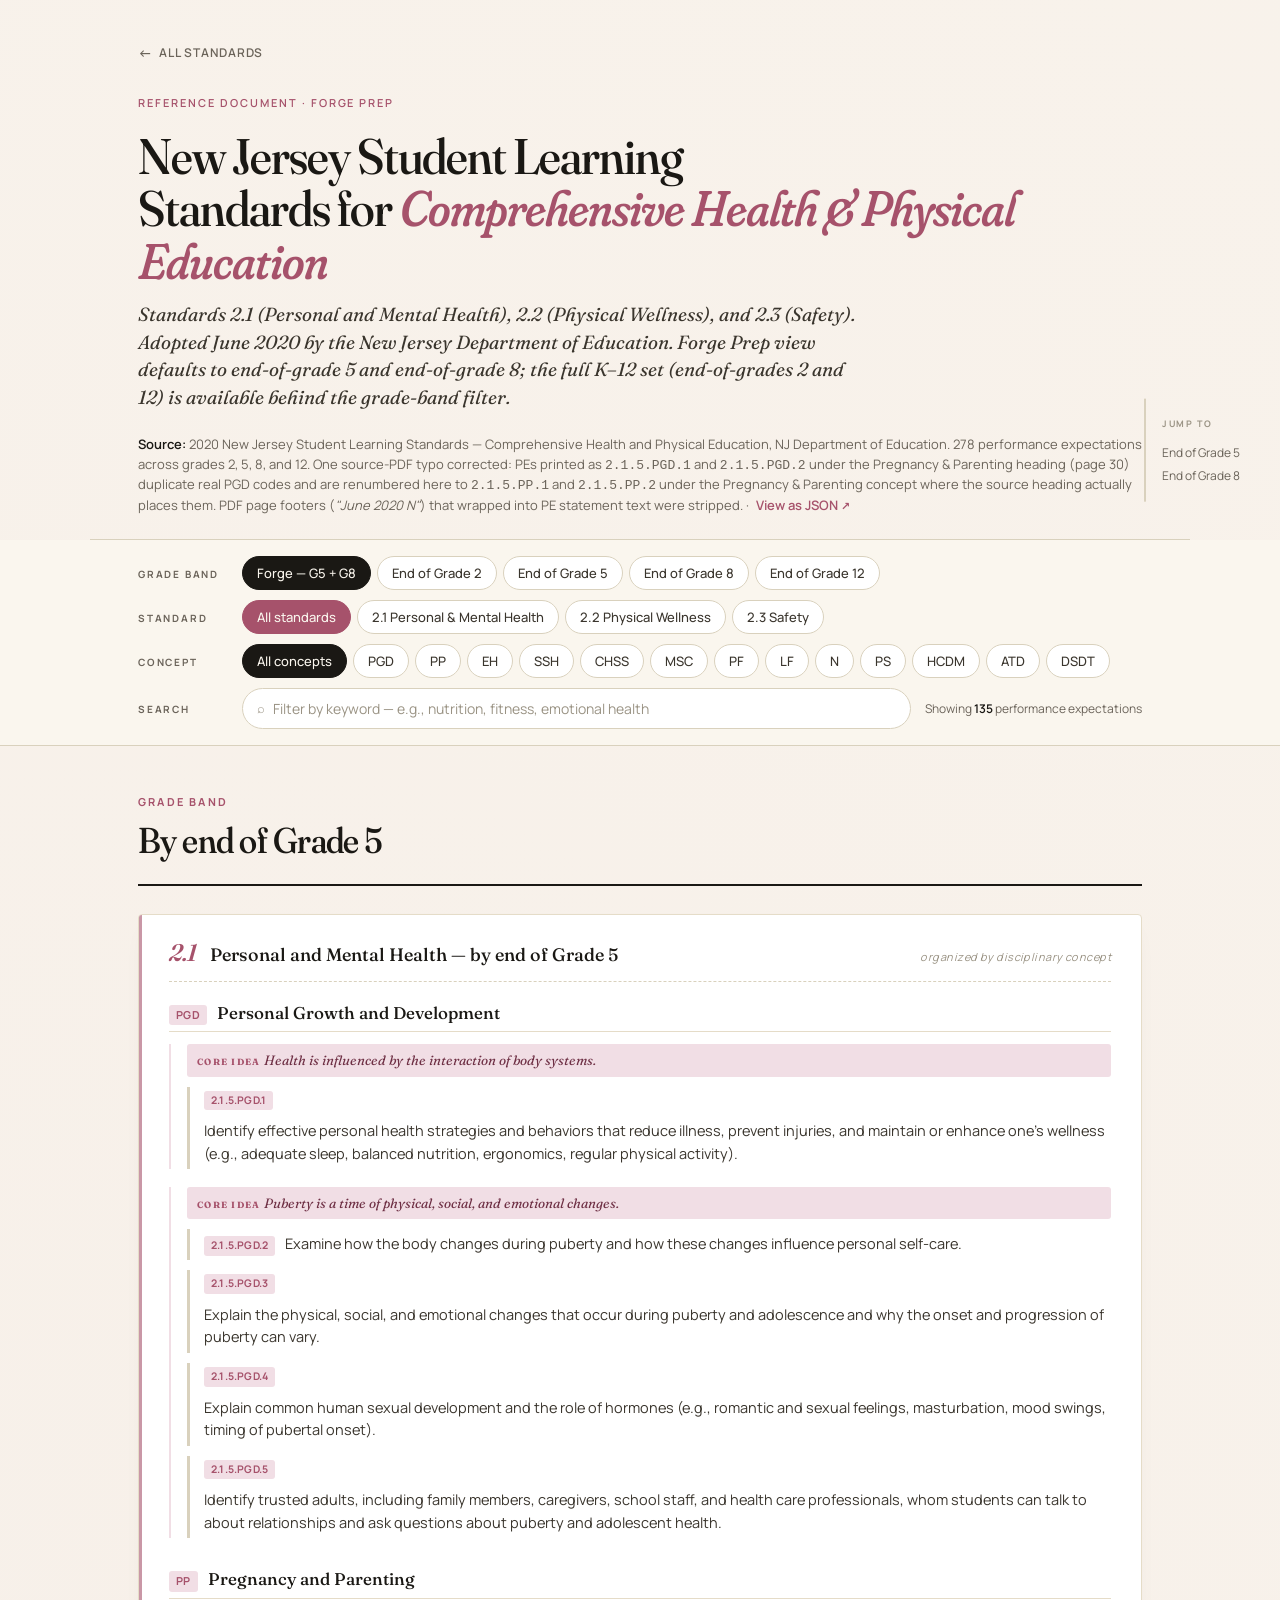
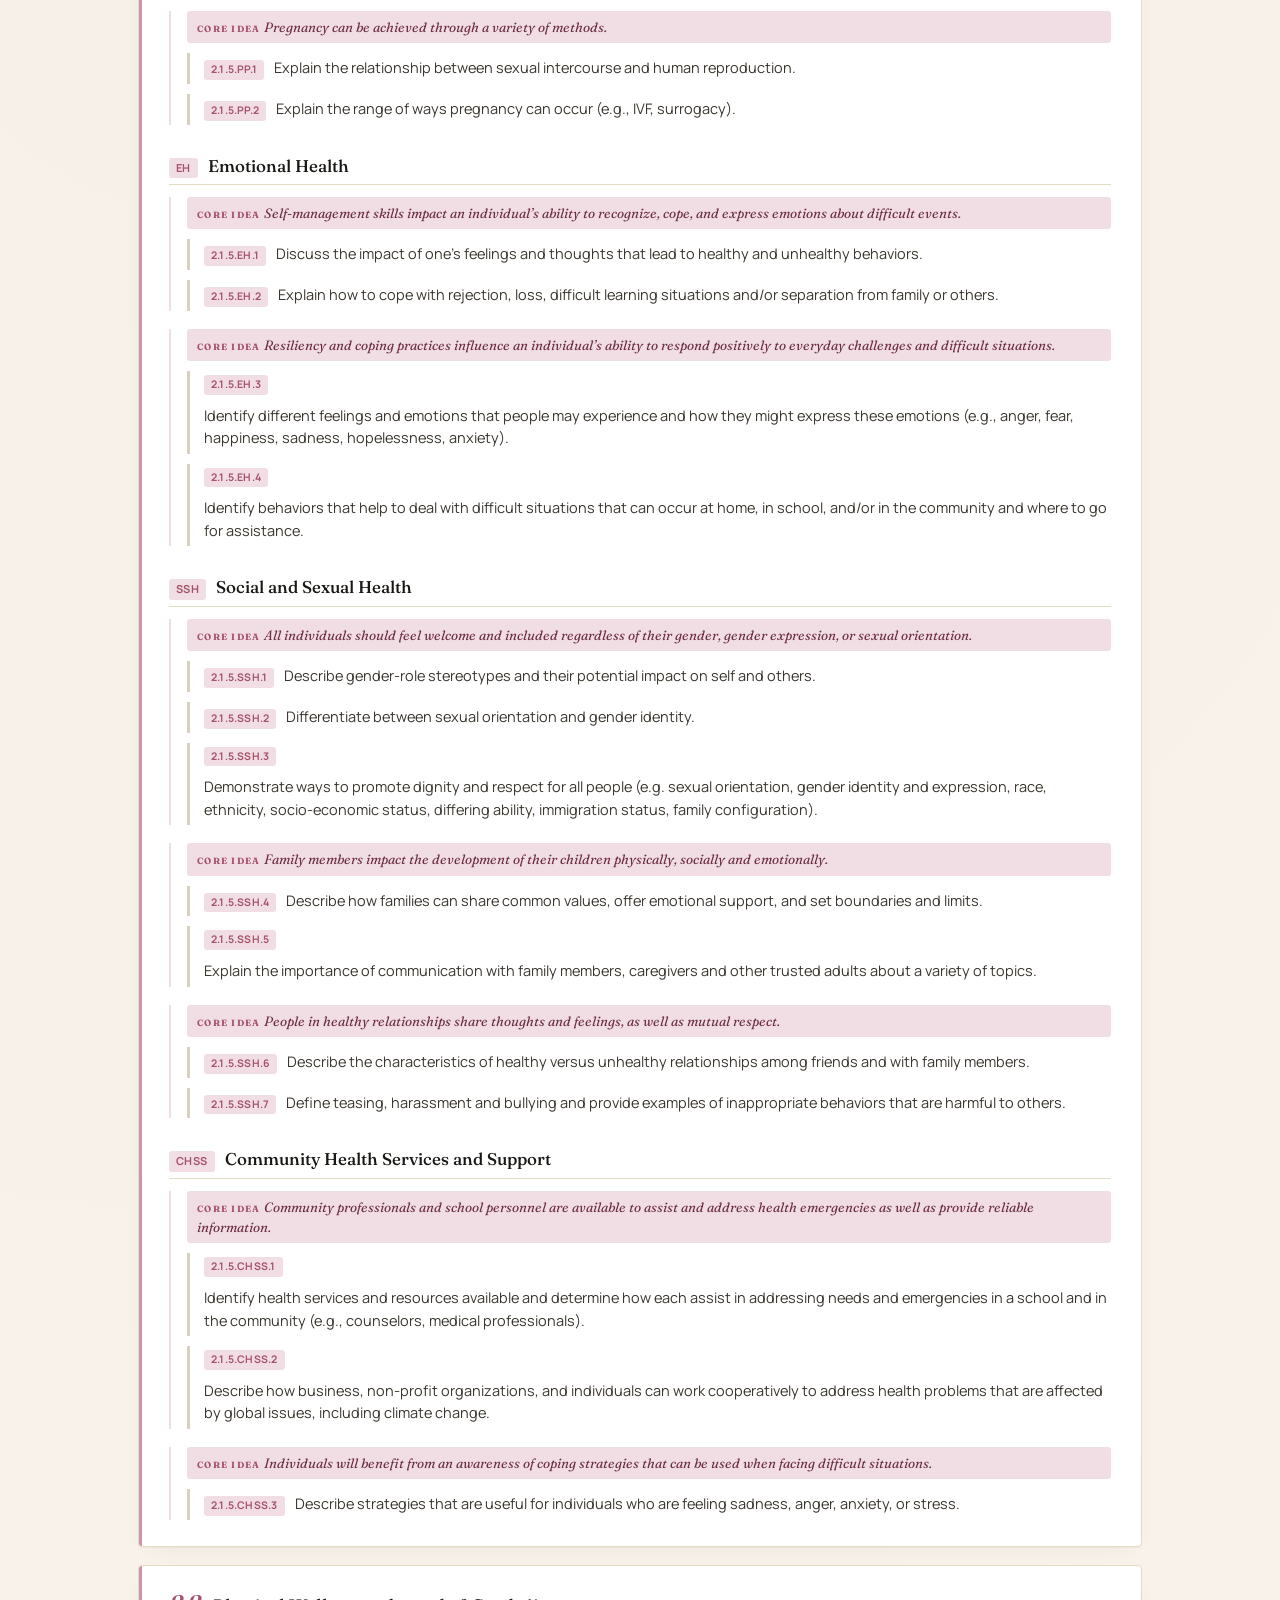
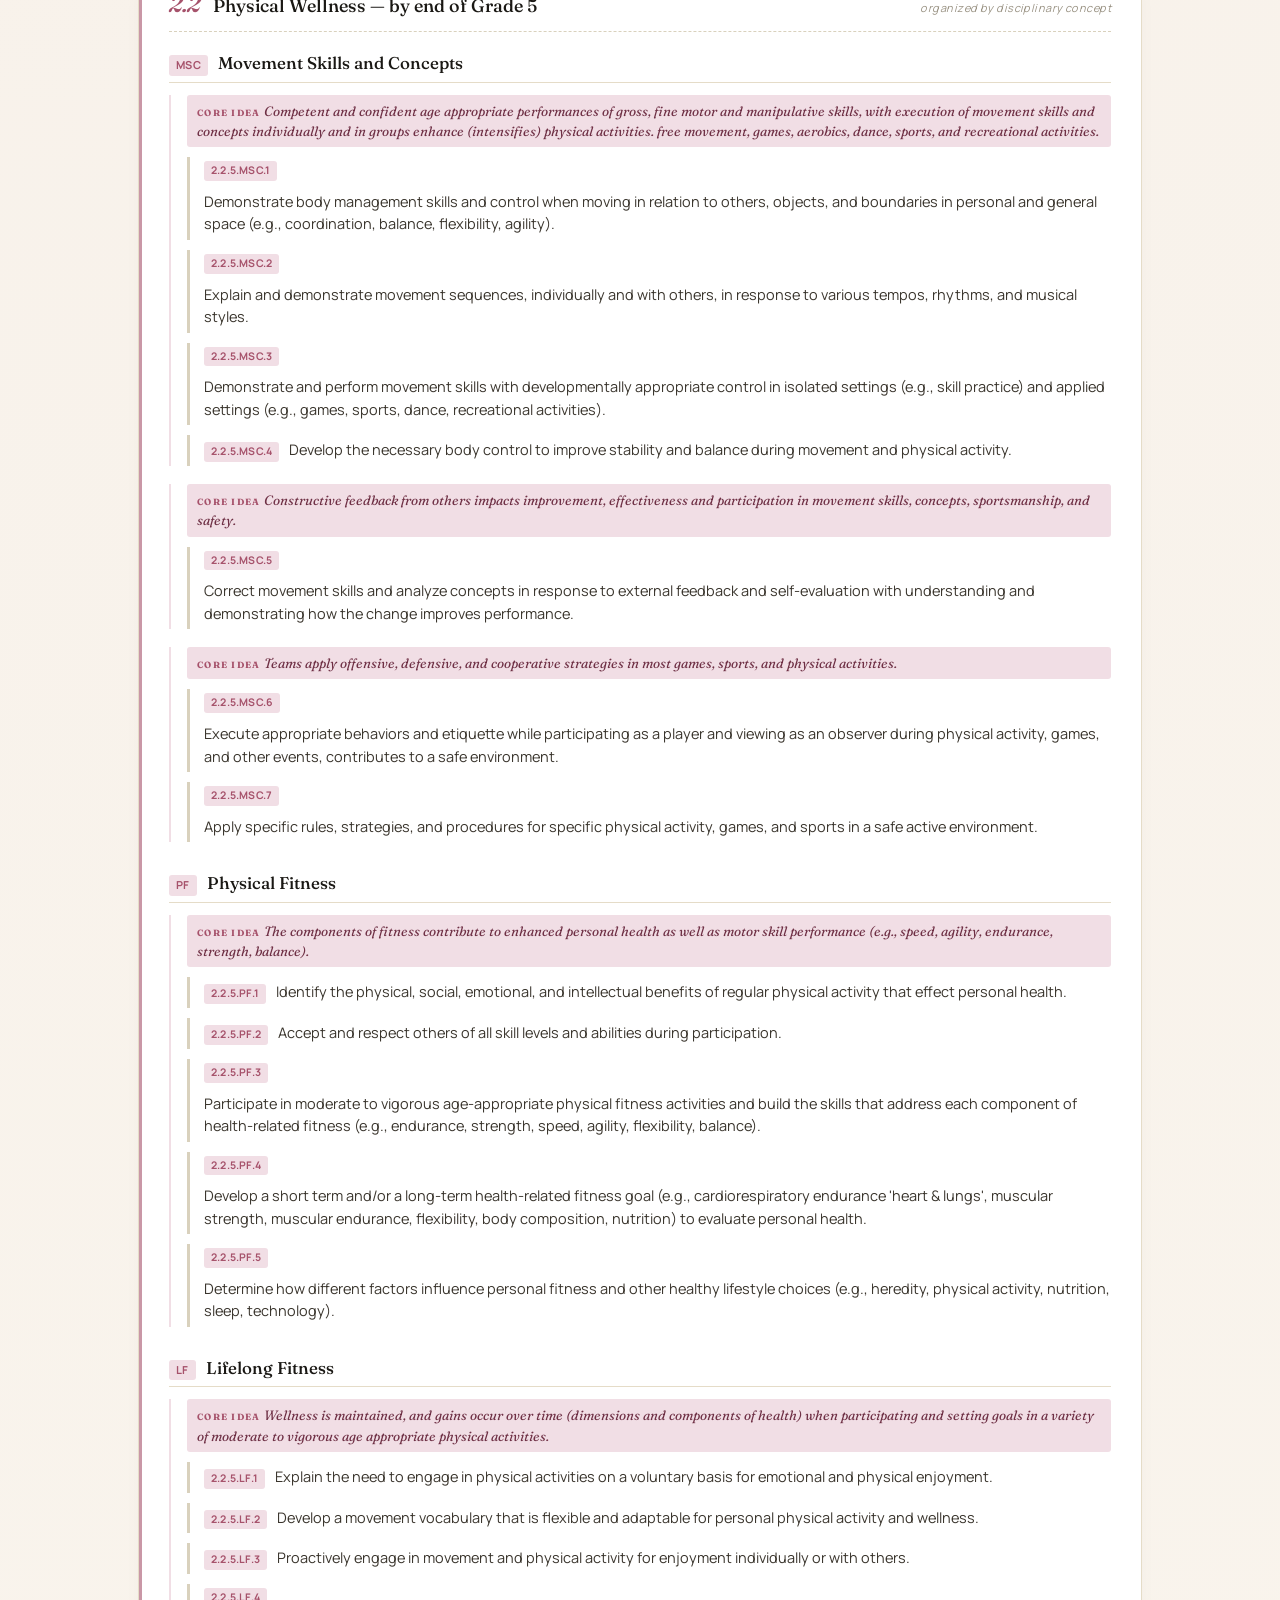
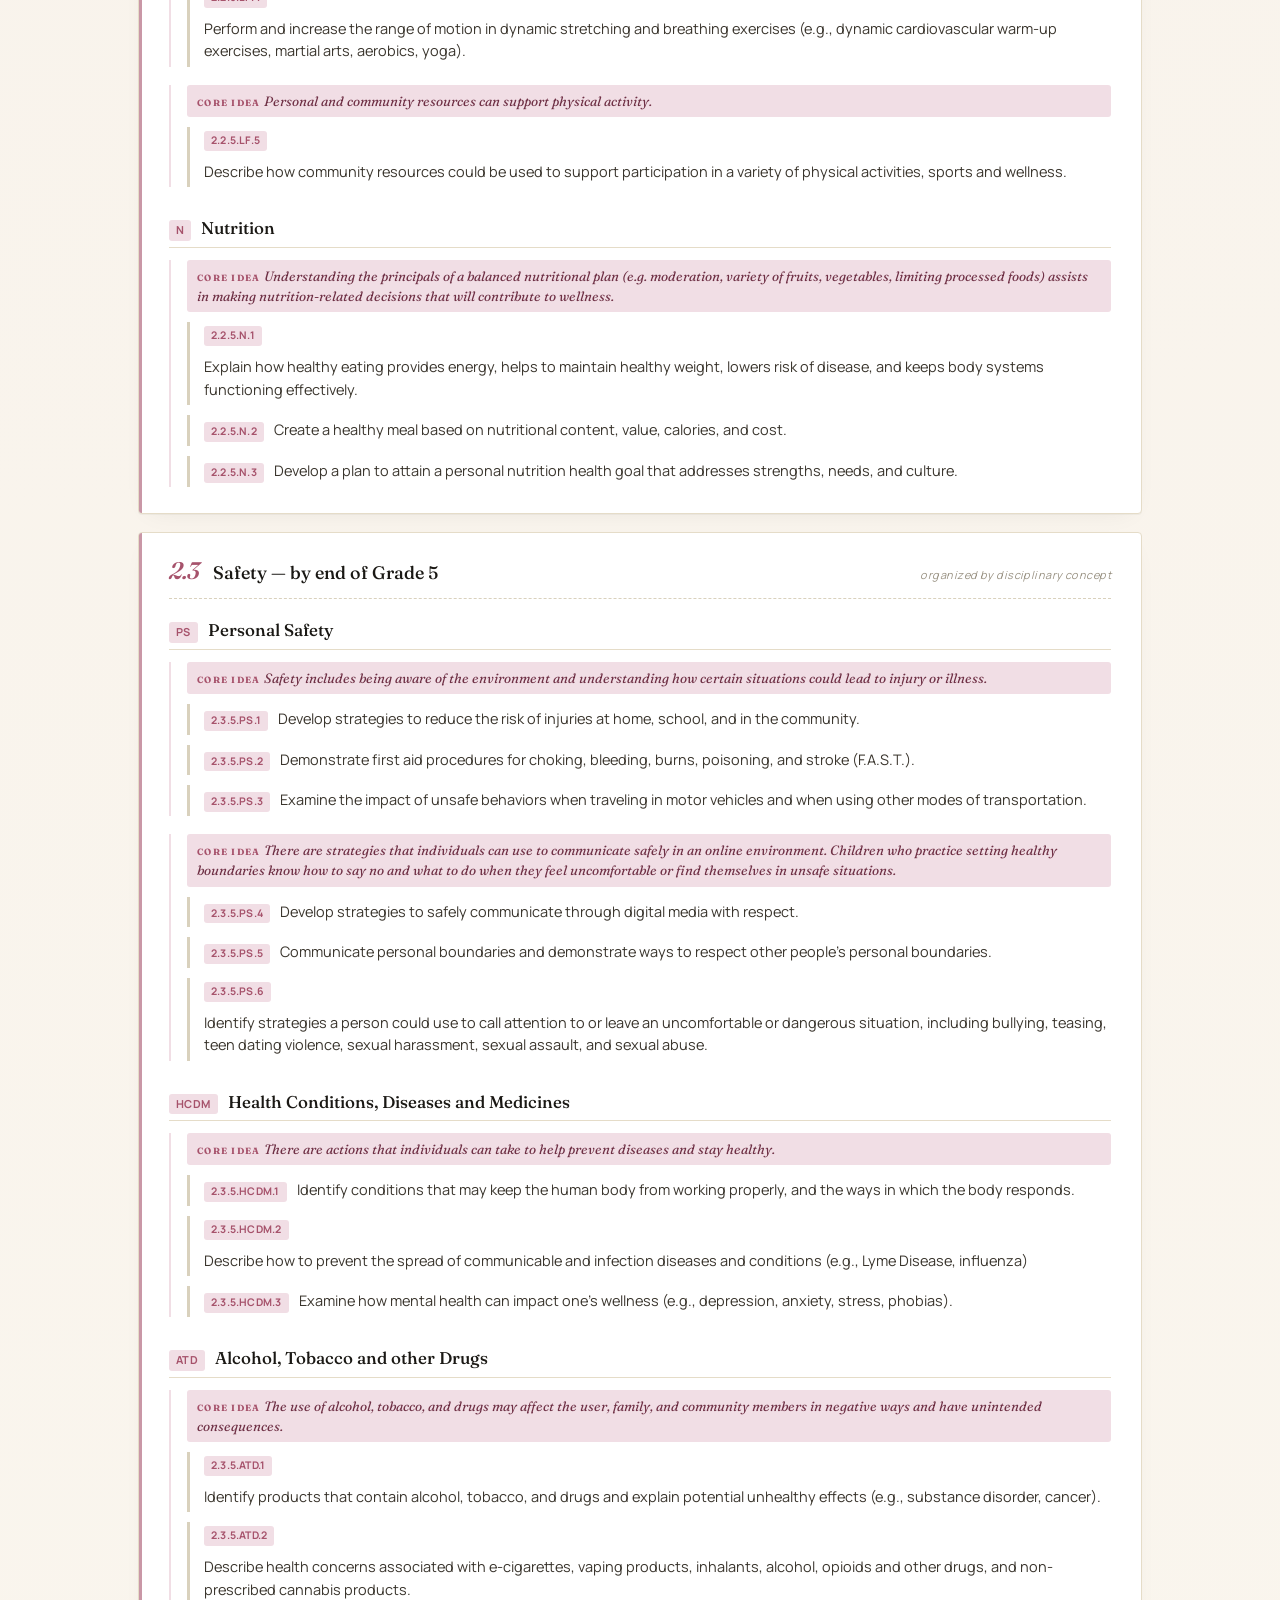
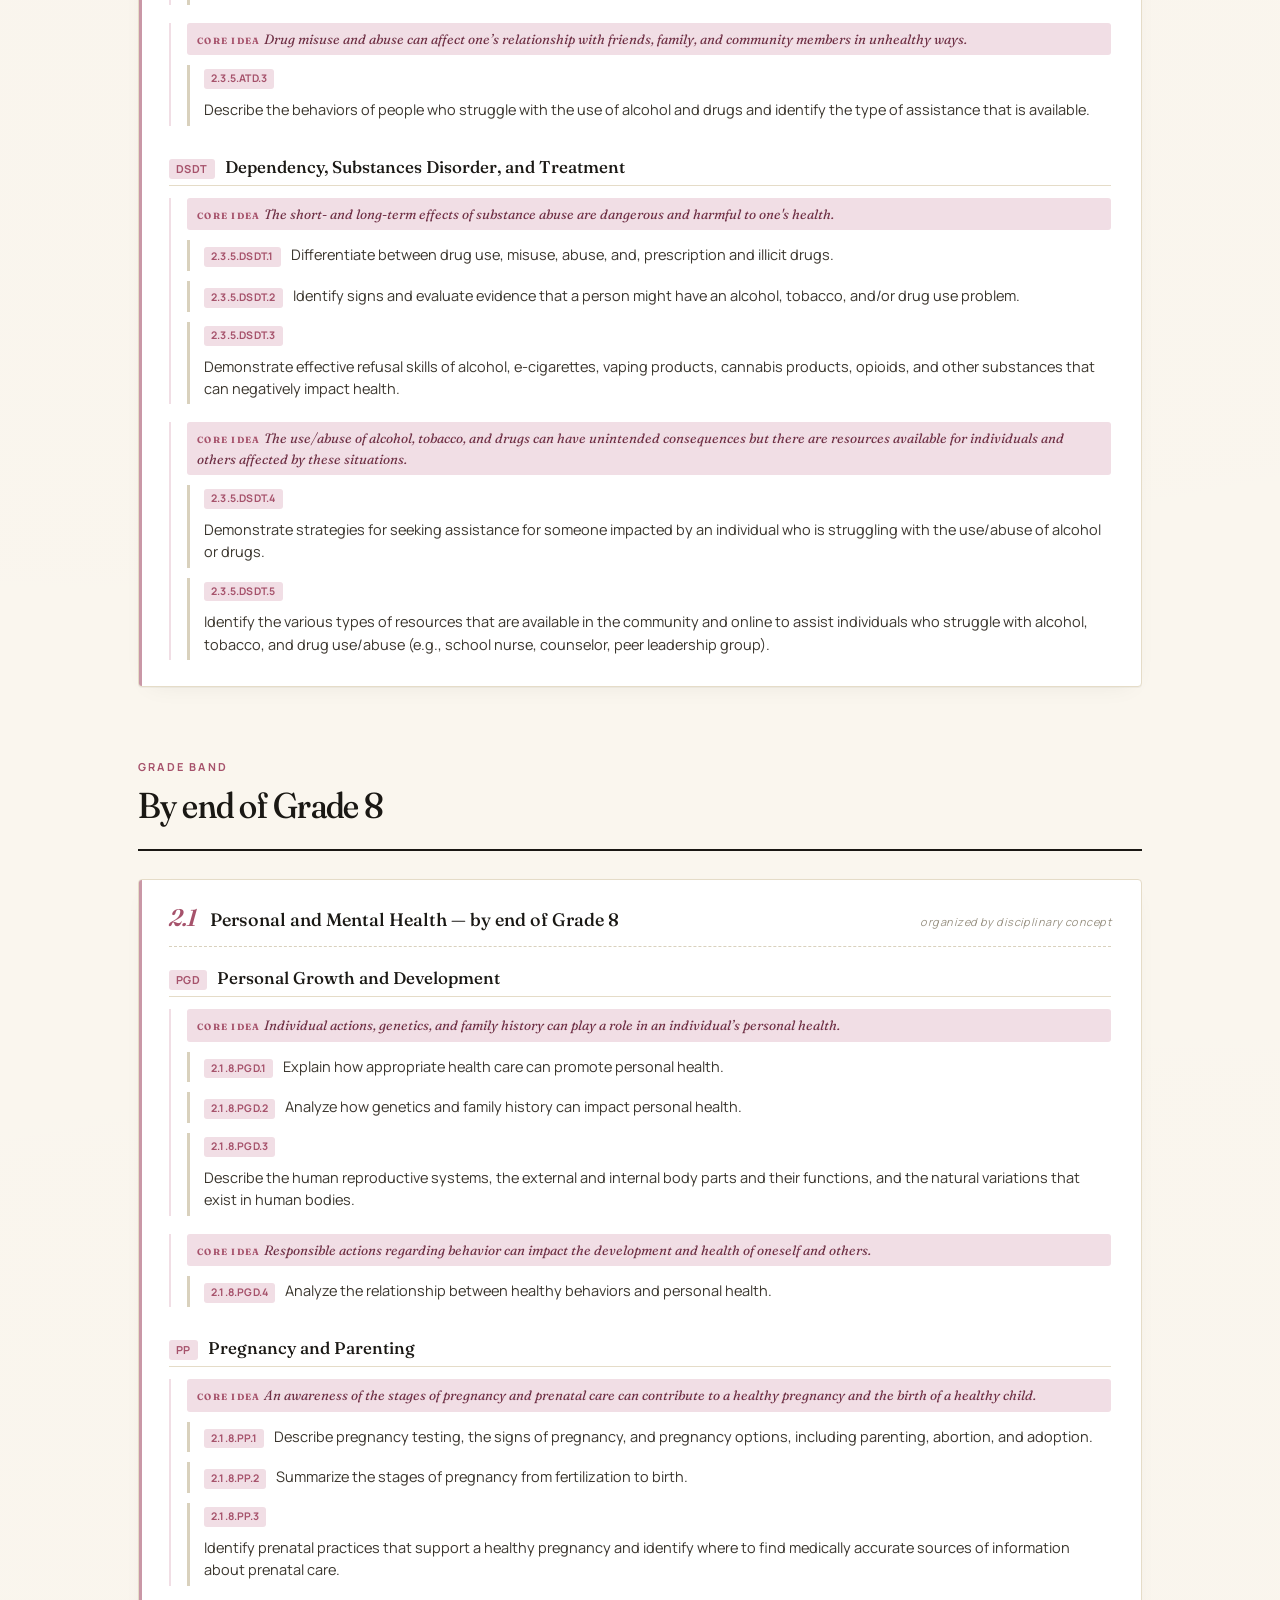
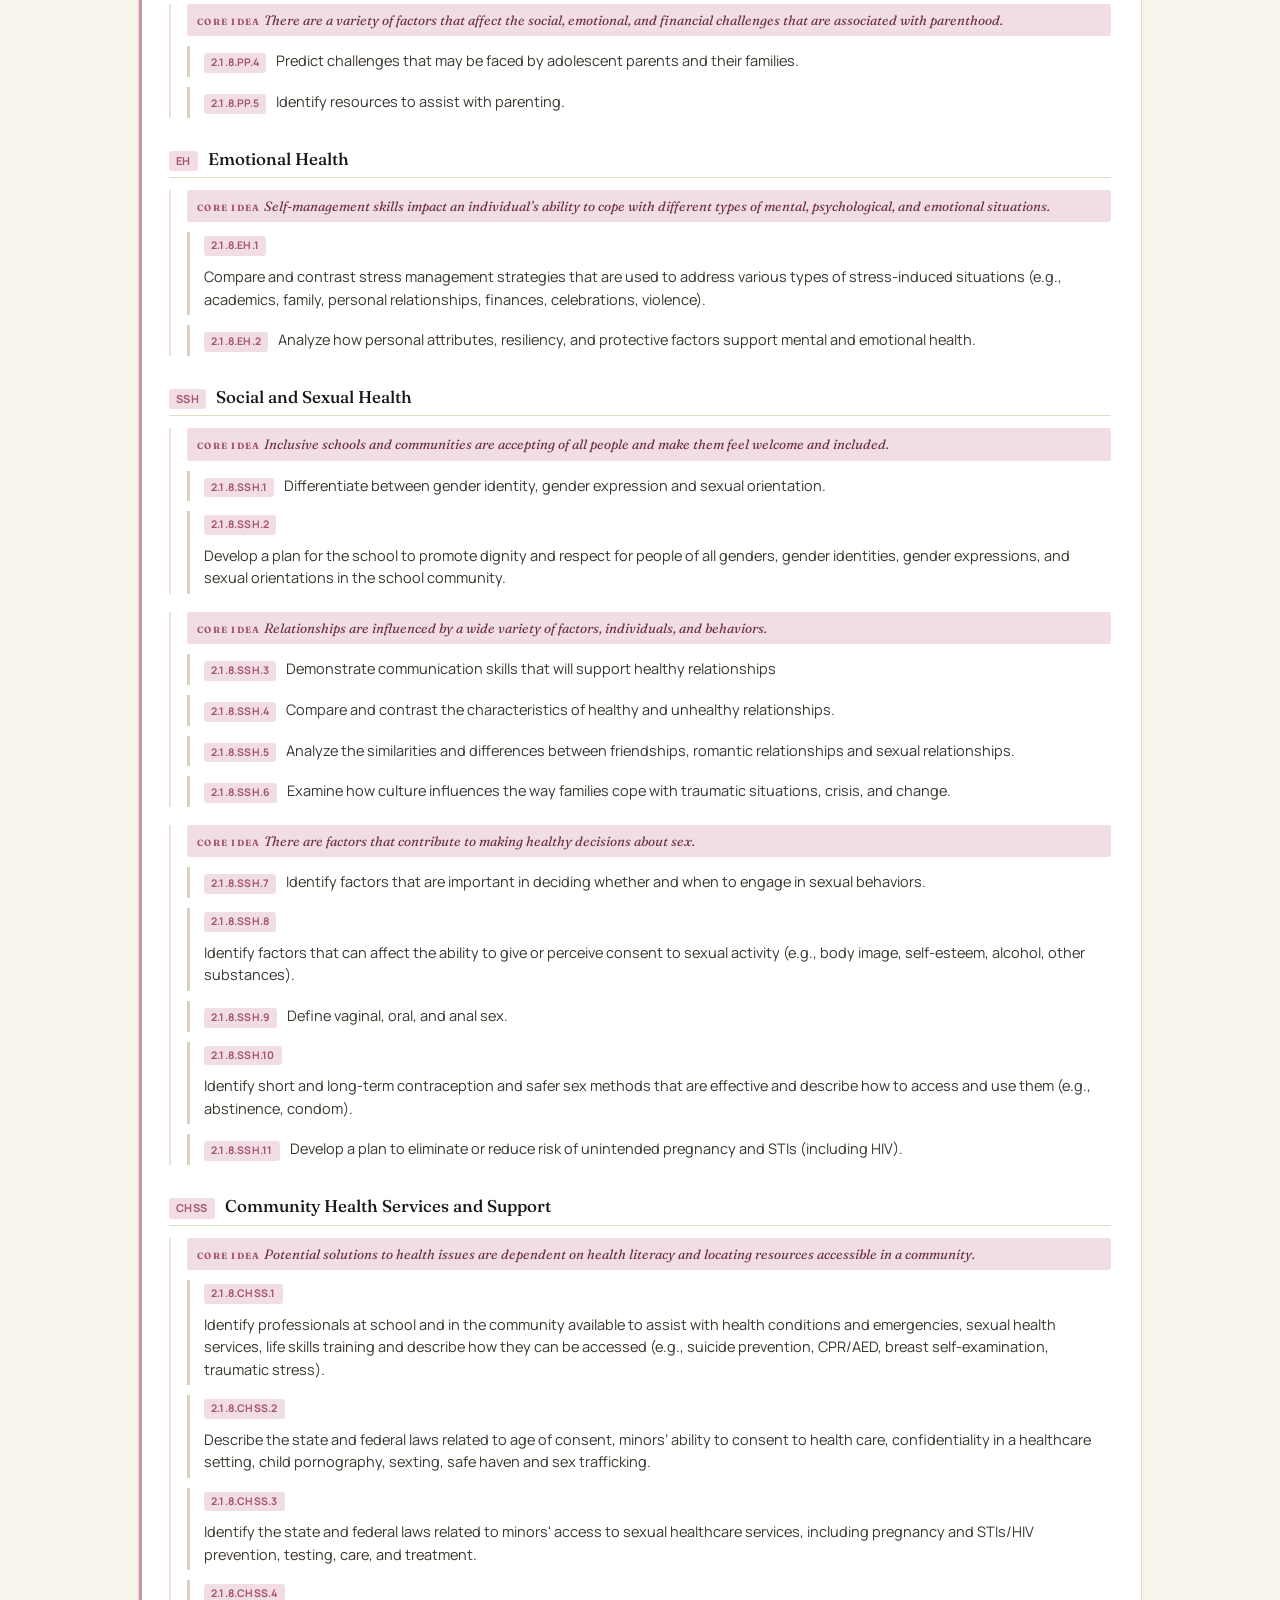
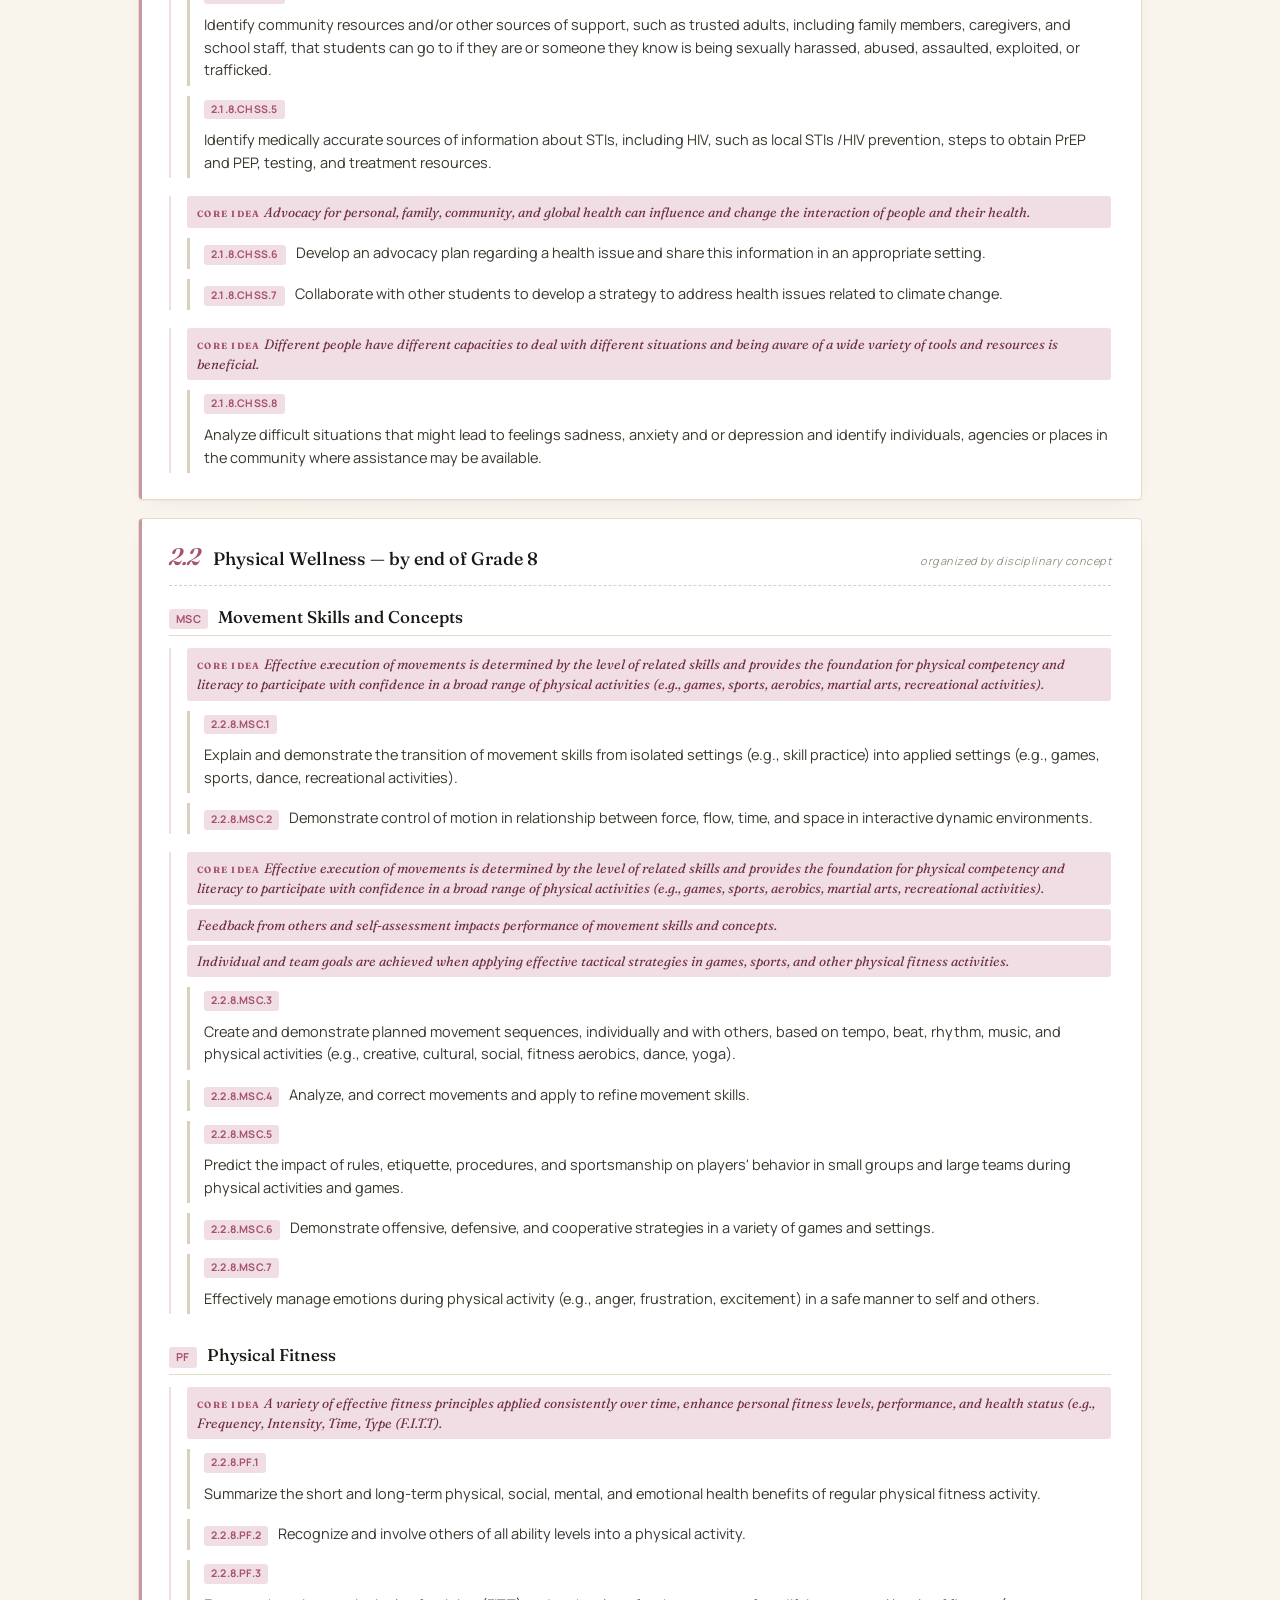
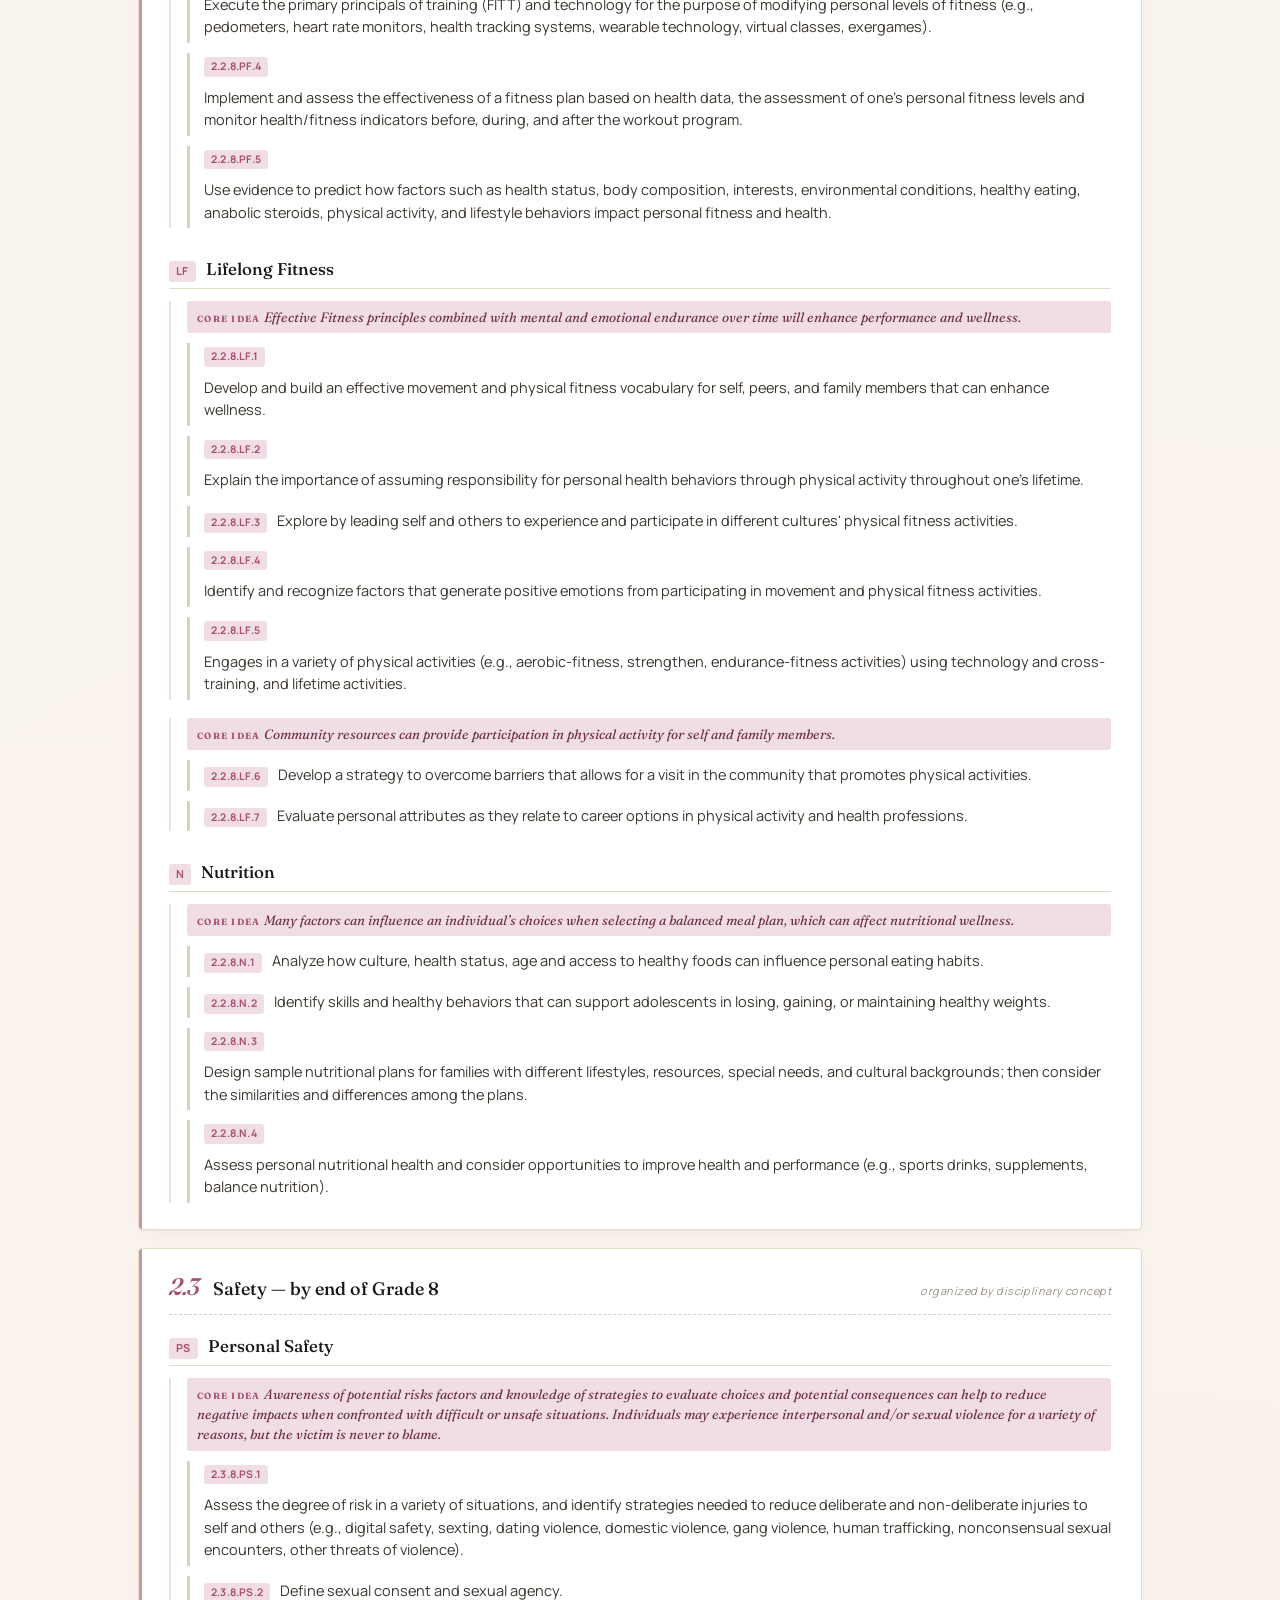
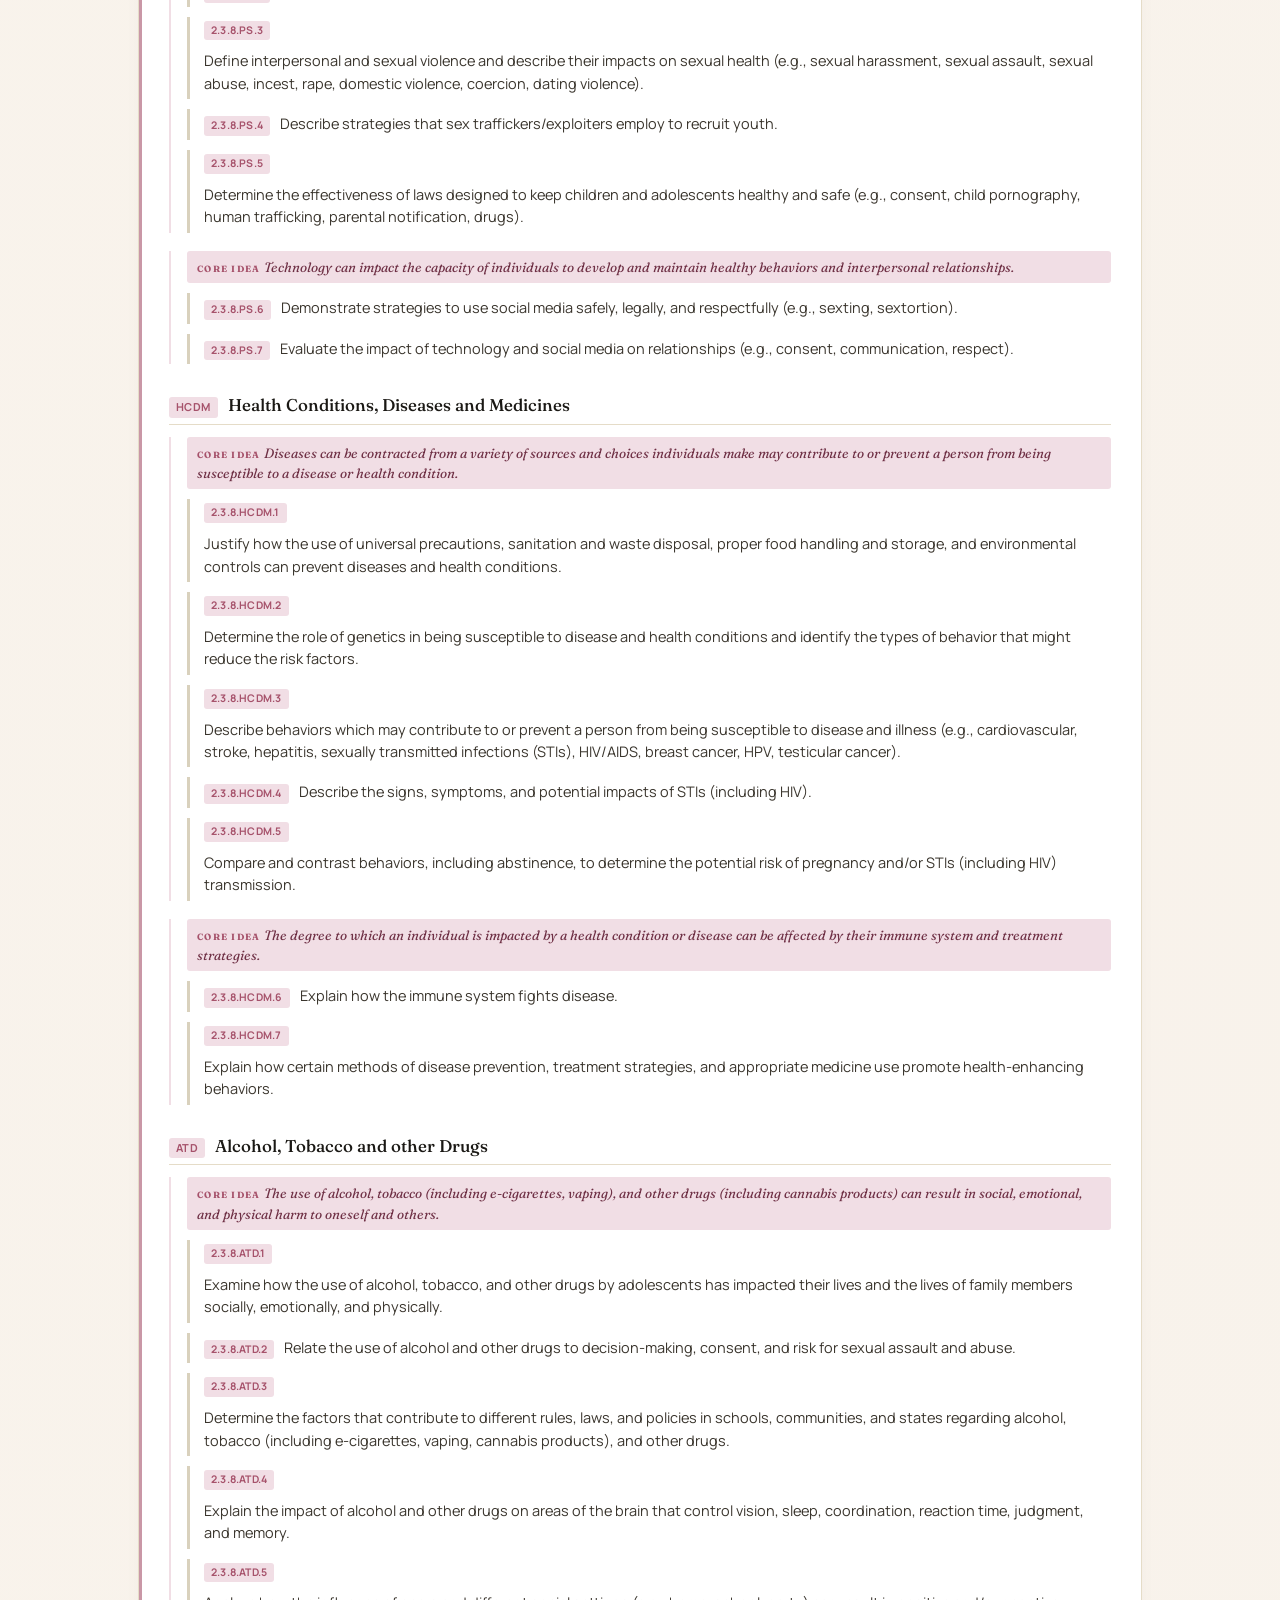
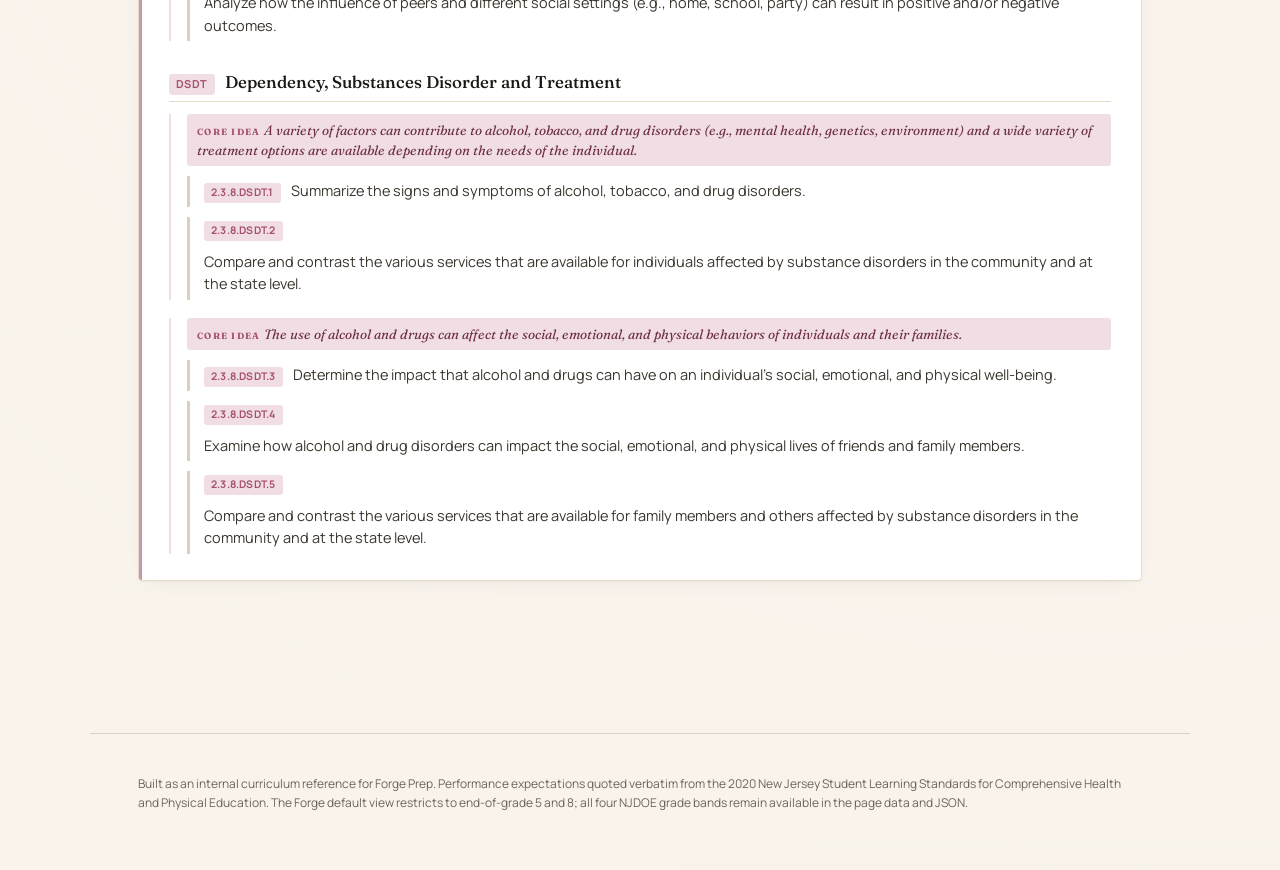
<file: chpe.html>
<!DOCTYPE html>
<html lang="en">
<head>
<meta charset="UTF-8">
<meta name="viewport" content="width=device-width, initial-scale=1.0">
<title>New Jersey Student Learning Standards — Comprehensive Health & Physical Education — Grades 5 + 8</title>
<link rel="alternate" type="application/json" href="data/all.json" title="All NJSLS standards as JSON">
<link rel="alternate" type="application/json" href="data/chpe.json" title="This subject as JSON">
<link rel="preconnect" href="https://fonts.googleapis.com">
<link rel="preconnect" href="https://fonts.gstatic.com" crossorigin>
<link href="https://fonts.googleapis.com/css2?family=Fraunces:opsz,wght,SOFT@9..144,400;9..144,500;9..144,600;9..144,700&family=Manrope:wght@400;500;600;700&display=swap" rel="stylesheet">
<link rel="stylesheet" href="assets/cc-backlinks.css">
<script defer src="assets/cc-backlinks.js"></script>
<style>
:root {
  --bg: #FAF6EE;
  --surface: #FFFFFF;
  --ink: #1A1814;
  --ink-soft: #3A352D;
  --muted: #6B645A;
  --faint: #9A9384;
  --accent: #A6526B;
  --accent-soft: #C8949F;
  --accent-pale: #F1DEE5;
  --accent-deep: #6E2F44;
  --divider: #E5DCC8;
  --rule: #D9D1BD;
  --shadow: 0 1px 0 rgba(26,24,20,0.04), 0 8px 24px -12px rgba(26,24,20,0.08);
}
* { box-sizing: border-box; margin: 0; padding: 0; }
html { scroll-behavior: smooth; -webkit-font-smoothing: antialiased; }
body {
  background: var(--bg); color: var(--ink);
  font-family: 'Manrope', -apple-system, system-ui, sans-serif;
  font-size: 16px; line-height: 1.5; min-height: 100vh;
  background-image:
    radial-gradient(circle at 15% 10%, rgba(166,82,107,0.035) 0%, transparent 42%),
    radial-gradient(circle at 85% 90%, rgba(166,82,107,0.025) 0%, transparent 50%);
}
header.masthead {
  max-width: 1100px; margin: 0 auto;
  padding: 40px 48px 24px; border-bottom: 1px solid var(--rule);
}
.back-link {
  display: inline-flex; align-items: center; gap: 6px;
  font-size: 12px; font-weight: 600; letter-spacing: 0.08em;
  text-transform: uppercase; color: var(--muted);
  text-decoration: none; margin-bottom: 28px;
  padding: 4px 0; border-bottom: 1px solid transparent;
  transition: color 160ms ease, border-color 160ms ease;
}
.back-link:hover { color: var(--accent); border-bottom-color: var(--accent); }
.back-link .arrow { font-size: 14px; line-height: 1; }
.eyebrow {
  font-size: 11px; font-weight: 600; letter-spacing: 0.18em;
  text-transform: uppercase; color: var(--accent); margin-bottom: 18px;
}
h1.title {
  font-family: 'Fraunces', Georgia, serif;
  font-variation-settings: 'opsz' 144, 'SOFT' 30;
  font-weight: 500; font-size: clamp(32px, 4.5vw, 50px);
  line-height: 1.05; letter-spacing: -0.02em; margin-bottom: 14px;
}
h1.title em {
  font-style: italic;
  font-variation-settings: 'opsz' 144, 'SOFT' 100;
  color: var(--accent);
}
.subtitle {
  font-family: 'Fraunces', Georgia, serif;
  font-variation-settings: 'opsz' 24;
  font-style: italic; font-size: 19px; color: var(--ink-soft);
  max-width: 720px; line-height: 1.45;
}
.source-line { margin-top: 24px; font-size: 13px; color: var(--muted); }
.source-line strong { color: var(--ink); font-weight: 600; }
.source-line .json-link {
  color: var(--accent);
  text-decoration: none;
  font-weight: 600;
  border-bottom: 1px solid transparent;
  transition: border-color 160ms ease;
  white-space: nowrap;
  margin-left: 4px;
}
.source-line .json-link:hover { border-bottom-color: var(--accent); }
.source-line .json-link .arrow {
  display: inline-block; margin-left: 3px; font-size: 11px;
}


.filter-bar {
  position: sticky; top: 0; z-index: 50;
  background: rgba(250,246,238,0.94);
  backdrop-filter: blur(12px); -webkit-backdrop-filter: blur(12px);
  border-bottom: 1px solid var(--rule);
}
.filter-inner {
  max-width: 1100px; margin: 0 auto; padding: 16px 48px;
  display: flex; flex-direction: column; gap: 10px;
}
.filter-row {
  display: flex; flex-wrap: wrap; gap: 14px; align-items: baseline;
}
.filter-label {
  font-size: 10px; font-weight: 700; letter-spacing: 0.18em;
  text-transform: uppercase; color: var(--muted);
  min-width: 90px; padding-top: 4px;
}
.pills { display: flex; flex-wrap: wrap; gap: 6px; }
.pill {
  font-size: 13px; font-weight: 500; padding: 7px 14px;
  border: 1px solid var(--rule); background: var(--surface);
  color: var(--ink-soft); border-radius: 999px; cursor: pointer;
  transition: all 160ms ease; user-select: none; white-space: nowrap;
  font-family: inherit;
}
.pill:hover { border-color: var(--accent-soft); color: var(--accent); }
.pill.active { background: var(--ink); color: var(--bg); border-color: var(--ink); }
.pill.accent.active { background: var(--accent); border-color: var(--accent); }
.pill.dim { opacity: 0.4; }

.search-wrap {
  display: flex; align-items: center; gap: 8px; flex: 1; min-width: 220px;
  border: 1px solid var(--rule); background: var(--surface);
  border-radius: 999px; padding: 6px 14px;
  transition: border-color 160ms ease;
}
.search-wrap:focus-within { border-color: var(--accent); }
.search-wrap input {
  flex: 1; border: none; outline: none; background: transparent;
  font-family: inherit; font-size: 14px; color: var(--ink);
  padding: 4px 0;
}
.search-wrap input::placeholder { color: var(--faint); }
.search-icon { color: var(--faint); font-size: 13px; }
.search-clear {
  background: none; border: none; color: var(--faint); cursor: pointer;
  font-size: 16px; line-height: 1; padding: 2px 4px;
  display: none;
}
.search-clear.visible { display: inline-block; }
.search-clear:hover { color: var(--accent); }

.meta-counter {
  font-size: 12px; color: var(--muted); margin-left: auto;
  padding-top: 4px; white-space: nowrap;
}
.meta-counter strong { color: var(--ink); font-weight: 600; }

main { max-width: 1100px; margin: 0 auto; padding: 48px 48px 80px; }

.band-section { margin-bottom: 72px; scroll-margin-top: 200px; }
.band-section.hidden { display: none; }
.band-header {
  margin-bottom: 28px; padding-bottom: 18px; border-bottom: 2px solid var(--ink);
}
.band-eyebrow {
  font-size: 11px; font-weight: 700; letter-spacing: 0.2em;
  text-transform: uppercase; color: var(--accent); margin-bottom: 10px;
}
.band-title {
  font-family: 'Fraunces', Georgia, serif;
  font-variation-settings: 'opsz' 96, 'SOFT' 50;
  font-weight: 500; font-size: 36px; line-height: 1.1;
  letter-spacing: -0.015em; margin-bottom: 6px;
}
.band-sub {
  font-family: 'Fraunces', Georgia, serif;
  font-variation-settings: 'opsz' 18;
  font-style: italic; font-size: 15px; color: var(--muted);
  max-width: 720px; line-height: 1.5;
}

.standard-card {
  background: var(--surface); border: 1px solid var(--divider);
  border-radius: 4px; padding: 26px 30px;
  margin-bottom: 18px;
  box-shadow: var(--shadow); position: relative; overflow: hidden;
}
.standard-card.hidden { display: none; }
.standard-card::before {
  content: ''; position: absolute; left: 0; top: 0; bottom: 0;
  width: 3px; background: var(--accent); opacity: 0.6;
}

.standard-header {
  margin-bottom: 18px; padding-bottom: 14px;
  border-bottom: 1px dashed var(--rule);
  display: flex; align-items: baseline; gap: 14px; flex-wrap: wrap;
}
.standard-code {
  font-family: 'Fraunces', Georgia, serif;
  font-variation-settings: 'opsz' 96, 'SOFT' 30;
  font-weight: 600; font-style: italic; font-size: 24px;
  color: var(--accent); line-height: 1; letter-spacing: -0.01em;
}
.standard-name {
  font-family: 'Fraunces', Georgia, serif;
  font-variation-settings: 'opsz' 24;
  font-weight: 500; font-size: 18px; color: var(--ink);
  line-height: 1.25; flex: 1;
}
.standard-orglabel {
  font-size: 11px; color: var(--faint); letter-spacing: 0.04em;
  font-style: italic; white-space: nowrap;
}

.concept-block { margin-bottom: 28px; }
.concept-block:last-child { margin-bottom: 0; }
.concept-block.hidden { display: none; }

.concept-header {
  margin-bottom: 12px; padding-bottom: 6px;
  border-bottom: 1px solid var(--divider);
  display: flex; align-items: baseline; gap: 10px;
}
.concept-name {
  font-family: 'Fraunces', Georgia, serif;
  font-variation-settings: 'opsz' 24;
  font-weight: 500; font-size: 17px; color: var(--ink);
}
.concept-abbrev {
  font-size: 11px; font-weight: 700; letter-spacing: 0.04em;
  color: var(--accent); background: var(--accent-pale);
  padding: 2px 7px; border-radius: 3px;
}

.core-idea-block {
  margin-bottom: 18px;
  padding-left: 16px;
  border-left: 2px solid var(--accent-pale);
}
.core-idea-block:last-child { margin-bottom: 0; }
.core-idea-block.hidden { display: none; }

.core-idea {
  font-family: 'Fraunces', Georgia, serif;
  font-variation-settings: 'opsz' 18;
  font-style: italic; font-size: 13.5px; color: var(--accent-deep);
  line-height: 1.5; margin-bottom: 6px;
  padding: 6px 10px;
  background: var(--accent-pale);
  border-radius: 3px;
}
.core-idea + .core-idea { margin-top: -2px; }
.core-idea-block > .core-idea:first-of-type::before {
  content: 'Core idea  ';
  font-style: normal;
  font-size: 9px; font-weight: 700; letter-spacing: 0.14em;
  text-transform: uppercase; color: var(--accent);
}
.core-idea-block > .pe-list { margin-top: 10px; }

.pe-list { display: flex; flex-direction: column; gap: 10px; }

.pe-entry {
  border-left: 3px solid var(--rule); padding: 4px 0 4px 14px;
}
.pe-entry.hidden { display: none; }
.pe-header { display: flex; align-items: baseline; gap: 10px; flex-wrap: wrap; }
.pe-code {
  font-family: 'Manrope', sans-serif;
  font-size: 10.5px; font-weight: 700; letter-spacing: 0.02em;
  color: var(--accent); white-space: nowrap;
  background: var(--accent-pale); padding: 2px 7px; border-radius: 3px;
}
.pe-statement {
  font-size: 14.5px; line-height: 1.55; color: var(--ink-soft);
}

.toc-nav {
  position: fixed; right: 24px; top: 50%;
  transform: translateY(-50%); z-index: 30;
  display: flex; flex-direction: column; gap: 8px;
  padding: 18px 16px; border-left: 2px solid var(--rule);
}
.toc-nav-label {
  font-size: 9px; font-weight: 700; letter-spacing: 0.18em;
  text-transform: uppercase; color: var(--faint); margin-bottom: 6px;
}
.toc-nav a {
  font-size: 12px; color: var(--muted); text-decoration: none;
  transition: color 160ms ease; line-height: 1.3;
}
.toc-nav a:hover { color: var(--accent); }
.toc-nav a.hidden { display: none; }

footer {
  max-width: 1100px; margin: 0 auto;
  padding: 40px 48px 60px; border-top: 1px solid var(--rule);
  font-size: 12px; color: var(--muted); line-height: 1.6;
}

.empty-state {
  padding: 60px 30px; text-align: center; color: var(--muted);
  font-family: 'Fraunces', Georgia, serif;
  font-variation-settings: 'opsz' 24;
  font-style: italic; font-size: 18px;
  display: none;
}
.empty-state.visible { display: block; }

@media (max-width: 980px) {
  .toc-nav { display: none; }
}
@media (max-width: 720px) {
  header.masthead { padding: 32px 24px 24px; }
  .filter-inner { padding: 14px 24px; }
  .filter-label { min-width: 0; }
  main { padding: 36px 24px 60px; }
  footer { padding: 32px 24px 48px; }
  .standard-card { padding: 22px 22px; }
  .band-title { font-size: 28px; }
  .meta-counter { margin-left: 0; }
}
</style>
</head>
<body>

<header class="masthead">
  <a href="index.html" class="back-link"><span class="arrow">←</span> All standards</a>
  <div class="eyebrow">Reference Document · Forge Prep</div>
  <h1 class="title">New Jersey Student Learning<br>Standards for <em>Comprehensive Health &amp; Physical Education</em></h1>
  <p class="subtitle">Standards 2.1 (Personal and Mental Health), 2.2 (Physical Wellness), and 2.3 (Safety). Adopted June 2020 by the New Jersey Department of Education. Forge Prep view defaults to end-of-grade 5 and end-of-grade 8; the full K–12 set (end-of-grades 2 and 12) is available behind the grade-band filter.</p>
  <div class="source-line"><strong>Source:</strong> 2020 New Jersey Student Learning Standards — Comprehensive Health and Physical Education, NJ Department of Education. 278 performance expectations across grades 2, 5, 8, and 12. One source-PDF typo corrected: PEs printed as <code>2.1.5.PGD.1</code> and <code>2.1.5.PGD.2</code> under the Pregnancy &amp; Parenting heading (page 30) duplicate real PGD codes and are renumbered here to <code>2.1.5.PP.1</code> and <code>2.1.5.PP.2</code> under the Pregnancy &amp; Parenting concept where the source heading actually places them. PDF page footers (<em>"June 2020 N"</em>) that wrapped into PE statement text were stripped. &middot; <a class="json-link" href="data/chpe.json" target="_blank" rel="noopener">View as JSON<span class="arrow">&#x2197;</span></a></div>
</header>

<nav class="filter-bar">
  <div class="filter-inner">
    <div class="filter-row">
      <span class="filter-label">Grade band</span>
      <div class="pills" id="band-pills">
        <button class="pill active" data-band="forge">Forge — G5 + G8</button>
        <button class="pill" data-band="2">End of Grade 2</button>
        <button class="pill" data-band="5">End of Grade 5</button>
        <button class="pill" data-band="8">End of Grade 8</button>
        <button class="pill" data-band="12">End of Grade 12</button>
      </div>
    </div>
    <div class="filter-row">
      <span class="filter-label">Standard</span>
      <div class="pills" id="standard-pills">
        <button class="pill accent active" data-standard="all">All standards</button>
        <button class="pill accent" data-standard="2.1">2.1 Personal &amp; Mental Health</button>
        <button class="pill accent" data-standard="2.2">2.2 Physical Wellness</button>
        <button class="pill accent" data-standard="2.3">2.3 Safety</button>
      </div>
    </div>
    <div class="filter-row">
      <span class="filter-label">Concept</span>
      <div class="pills" id="concept-pills">
        <button class="pill active" data-concept="all">All concepts</button>
      </div>
    </div>
    <div class="filter-row">
      <span class="filter-label">Search</span>
      <div class="search-wrap">
        <span class="search-icon">⌕</span>
        <input id="search-input" type="text" placeholder="Filter by keyword — e.g., nutrition, fitness, emotional health" autocomplete="off">
        <button class="search-clear" id="search-clear" aria-label="Clear search">×</button>
      </div>
      <span class="meta-counter" id="counter"></span>
    </div>
  </div>
</nav>

<aside class="toc-nav" id="toc">
  <div class="toc-nav-label">Jump to</div>
  <a href="#band-5" data-band="5">End of Grade 5</a>
  <a href="#band-8" data-band="8">End of Grade 8</a>
  <a href="#band-2" data-band="2">End of Grade 2</a>
  <a href="#band-12" data-band="12">End of Grade 12</a>
</aside>

<main id="content"></main>
<div class="empty-state" id="empty">No standards match the current filters.</div>

<footer>
  Built as an internal curriculum reference for Forge Prep. Performance expectations quoted verbatim from the 2020 New Jersey Student Learning Standards for Comprehensive Health and Physical Education. The Forge default view restricts to end-of-grade 5 and 8; all four NJDOE grade bands remain available in the page data and JSON.
</footer>

<script>
let CHPE = null;
const FORGE_BANDS = new Set(['5', '8']);

function esc(s) {
  return String(s).replace(/[&<>"']/g, c => ({'&':'&amp;','<':'&lt;','>':'&gt;','"':'&quot;',"'":'&#39;'}[c]));
}

function bandTitle(b) {
  return `By end of Grade ${b}`;
}

function render() {
  const main = document.getElementById('content');
  let html = '';

  // Render order: G5, G8, G2, G12 — Forge bands first so the default view starts at the top
  const renderOrder = ['5', '8', '2', '12'];

  for (const bandKey of renderOrder) {
    if (!CHPE.grade_bands.includes(bandKey)) continue;
    html += `<section class="band-section" id="band-${esc(bandKey)}" data-band="${esc(bandKey)}">`;
    html += `<div class="band-header">`;
    html += `<div class="band-eyebrow">Grade band</div>`;
    html += `<h2 class="band-title">${esc(bandTitle(bandKey))}</h2>`;
    html += `</div>`;

    for (const std of CHPE.standards) {
      const gb = std.grade_bands[bandKey];
      if (!gb) continue;
      html += `<div class="standard-card" data-band="${esc(bandKey)}" data-standard="${esc(std.code)}">`;
      html += `<div class="standard-header">`;
      html += `<span class="standard-code">${esc(std.code)}</span>`;
      html += `<span class="standard-name">${esc(std.name)} — by end of Grade ${esc(bandKey)}</span>`;
      html += `<span class="standard-orglabel">organized by disciplinary concept</span>`;
      html += `</div>`;

      for (const dc of gb.disciplinary_concepts) {
        html += `<div class="concept-block" data-concept="${esc(dc.abbrev)}">`;
        html += `<div class="concept-header">`;
        html += `<span class="concept-abbrev">${esc(dc.abbrev)}</span>`;
        html += `<span class="concept-name">${esc(dc.name)}</span>`;
        html += `</div>`;

        for (const cib of dc.core_idea_blocks) {
          html += `<div class="core-idea-block">`;
          for (const ci of cib.core_ideas) {
            html += `<div class="core-idea">${esc(ci)}</div>`;
          }
          html += `<div class="pe-list">`;
          for (const pe of cib.pes) {
            const searchText = (pe.statement + ' ' + pe.code + ' ' + dc.name + ' ' + cib.core_ideas.join(' ')).toLowerCase();
            html += `<div class="pe-entry" data-code="${esc(pe.code)}" data-search="${esc(searchText)}">`;
            html += `<div class="pe-header">`;
            html += `<span class="pe-code">${esc(pe.code)}</span>`;
            html += `<span class="pe-statement">${esc(pe.statement)}</span>`;
            html += `</div>`;
            html += `</div>`;
          }
          html += `</div>`;
          html += `</div>`;
        }
        html += `</div>`;  // .concept-block
      }

      html += `</div>`;  // .standard-card
    }
    html += `</section>`;
  }

  main.innerHTML = html;
}

function buildConceptPills() {
  const wrap = document.getElementById('concept-pills');
  // Already has "All concepts"; append a pill per (standard, abbrev) so each concept name stays unambiguous.
  for (const stdCode of Object.keys(CHPE.disciplinary_concepts_meta)) {
    for (const [abbrev, name] of Object.entries(CHPE.disciplinary_concepts_meta[stdCode])) {
      const btn = document.createElement('button');
      btn.className = 'pill';
      btn.dataset.concept = abbrev;
      btn.dataset.standard = stdCode;
      btn.textContent = abbrev;
      btn.title = `${stdCode} — ${name}`;
      wrap.appendChild(btn);
    }
  }
}

let activeBand = 'forge';
let activeStandard = 'all';
let activeConcept = 'all';
let activeQuery = '';

function bandMatches(cardBand) {
  if (activeBand === 'forge') return FORGE_BANDS.has(cardBand);
  return cardBand === activeBand;
}

function applyFilters() {
  const q = activeQuery.trim().toLowerCase();

  document.querySelectorAll('.pe-entry').forEach(pe => {
    let visible = true;
    if (q) visible = (pe.dataset.search || '').includes(q);
    pe.classList.toggle('hidden', !visible);
  });

  document.querySelectorAll('.core-idea-block').forEach(blk => {
    const has = blk.querySelectorAll('.pe-entry:not(.hidden)').length > 0;
    blk.classList.toggle('hidden', !has);
  });

  document.querySelectorAll('.concept-block').forEach(blk => {
    const matchConcept = activeConcept === 'all' || blk.dataset.concept === activeConcept;
    const has = blk.querySelectorAll('.core-idea-block:not(.hidden)').length > 0;
    blk.classList.toggle('hidden', !(matchConcept && has));
  });

  document.querySelectorAll('.standard-card').forEach(card => {
    const matchBand = bandMatches(card.dataset.band);
    const matchStd = activeStandard === 'all' || card.dataset.standard === activeStandard;
    const hasContent = card.querySelectorAll('.concept-block:not(.hidden)').length > 0;
    card.classList.toggle('hidden', !(matchBand && matchStd && hasContent));
  });

  document.querySelectorAll('.band-section').forEach(sec => {
    const hasCard = sec.querySelectorAll('.standard-card:not(.hidden)').length > 0;
    sec.classList.toggle('hidden', !hasCard);
  });

  document.querySelectorAll('.toc-nav a').forEach(a => {
    const b = a.dataset.band;
    const visible = activeBand === 'forge' ? FORGE_BANDS.has(b) : b === activeBand;
    a.classList.toggle('hidden', !visible);
  });

  // Dim concept pills that belong to a non-selected standard
  document.querySelectorAll('#concept-pills .pill').forEach(p => {
    if (p.dataset.concept === 'all') return;
    const dim = activeStandard !== 'all' && p.dataset.standard !== activeStandard;
    p.classList.toggle('dim', dim);
  });

  updateCounter();
}

function updateCounter() {
  let count = 0;
  document.querySelectorAll('.band-section:not(.hidden) .standard-card:not(.hidden) .concept-block:not(.hidden) .pe-entry:not(.hidden)').forEach(() => count++);
  document.getElementById('counter').innerHTML =
    `Showing <strong>${count}</strong> performance expectation${count === 1 ? '' : 's'}`;
  document.getElementById('empty').classList.toggle('visible', count === 0);
}

document.getElementById('band-pills').addEventListener('click', (e) => {
  if (e.target.tagName !== 'BUTTON') return;
  document.querySelectorAll('#band-pills .pill').forEach(p => p.classList.remove('active'));
  e.target.classList.add('active');
  activeBand = e.target.dataset.band;
  applyFilters();
});

document.getElementById('standard-pills').addEventListener('click', (e) => {
  if (e.target.tagName !== 'BUTTON') return;
  document.querySelectorAll('#standard-pills .pill').forEach(p => p.classList.remove('active'));
  e.target.classList.add('active');
  activeStandard = e.target.dataset.standard;
  // Reset concept filter when standard changes, since concept pills may now be irrelevant
  if (activeConcept !== 'all') {
    const conceptPill = document.querySelector(`#concept-pills .pill[data-concept="${activeConcept}"]`);
    if (conceptPill && activeStandard !== 'all' && conceptPill.dataset.standard !== activeStandard) {
      document.querySelectorAll('#concept-pills .pill').forEach(p => p.classList.remove('active'));
      document.querySelector('#concept-pills .pill[data-concept="all"]').classList.add('active');
      activeConcept = 'all';
    }
  }
  applyFilters();
});

document.getElementById('concept-pills').addEventListener('click', (e) => {
  if (e.target.tagName !== 'BUTTON') return;
  document.querySelectorAll('#concept-pills .pill').forEach(p => p.classList.remove('active'));
  e.target.classList.add('active');
  activeConcept = e.target.dataset.concept;
  applyFilters();
});

const searchInput = document.getElementById('search-input');
const searchClear = document.getElementById('search-clear');
searchInput.addEventListener('input', (e) => {
  activeQuery = e.target.value;
  searchClear.classList.toggle('visible', !!activeQuery);
  applyFilters();
});
searchClear.addEventListener('click', () => {
  searchInput.value = '';
  activeQuery = '';
  searchClear.classList.remove('visible');
  applyFilters();
  searchInput.focus();
});
searchInput.addEventListener('keydown', (e) => {
  if (e.key === 'Escape' && activeQuery) searchClear.click();
});

fetch('data/chpe.json').then(r => r.json()).then(data => {
  CHPE = data;
  buildConceptPills();
  render();
  applyFilters();
  if (window.attachCCBacklinks) window.attachCCBacklinks();
}).catch(err => {
  document.getElementById('content').innerHTML =
    '<div style="padding:60px 30px;text-align:center;color:var(--muted);">Failed to load standards data. Refresh the page; if the issue persists, the <code>data/</code> directory may be missing.</div>';
  console.error('njsls data load failed:', err);
});
</script>
</body>
</html>
</file>
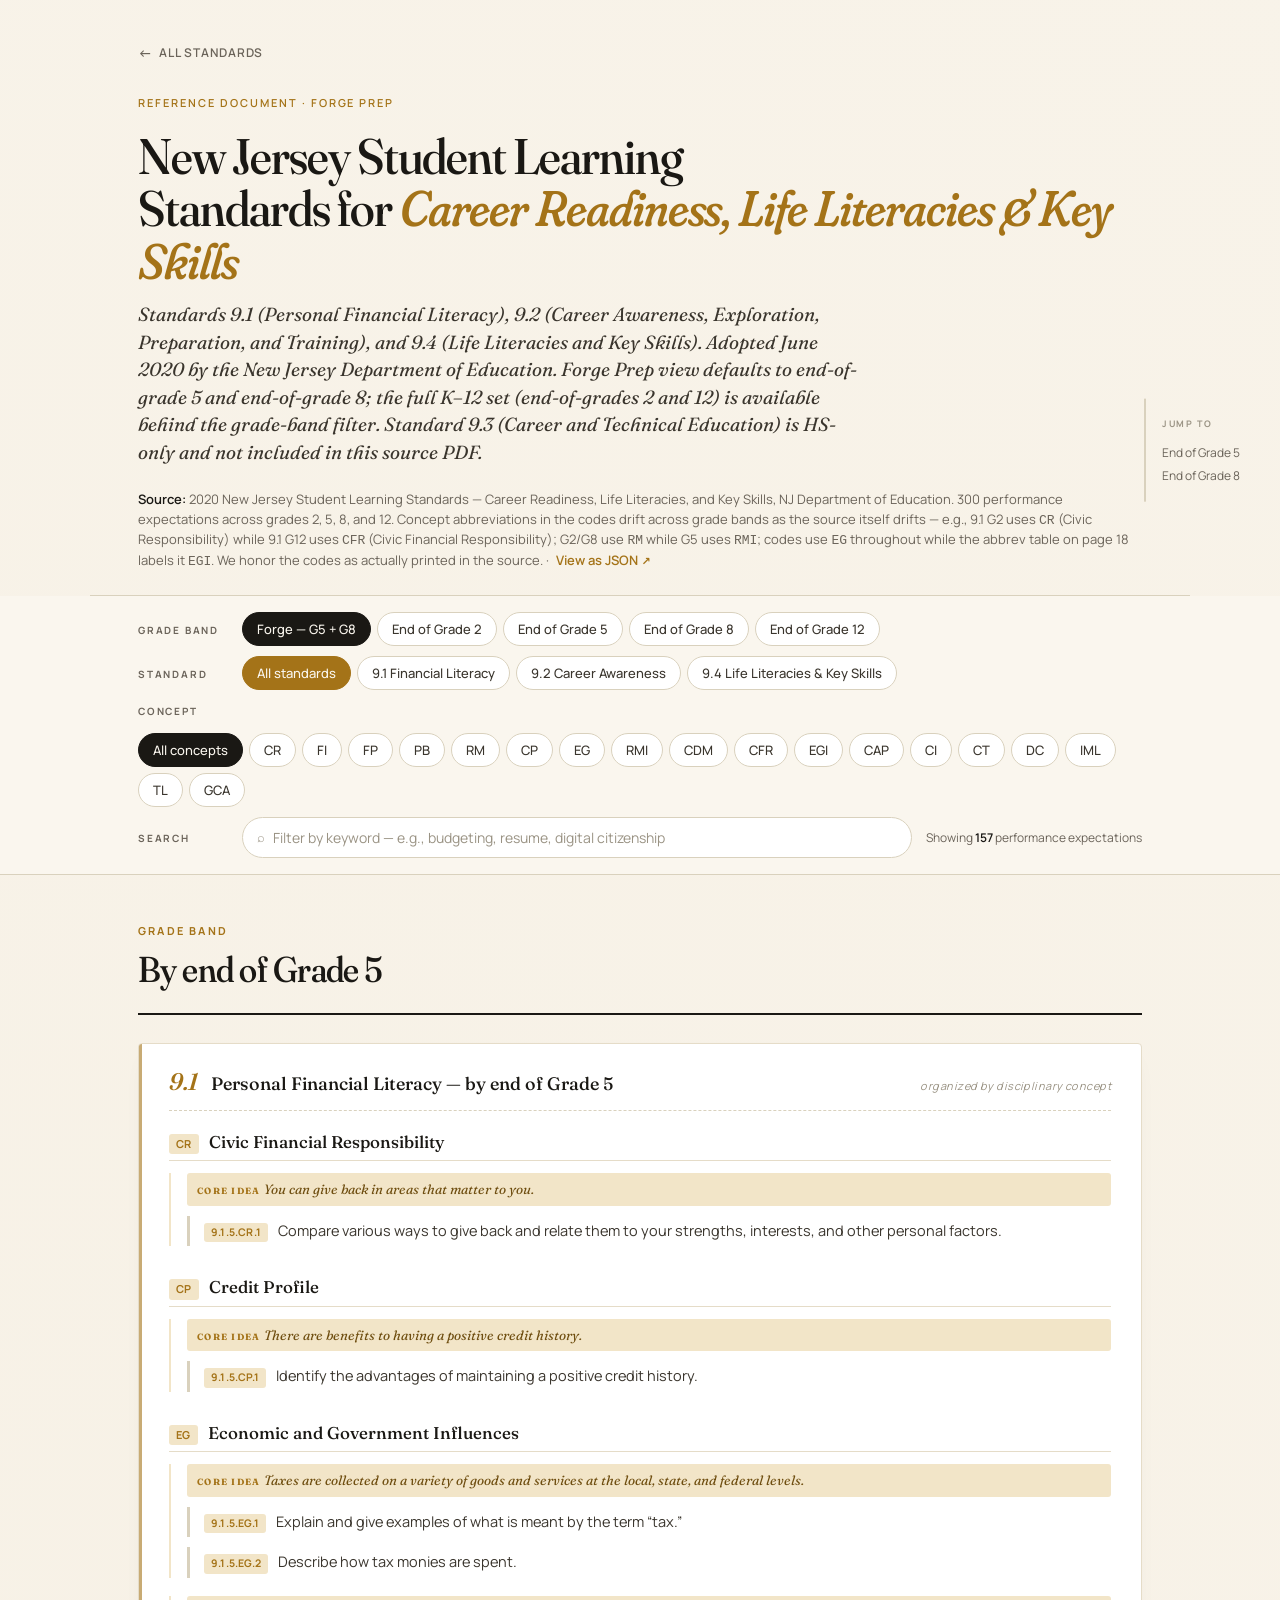
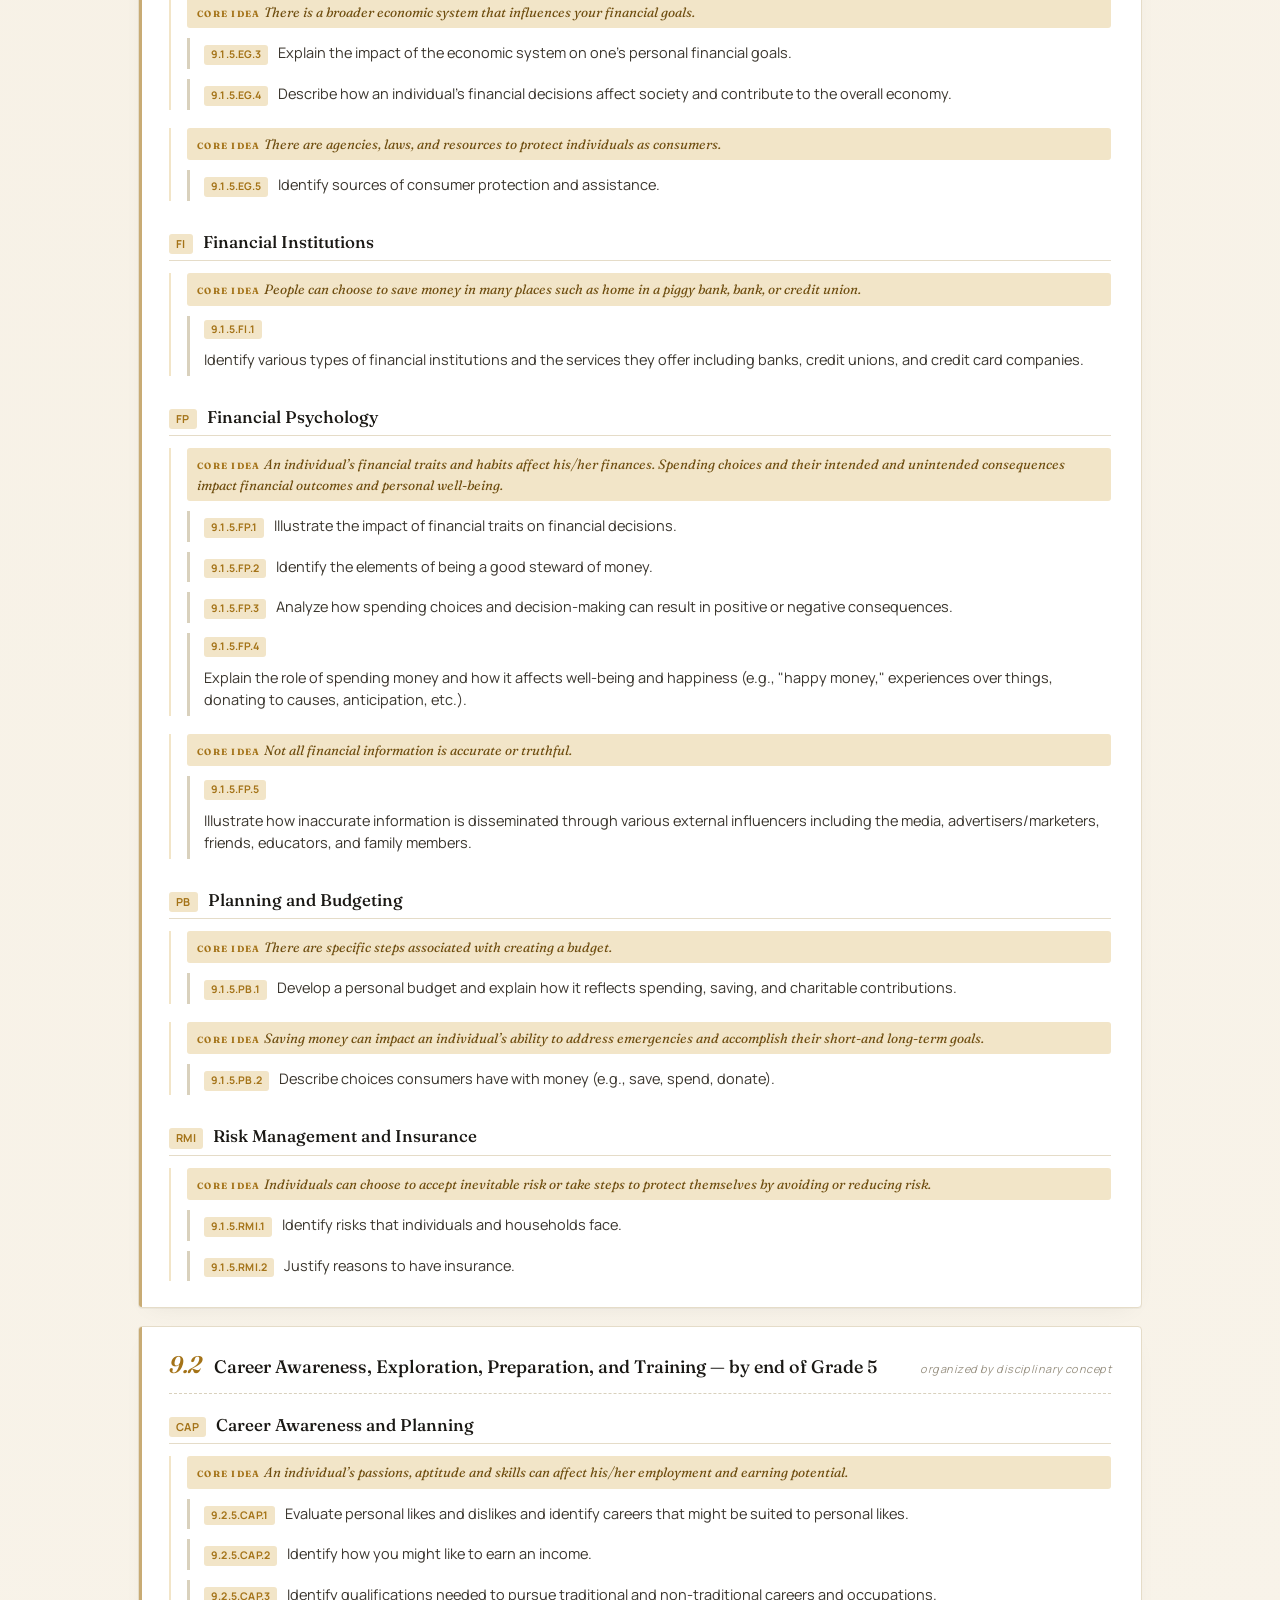
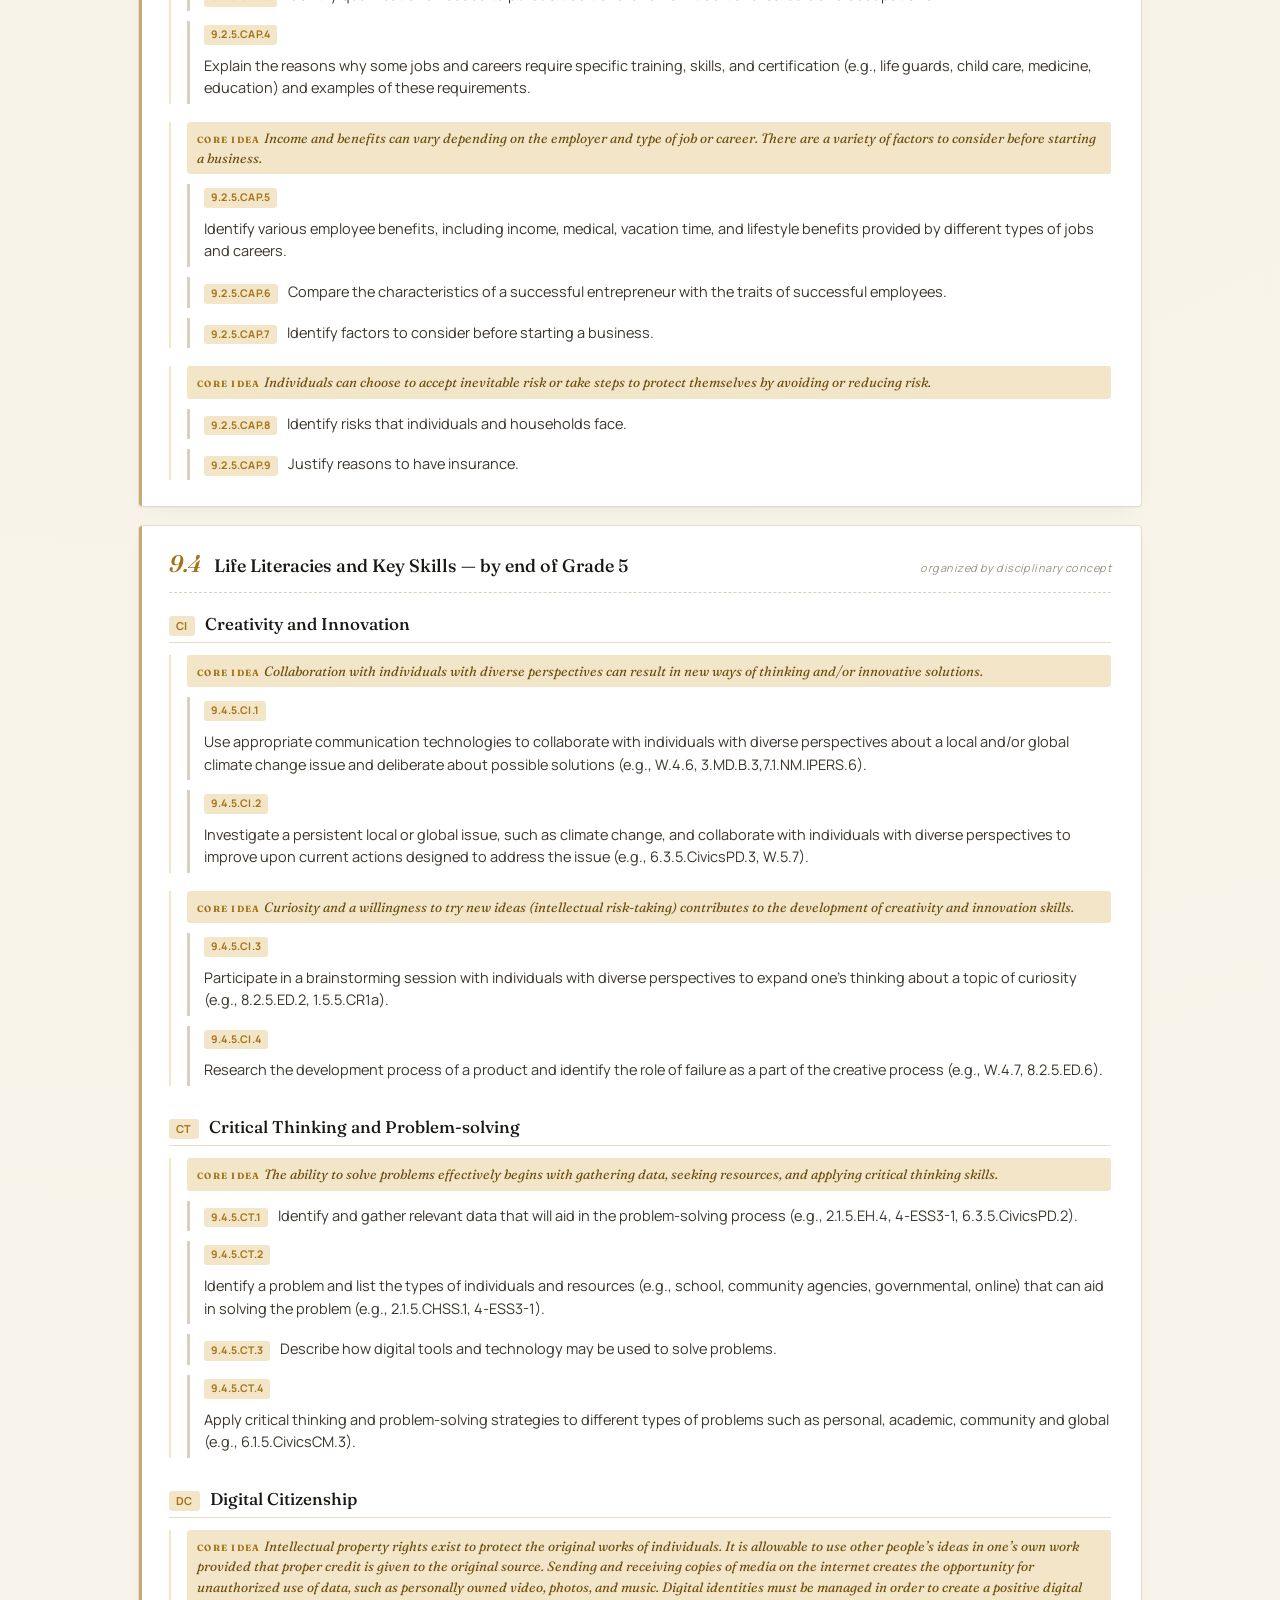
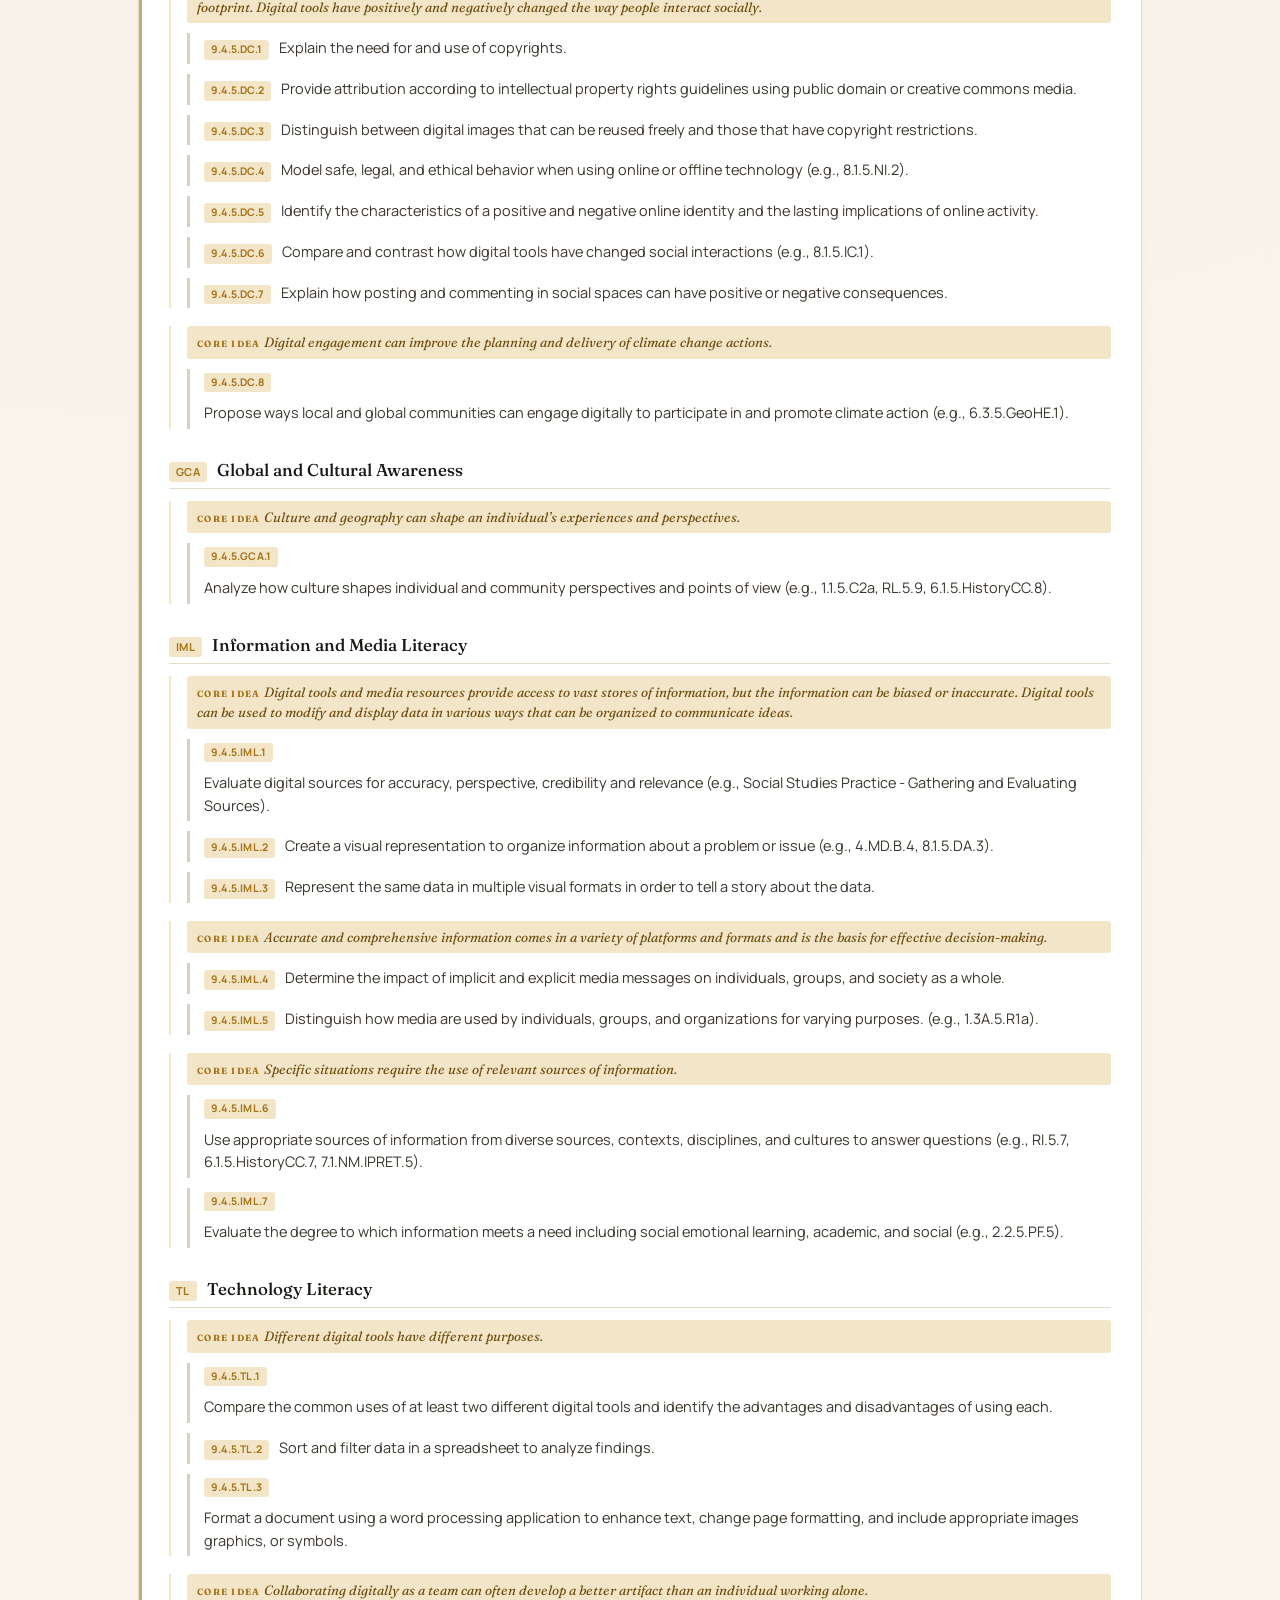
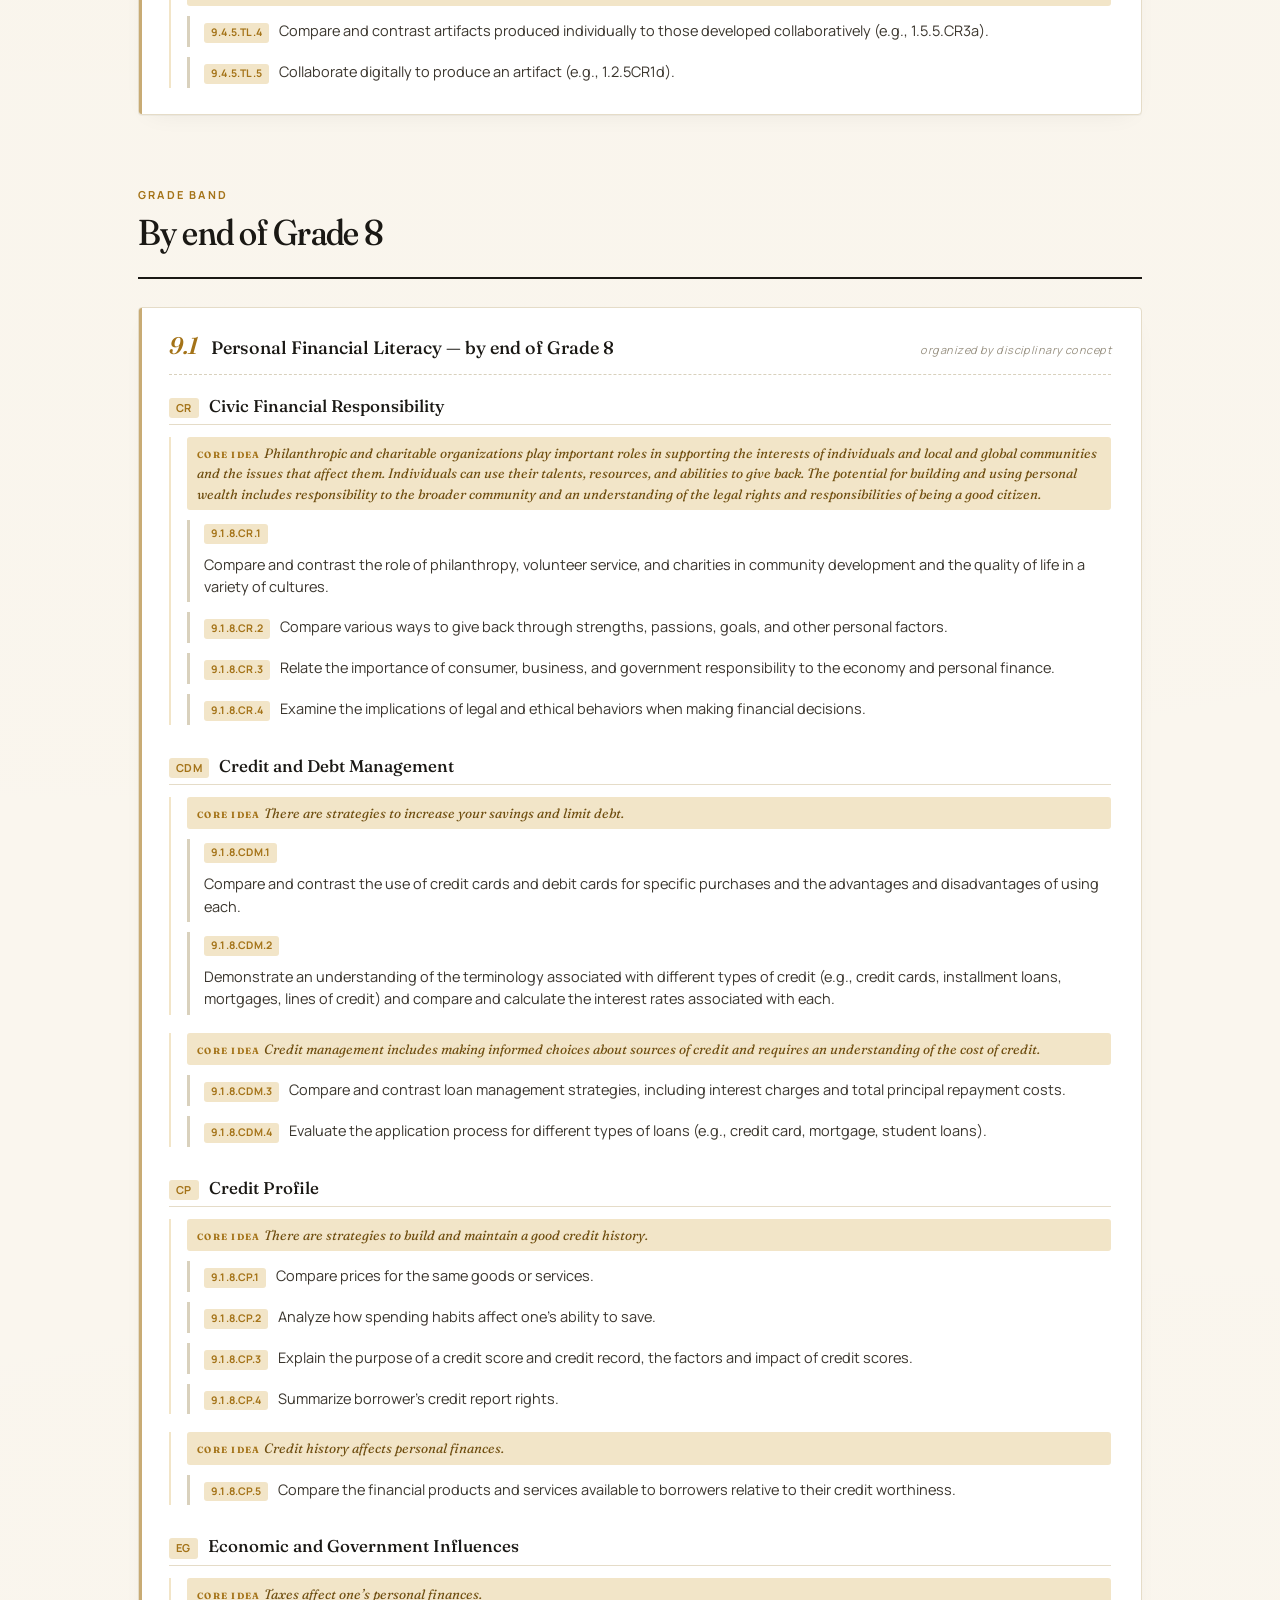
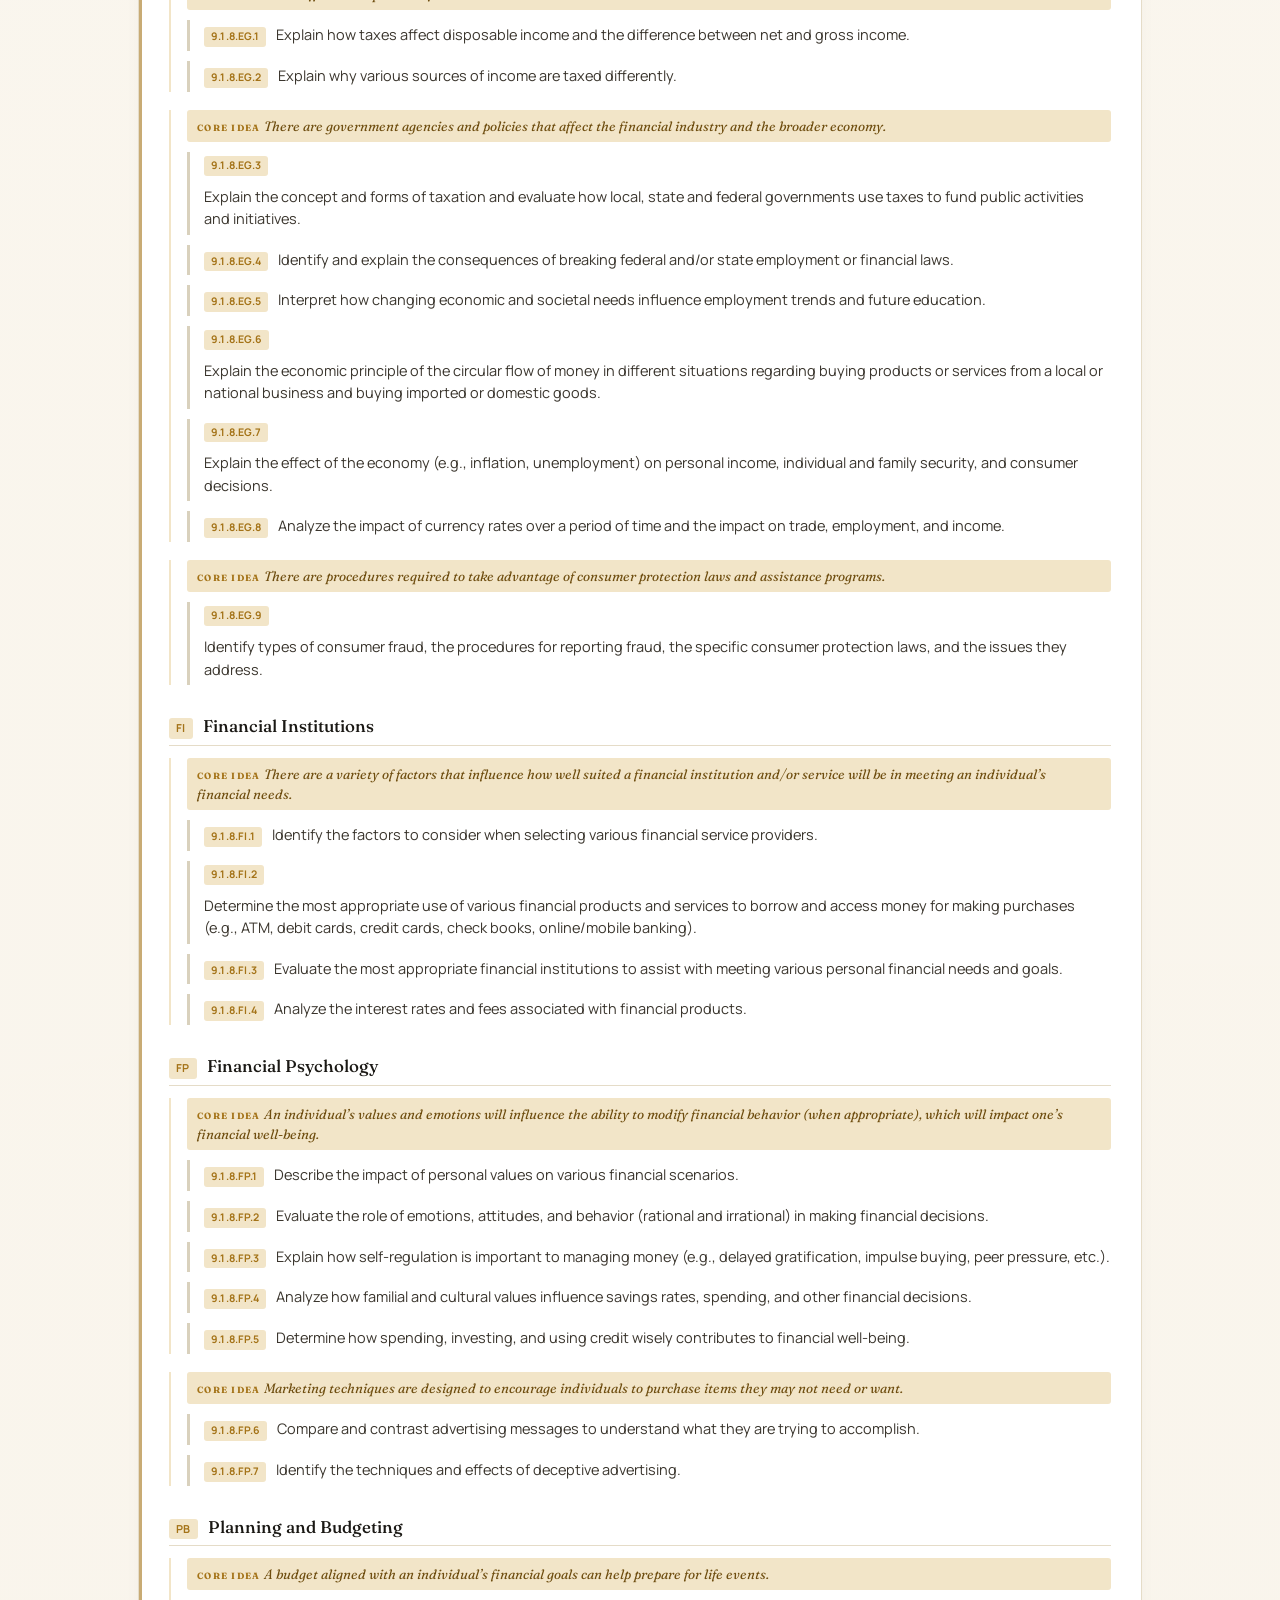
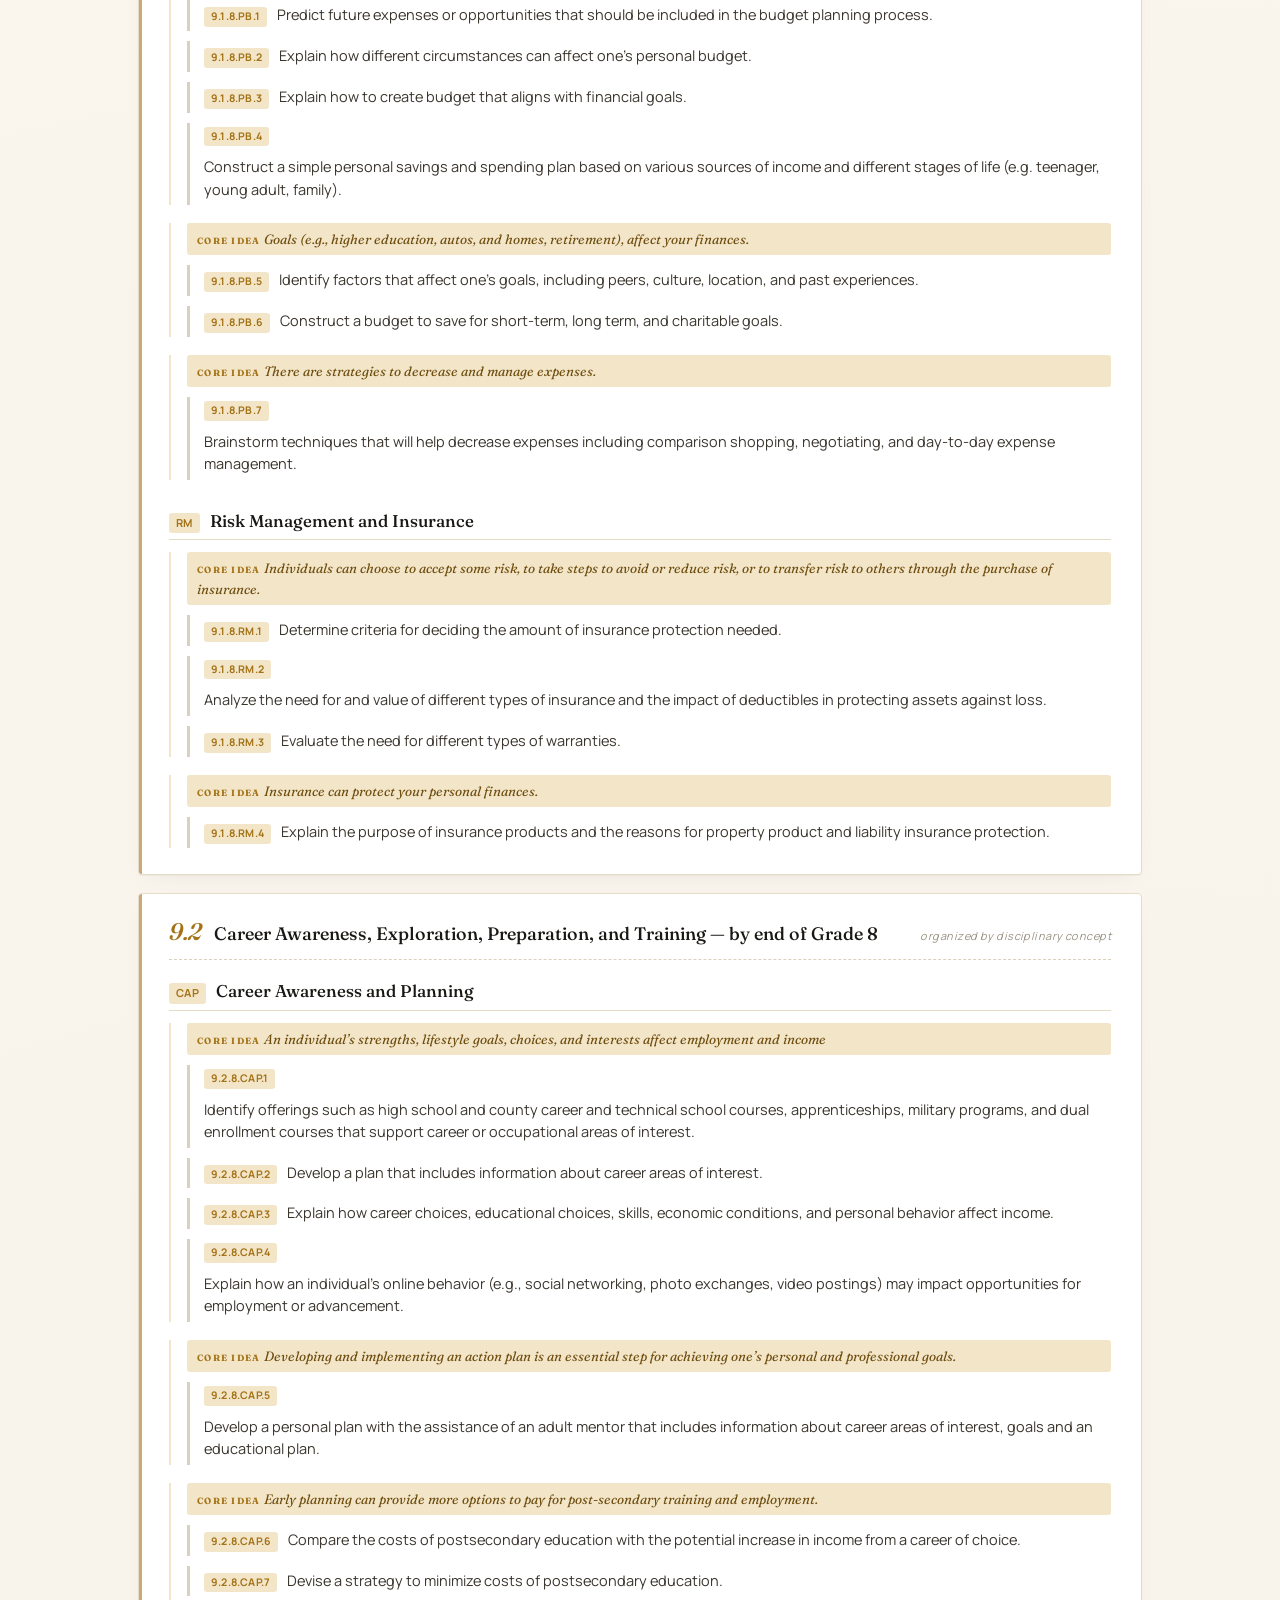
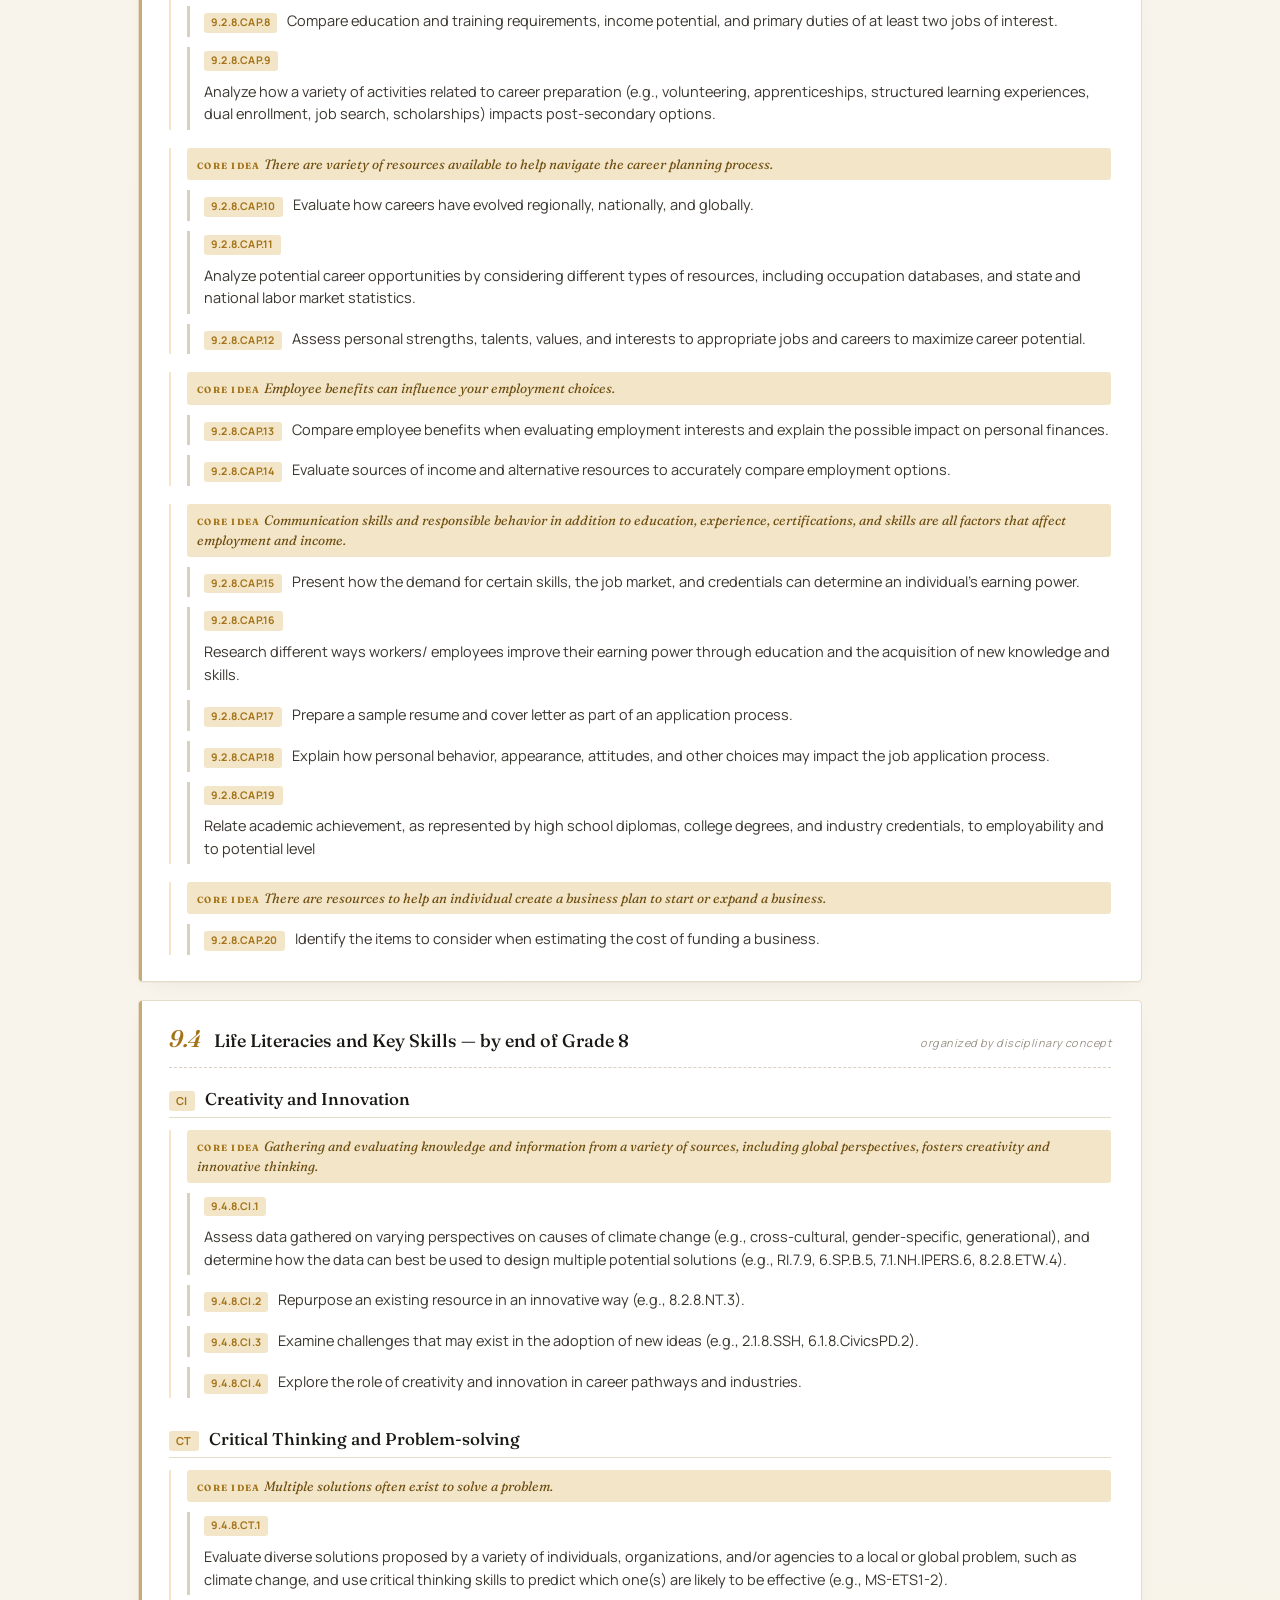
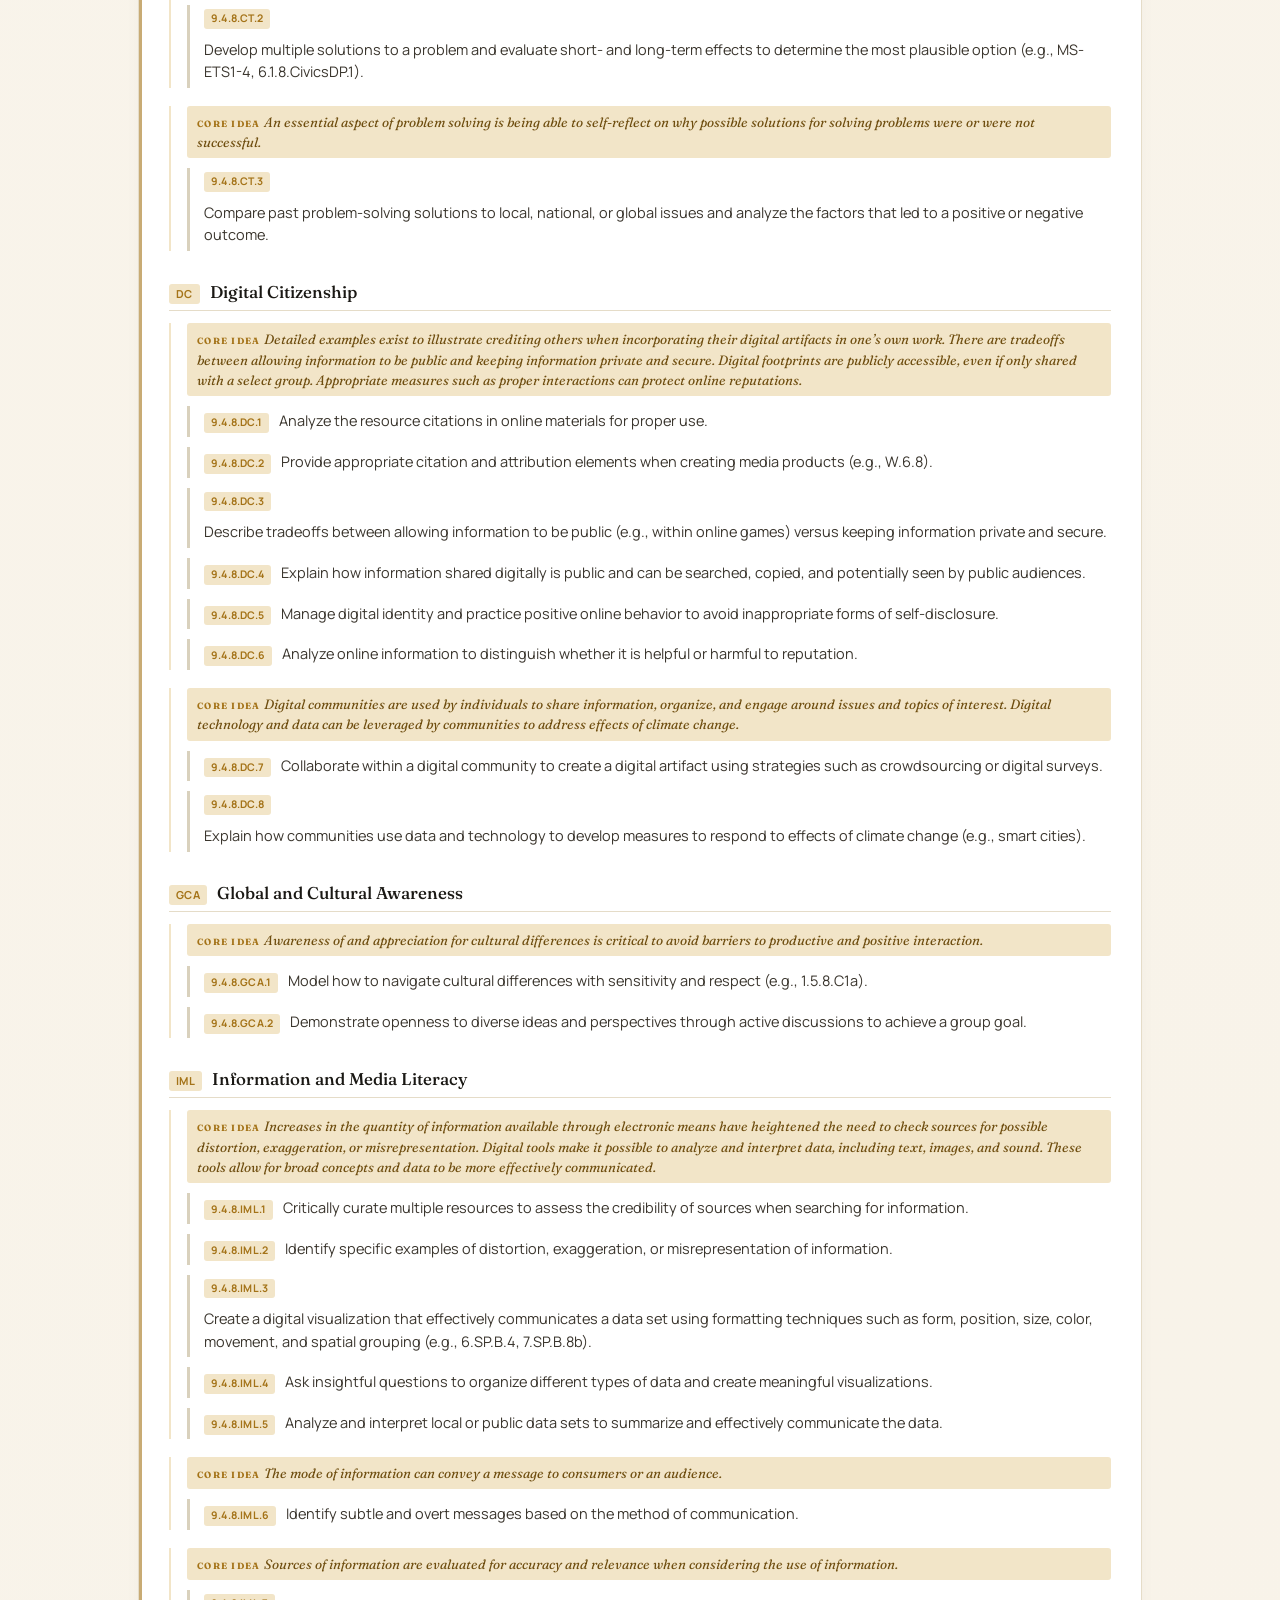
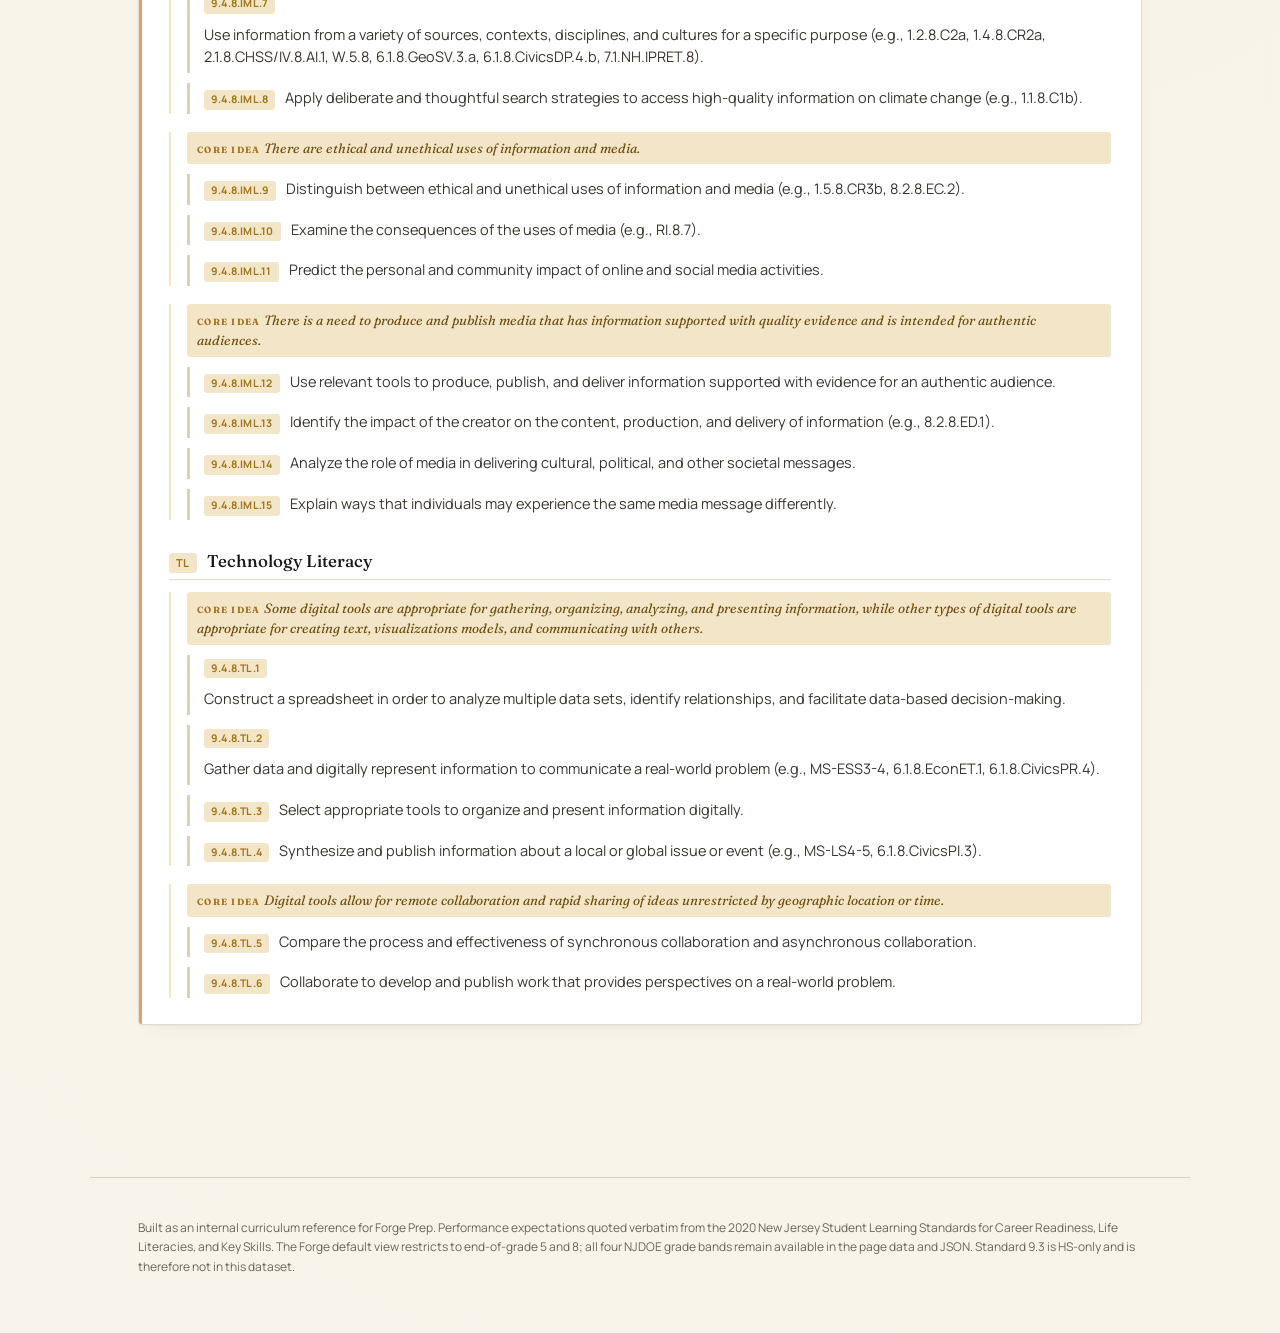
<file: clks.html>
<!DOCTYPE html>
<html lang="en">
<head>
<meta charset="UTF-8">
<meta name="viewport" content="width=device-width, initial-scale=1.0">
<title>New Jersey Student Learning Standards — Career Readiness, Life Literacies & Key Skills — Grades 5 + 8</title>
<link rel="alternate" type="application/json" href="data/all.json" title="All NJSLS standards as JSON">
<link rel="alternate" type="application/json" href="data/clks.json" title="This subject as JSON">
<link rel="preconnect" href="https://fonts.googleapis.com">
<link rel="preconnect" href="https://fonts.gstatic.com" crossorigin>
<link href="https://fonts.googleapis.com/css2?family=Fraunces:opsz,wght,SOFT@9..144,400;9..144,500;9..144,600;9..144,700&family=Manrope:wght@400;500;600;700&display=swap" rel="stylesheet">
<link rel="stylesheet" href="assets/cc-backlinks.css">
<script defer src="assets/cc-backlinks.js"></script>
<style>
:root {
  --bg: #FAF6EE;
  --surface: #FFFFFF;
  --ink: #1A1814;
  --ink-soft: #3A352D;
  --muted: #6B645A;
  --faint: #9A9384;
  --accent: #A47318;
  --accent-soft: #C9A55B;
  --accent-pale: #F2E5C8;
  --accent-deep: #6E4D0F;
  --divider: #E5DCC8;
  --rule: #D9D1BD;
  --shadow: 0 1px 0 rgba(26,24,20,0.04), 0 8px 24px -12px rgba(26,24,20,0.08);
}
* { box-sizing: border-box; margin: 0; padding: 0; }
html { scroll-behavior: smooth; -webkit-font-smoothing: antialiased; }
body {
  background: var(--bg); color: var(--ink);
  font-family: 'Manrope', -apple-system, system-ui, sans-serif;
  font-size: 16px; line-height: 1.5; min-height: 100vh;
  background-image:
    radial-gradient(circle at 15% 10%, rgba(164,115,24,0.035) 0%, transparent 42%),
    radial-gradient(circle at 85% 90%, rgba(164,115,24,0.025) 0%, transparent 50%);
}
header.masthead {
  max-width: 1100px; margin: 0 auto;
  padding: 40px 48px 24px; border-bottom: 1px solid var(--rule);
}
.back-link {
  display: inline-flex; align-items: center; gap: 6px;
  font-size: 12px; font-weight: 600; letter-spacing: 0.08em;
  text-transform: uppercase; color: var(--muted);
  text-decoration: none; margin-bottom: 28px;
  padding: 4px 0; border-bottom: 1px solid transparent;
  transition: color 160ms ease, border-color 160ms ease;
}
.back-link:hover { color: var(--accent); border-bottom-color: var(--accent); }
.back-link .arrow { font-size: 14px; line-height: 1; }
.eyebrow {
  font-size: 11px; font-weight: 600; letter-spacing: 0.18em;
  text-transform: uppercase; color: var(--accent); margin-bottom: 18px;
}
h1.title {
  font-family: 'Fraunces', Georgia, serif;
  font-variation-settings: 'opsz' 144, 'SOFT' 30;
  font-weight: 500; font-size: clamp(32px, 4.5vw, 50px);
  line-height: 1.05; letter-spacing: -0.02em; margin-bottom: 14px;
}
h1.title em {
  font-style: italic;
  font-variation-settings: 'opsz' 144, 'SOFT' 100;
  color: var(--accent);
}
.subtitle {
  font-family: 'Fraunces', Georgia, serif;
  font-variation-settings: 'opsz' 24;
  font-style: italic; font-size: 19px; color: var(--ink-soft);
  max-width: 720px; line-height: 1.45;
}
.source-line { margin-top: 24px; font-size: 13px; color: var(--muted); }
.source-line strong { color: var(--ink); font-weight: 600; }
.source-line .json-link {
  color: var(--accent);
  text-decoration: none;
  font-weight: 600;
  border-bottom: 1px solid transparent;
  transition: border-color 160ms ease;
  white-space: nowrap;
  margin-left: 4px;
}
.source-line .json-link:hover { border-bottom-color: var(--accent); }
.source-line .json-link .arrow {
  display: inline-block; margin-left: 3px; font-size: 11px;
}


.filter-bar {
  position: sticky; top: 0; z-index: 50;
  background: rgba(250,246,238,0.94);
  backdrop-filter: blur(12px); -webkit-backdrop-filter: blur(12px);
  border-bottom: 1px solid var(--rule);
}
.filter-inner {
  max-width: 1100px; margin: 0 auto; padding: 16px 48px;
  display: flex; flex-direction: column; gap: 10px;
}
.filter-row {
  display: flex; flex-wrap: wrap; gap: 14px; align-items: baseline;
}
.filter-label {
  font-size: 10px; font-weight: 700; letter-spacing: 0.18em;
  text-transform: uppercase; color: var(--muted);
  min-width: 90px; padding-top: 4px;
}
.pills { display: flex; flex-wrap: wrap; gap: 6px; }
.pill {
  font-size: 13px; font-weight: 500; padding: 7px 14px;
  border: 1px solid var(--rule); background: var(--surface);
  color: var(--ink-soft); border-radius: 999px; cursor: pointer;
  transition: all 160ms ease; user-select: none; white-space: nowrap;
  font-family: inherit;
}
.pill:hover { border-color: var(--accent-soft); color: var(--accent); }
.pill.active { background: var(--ink); color: var(--bg); border-color: var(--ink); }
.pill.accent.active { background: var(--accent); border-color: var(--accent); }
.pill.dim { opacity: 0.4; }

.search-wrap {
  display: flex; align-items: center; gap: 8px; flex: 1; min-width: 220px;
  border: 1px solid var(--rule); background: var(--surface);
  border-radius: 999px; padding: 6px 14px;
  transition: border-color 160ms ease;
}
.search-wrap:focus-within { border-color: var(--accent); }
.search-wrap input {
  flex: 1; border: none; outline: none; background: transparent;
  font-family: inherit; font-size: 14px; color: var(--ink);
  padding: 4px 0;
}
.search-wrap input::placeholder { color: var(--faint); }
.search-icon { color: var(--faint); font-size: 13px; }
.search-clear {
  background: none; border: none; color: var(--faint); cursor: pointer;
  font-size: 16px; line-height: 1; padding: 2px 4px;
  display: none;
}
.search-clear.visible { display: inline-block; }
.search-clear:hover { color: var(--accent); }

.meta-counter {
  font-size: 12px; color: var(--muted); margin-left: auto;
  padding-top: 4px; white-space: nowrap;
}
.meta-counter strong { color: var(--ink); font-weight: 600; }

main { max-width: 1100px; margin: 0 auto; padding: 48px 48px 80px; }

.band-section { margin-bottom: 72px; scroll-margin-top: 200px; }
.band-section.hidden { display: none; }
.band-header {
  margin-bottom: 28px; padding-bottom: 18px; border-bottom: 2px solid var(--ink);
}
.band-eyebrow {
  font-size: 11px; font-weight: 700; letter-spacing: 0.2em;
  text-transform: uppercase; color: var(--accent); margin-bottom: 10px;
}
.band-title {
  font-family: 'Fraunces', Georgia, serif;
  font-variation-settings: 'opsz' 96, 'SOFT' 50;
  font-weight: 500; font-size: 36px; line-height: 1.1;
  letter-spacing: -0.015em; margin-bottom: 6px;
}
.band-sub {
  font-family: 'Fraunces', Georgia, serif;
  font-variation-settings: 'opsz' 18;
  font-style: italic; font-size: 15px; color: var(--muted);
  max-width: 720px; line-height: 1.5;
}

.standard-card {
  background: var(--surface); border: 1px solid var(--divider);
  border-radius: 4px; padding: 26px 30px;
  margin-bottom: 18px;
  box-shadow: var(--shadow); position: relative; overflow: hidden;
}
.standard-card.hidden { display: none; }
.standard-card::before {
  content: ''; position: absolute; left: 0; top: 0; bottom: 0;
  width: 3px; background: var(--accent); opacity: 0.6;
}

.standard-header {
  margin-bottom: 18px; padding-bottom: 14px;
  border-bottom: 1px dashed var(--rule);
  display: flex; align-items: baseline; gap: 14px; flex-wrap: wrap;
}
.standard-code {
  font-family: 'Fraunces', Georgia, serif;
  font-variation-settings: 'opsz' 96, 'SOFT' 30;
  font-weight: 600; font-style: italic; font-size: 24px;
  color: var(--accent); line-height: 1; letter-spacing: -0.01em;
}
.standard-name {
  font-family: 'Fraunces', Georgia, serif;
  font-variation-settings: 'opsz' 24;
  font-weight: 500; font-size: 18px; color: var(--ink);
  line-height: 1.25; flex: 1;
}
.standard-orglabel {
  font-size: 11px; color: var(--faint); letter-spacing: 0.04em;
  font-style: italic; white-space: nowrap;
}

.concept-block { margin-bottom: 28px; }
.concept-block:last-child { margin-bottom: 0; }
.concept-block.hidden { display: none; }

.concept-header {
  margin-bottom: 12px; padding-bottom: 6px;
  border-bottom: 1px solid var(--divider);
  display: flex; align-items: baseline; gap: 10px;
}
.concept-name {
  font-family: 'Fraunces', Georgia, serif;
  font-variation-settings: 'opsz' 24;
  font-weight: 500; font-size: 17px; color: var(--ink);
}
.concept-abbrev {
  font-size: 11px; font-weight: 700; letter-spacing: 0.04em;
  color: var(--accent); background: var(--accent-pale);
  padding: 2px 7px; border-radius: 3px;
}

.core-idea-block {
  margin-bottom: 18px;
  padding-left: 16px;
  border-left: 2px solid var(--accent-pale);
}
.core-idea-block:last-child { margin-bottom: 0; }
.core-idea-block.hidden { display: none; }

.core-idea {
  font-family: 'Fraunces', Georgia, serif;
  font-variation-settings: 'opsz' 18;
  font-style: italic; font-size: 13.5px; color: var(--accent-deep);
  line-height: 1.5; margin-bottom: 6px;
  padding: 6px 10px;
  background: var(--accent-pale);
  border-radius: 3px;
}
.core-idea + .core-idea { margin-top: -2px; }
.core-idea-block > .core-idea:first-of-type::before {
  content: 'Core idea  ';
  font-style: normal;
  font-size: 9px; font-weight: 700; letter-spacing: 0.14em;
  text-transform: uppercase; color: var(--accent);
}
.core-idea-block > .pe-list { margin-top: 10px; }

.pe-list { display: flex; flex-direction: column; gap: 10px; }

.pe-entry {
  border-left: 3px solid var(--rule); padding: 4px 0 4px 14px;
}
.pe-entry.hidden { display: none; }
.pe-header { display: flex; align-items: baseline; gap: 10px; flex-wrap: wrap; }
.pe-code {
  font-family: 'Manrope', sans-serif;
  font-size: 10.5px; font-weight: 700; letter-spacing: 0.02em;
  color: var(--accent); white-space: nowrap;
  background: var(--accent-pale); padding: 2px 7px; border-radius: 3px;
}
.pe-statement {
  font-size: 14.5px; line-height: 1.55; color: var(--ink-soft);
}

.toc-nav {
  position: fixed; right: 24px; top: 50%;
  transform: translateY(-50%); z-index: 30;
  display: flex; flex-direction: column; gap: 8px;
  padding: 18px 16px; border-left: 2px solid var(--rule);
}
.toc-nav-label {
  font-size: 9px; font-weight: 700; letter-spacing: 0.18em;
  text-transform: uppercase; color: var(--faint); margin-bottom: 6px;
}
.toc-nav a {
  font-size: 12px; color: var(--muted); text-decoration: none;
  transition: color 160ms ease; line-height: 1.3;
}
.toc-nav a:hover { color: var(--accent); }
.toc-nav a.hidden { display: none; }

footer {
  max-width: 1100px; margin: 0 auto;
  padding: 40px 48px 60px; border-top: 1px solid var(--rule);
  font-size: 12px; color: var(--muted); line-height: 1.6;
}

.empty-state {
  padding: 60px 30px; text-align: center; color: var(--muted);
  font-family: 'Fraunces', Georgia, serif;
  font-variation-settings: 'opsz' 24;
  font-style: italic; font-size: 18px;
  display: none;
}
.empty-state.visible { display: block; }

@media (max-width: 980px) {
  .toc-nav { display: none; }
}
@media (max-width: 720px) {
  header.masthead { padding: 32px 24px 24px; }
  .filter-inner { padding: 14px 24px; }
  .filter-label { min-width: 0; }
  main { padding: 36px 24px 60px; }
  footer { padding: 32px 24px 48px; }
  .standard-card { padding: 22px 22px; }
  .band-title { font-size: 28px; }
  .meta-counter { margin-left: 0; }
}
</style>
</head>
<body>

<header class="masthead">
  <a href="index.html" class="back-link"><span class="arrow">←</span> All standards</a>
  <div class="eyebrow">Reference Document · Forge Prep</div>
  <h1 class="title">New Jersey Student Learning<br>Standards for <em>Career Readiness, Life Literacies &amp; Key Skills</em></h1>
  <p class="subtitle">Standards 9.1 (Personal Financial Literacy), 9.2 (Career Awareness, Exploration, Preparation, and Training), and 9.4 (Life Literacies and Key Skills). Adopted June 2020 by the New Jersey Department of Education. Forge Prep view defaults to end-of-grade 5 and end-of-grade 8; the full K–12 set (end-of-grades 2 and 12) is available behind the grade-band filter. Standard 9.3 (Career and Technical Education) is HS-only and not included in this source PDF.</p>
  <div class="source-line"><strong>Source:</strong> 2020 New Jersey Student Learning Standards — Career Readiness, Life Literacies, and Key Skills, NJ Department of Education. 300 performance expectations across grades 2, 5, 8, and 12. Concept abbreviations in the codes drift across grade bands as the source itself drifts — e.g., 9.1 G2 uses <code>CR</code> (Civic Responsibility) while 9.1 G12 uses <code>CFR</code> (Civic Financial Responsibility); G2/G8 use <code>RM</code> while G5 uses <code>RMI</code>; codes use <code>EG</code> throughout while the abbrev table on page 18 labels it <code>EGI</code>. We honor the codes as actually printed in the source. &middot; <a class="json-link" href="data/clks.json" target="_blank" rel="noopener">View as JSON<span class="arrow">&#x2197;</span></a></div>
</header>

<nav class="filter-bar">
  <div class="filter-inner">
    <div class="filter-row">
      <span class="filter-label">Grade band</span>
      <div class="pills" id="band-pills">
        <button class="pill active" data-band="forge">Forge — G5 + G8</button>
        <button class="pill" data-band="2">End of Grade 2</button>
        <button class="pill" data-band="5">End of Grade 5</button>
        <button class="pill" data-band="8">End of Grade 8</button>
        <button class="pill" data-band="12">End of Grade 12</button>
      </div>
    </div>
    <div class="filter-row">
      <span class="filter-label">Standard</span>
      <div class="pills" id="standard-pills">
        <button class="pill accent active" data-standard="all">All standards</button>
        <button class="pill accent" data-standard="9.1">9.1 Financial Literacy</button>
        <button class="pill accent" data-standard="9.2">9.2 Career Awareness</button>
        <button class="pill accent" data-standard="9.4">9.4 Life Literacies &amp; Key Skills</button>
      </div>
    </div>
    <div class="filter-row">
      <span class="filter-label">Concept</span>
      <div class="pills" id="concept-pills">
        <button class="pill active" data-concept="all">All concepts</button>
      </div>
    </div>
    <div class="filter-row">
      <span class="filter-label">Search</span>
      <div class="search-wrap">
        <span class="search-icon">⌕</span>
        <input id="search-input" type="text" placeholder="Filter by keyword — e.g., budgeting, resume, digital citizenship" autocomplete="off">
        <button class="search-clear" id="search-clear" aria-label="Clear search">×</button>
      </div>
      <span class="meta-counter" id="counter"></span>
    </div>
  </div>
</nav>

<aside class="toc-nav" id="toc">
  <div class="toc-nav-label">Jump to</div>
  <a href="#band-5" data-band="5">End of Grade 5</a>
  <a href="#band-8" data-band="8">End of Grade 8</a>
  <a href="#band-2" data-band="2">End of Grade 2</a>
  <a href="#band-12" data-band="12">End of Grade 12</a>
</aside>

<main id="content"></main>
<div class="empty-state" id="empty">No standards match the current filters.</div>

<footer>
  Built as an internal curriculum reference for Forge Prep. Performance expectations quoted verbatim from the 2020 New Jersey Student Learning Standards for Career Readiness, Life Literacies, and Key Skills. The Forge default view restricts to end-of-grade 5 and 8; all four NJDOE grade bands remain available in the page data and JSON. Standard 9.3 is HS-only and is therefore not in this dataset.
</footer>

<script>
let CLKS = null;
const FORGE_BANDS = new Set(['5', '8']);

function esc(s) {
  return String(s).replace(/[&<>"']/g, c => ({'&':'&amp;','<':'&lt;','>':'&gt;','"':'&quot;',"'":'&#39;'}[c]));
}

function bandTitle(b) {
  return `By end of Grade ${b}`;
}

function render() {
  const main = document.getElementById('content');
  let html = '';

  // Render order: G5, G8, G2, G12 — Forge bands first so the default view starts at the top
  const renderOrder = ['5', '8', '2', '12'];

  for (const bandKey of renderOrder) {
    if (!CLKS.grade_bands.includes(bandKey)) continue;
    html += `<section class="band-section" id="band-${esc(bandKey)}" data-band="${esc(bandKey)}">`;
    html += `<div class="band-header">`;
    html += `<div class="band-eyebrow">Grade band</div>`;
    html += `<h2 class="band-title">${esc(bandTitle(bandKey))}</h2>`;
    html += `</div>`;

    for (const std of CLKS.standards) {
      const gb = std.grade_bands[bandKey];
      if (!gb) continue;
      html += `<div class="standard-card" data-band="${esc(bandKey)}" data-standard="${esc(std.code)}">`;
      html += `<div class="standard-header">`;
      html += `<span class="standard-code">${esc(std.code)}</span>`;
      html += `<span class="standard-name">${esc(std.name)} — by end of Grade ${esc(bandKey)}</span>`;
      html += `<span class="standard-orglabel">organized by disciplinary concept</span>`;
      html += `</div>`;

      for (const dc of gb.disciplinary_concepts) {
        html += `<div class="concept-block" data-concept="${esc(dc.abbrev)}">`;
        html += `<div class="concept-header">`;
        html += `<span class="concept-abbrev">${esc(dc.abbrev)}</span>`;
        html += `<span class="concept-name">${esc(dc.name)}</span>`;
        html += `</div>`;

        for (const cib of dc.core_idea_blocks) {
          html += `<div class="core-idea-block">`;
          for (const ci of cib.core_ideas) {
            html += `<div class="core-idea">${esc(ci)}</div>`;
          }
          html += `<div class="pe-list">`;
          for (const pe of cib.pes) {
            const searchText = (pe.statement + ' ' + pe.code + ' ' + dc.name + ' ' + cib.core_ideas.join(' ')).toLowerCase();
            html += `<div class="pe-entry" data-code="${esc(pe.code)}" data-search="${esc(searchText)}">`;
            html += `<div class="pe-header">`;
            html += `<span class="pe-code">${esc(pe.code)}</span>`;
            html += `<span class="pe-statement">${esc(pe.statement)}</span>`;
            html += `</div>`;
            html += `</div>`;
          }
          html += `</div>`;
          html += `</div>`;
        }
        html += `</div>`;  // .concept-block
      }

      html += `</div>`;  // .standard-card
    }
    html += `</section>`;
  }

  main.innerHTML = html;
}

function buildConceptPills() {
  const wrap = document.getElementById('concept-pills');
  // Already has "All concepts"; append a pill per (standard, abbrev) so each concept name stays unambiguous.
  for (const stdCode of Object.keys(CLKS.disciplinary_concepts_meta)) {
    for (const [abbrev, name] of Object.entries(CLKS.disciplinary_concepts_meta[stdCode])) {
      const btn = document.createElement('button');
      btn.className = 'pill';
      btn.dataset.concept = abbrev;
      btn.dataset.standard = stdCode;
      btn.textContent = abbrev;
      btn.title = `${stdCode} — ${name}`;
      wrap.appendChild(btn);
    }
  }
}

let activeBand = 'forge';
let activeStandard = 'all';
let activeConcept = 'all';
let activeQuery = '';

function bandMatches(cardBand) {
  if (activeBand === 'forge') return FORGE_BANDS.has(cardBand);
  return cardBand === activeBand;
}

function applyFilters() {
  const q = activeQuery.trim().toLowerCase();

  document.querySelectorAll('.pe-entry').forEach(pe => {
    let visible = true;
    if (q) visible = (pe.dataset.search || '').includes(q);
    pe.classList.toggle('hidden', !visible);
  });

  document.querySelectorAll('.core-idea-block').forEach(blk => {
    const has = blk.querySelectorAll('.pe-entry:not(.hidden)').length > 0;
    blk.classList.toggle('hidden', !has);
  });

  document.querySelectorAll('.concept-block').forEach(blk => {
    const matchConcept = activeConcept === 'all' || blk.dataset.concept === activeConcept;
    const has = blk.querySelectorAll('.core-idea-block:not(.hidden)').length > 0;
    blk.classList.toggle('hidden', !(matchConcept && has));
  });

  document.querySelectorAll('.standard-card').forEach(card => {
    const matchBand = bandMatches(card.dataset.band);
    const matchStd = activeStandard === 'all' || card.dataset.standard === activeStandard;
    const hasContent = card.querySelectorAll('.concept-block:not(.hidden)').length > 0;
    card.classList.toggle('hidden', !(matchBand && matchStd && hasContent));
  });

  document.querySelectorAll('.band-section').forEach(sec => {
    const hasCard = sec.querySelectorAll('.standard-card:not(.hidden)').length > 0;
    sec.classList.toggle('hidden', !hasCard);
  });

  document.querySelectorAll('.toc-nav a').forEach(a => {
    const b = a.dataset.band;
    const visible = activeBand === 'forge' ? FORGE_BANDS.has(b) : b === activeBand;
    a.classList.toggle('hidden', !visible);
  });

  // Dim concept pills that belong to a non-selected standard
  document.querySelectorAll('#concept-pills .pill').forEach(p => {
    if (p.dataset.concept === 'all') return;
    const dim = activeStandard !== 'all' && p.dataset.standard !== activeStandard;
    p.classList.toggle('dim', dim);
  });

  updateCounter();
}

function updateCounter() {
  let count = 0;
  document.querySelectorAll('.band-section:not(.hidden) .standard-card:not(.hidden) .concept-block:not(.hidden) .pe-entry:not(.hidden)').forEach(() => count++);
  document.getElementById('counter').innerHTML =
    `Showing <strong>${count}</strong> performance expectation${count === 1 ? '' : 's'}`;
  document.getElementById('empty').classList.toggle('visible', count === 0);
}

document.getElementById('band-pills').addEventListener('click', (e) => {
  if (e.target.tagName !== 'BUTTON') return;
  document.querySelectorAll('#band-pills .pill').forEach(p => p.classList.remove('active'));
  e.target.classList.add('active');
  activeBand = e.target.dataset.band;
  applyFilters();
});

document.getElementById('standard-pills').addEventListener('click', (e) => {
  if (e.target.tagName !== 'BUTTON') return;
  document.querySelectorAll('#standard-pills .pill').forEach(p => p.classList.remove('active'));
  e.target.classList.add('active');
  activeStandard = e.target.dataset.standard;
  // Reset concept filter when standard changes, since concept pills may now be irrelevant
  if (activeConcept !== 'all') {
    const conceptPill = document.querySelector(`#concept-pills .pill[data-concept="${activeConcept}"]`);
    if (conceptPill && activeStandard !== 'all' && conceptPill.dataset.standard !== activeStandard) {
      document.querySelectorAll('#concept-pills .pill').forEach(p => p.classList.remove('active'));
      document.querySelector('#concept-pills .pill[data-concept="all"]').classList.add('active');
      activeConcept = 'all';
    }
  }
  applyFilters();
});

document.getElementById('concept-pills').addEventListener('click', (e) => {
  if (e.target.tagName !== 'BUTTON') return;
  document.querySelectorAll('#concept-pills .pill').forEach(p => p.classList.remove('active'));
  e.target.classList.add('active');
  activeConcept = e.target.dataset.concept;
  applyFilters();
});

const searchInput = document.getElementById('search-input');
const searchClear = document.getElementById('search-clear');
searchInput.addEventListener('input', (e) => {
  activeQuery = e.target.value;
  searchClear.classList.toggle('visible', !!activeQuery);
  applyFilters();
});
searchClear.addEventListener('click', () => {
  searchInput.value = '';
  activeQuery = '';
  searchClear.classList.remove('visible');
  applyFilters();
  searchInput.focus();
});
searchInput.addEventListener('keydown', (e) => {
  if (e.key === 'Escape' && activeQuery) searchClear.click();
});

fetch('data/clks.json').then(r => r.json()).then(data => {
  CLKS = data;
  buildConceptPills();
  render();
  applyFilters();
  if (window.attachCCBacklinks) window.attachCCBacklinks();
}).catch(err => {
  document.getElementById('content').innerHTML =
    '<div style="padding:60px 30px;text-align:center;color:var(--muted);">Failed to load standards data. Refresh the page; if the issue persists, the <code>data/</code> directory may be missing.</div>';
  console.error('njsls data load failed:', err);
});
</script>
</body>
</html>
</file>
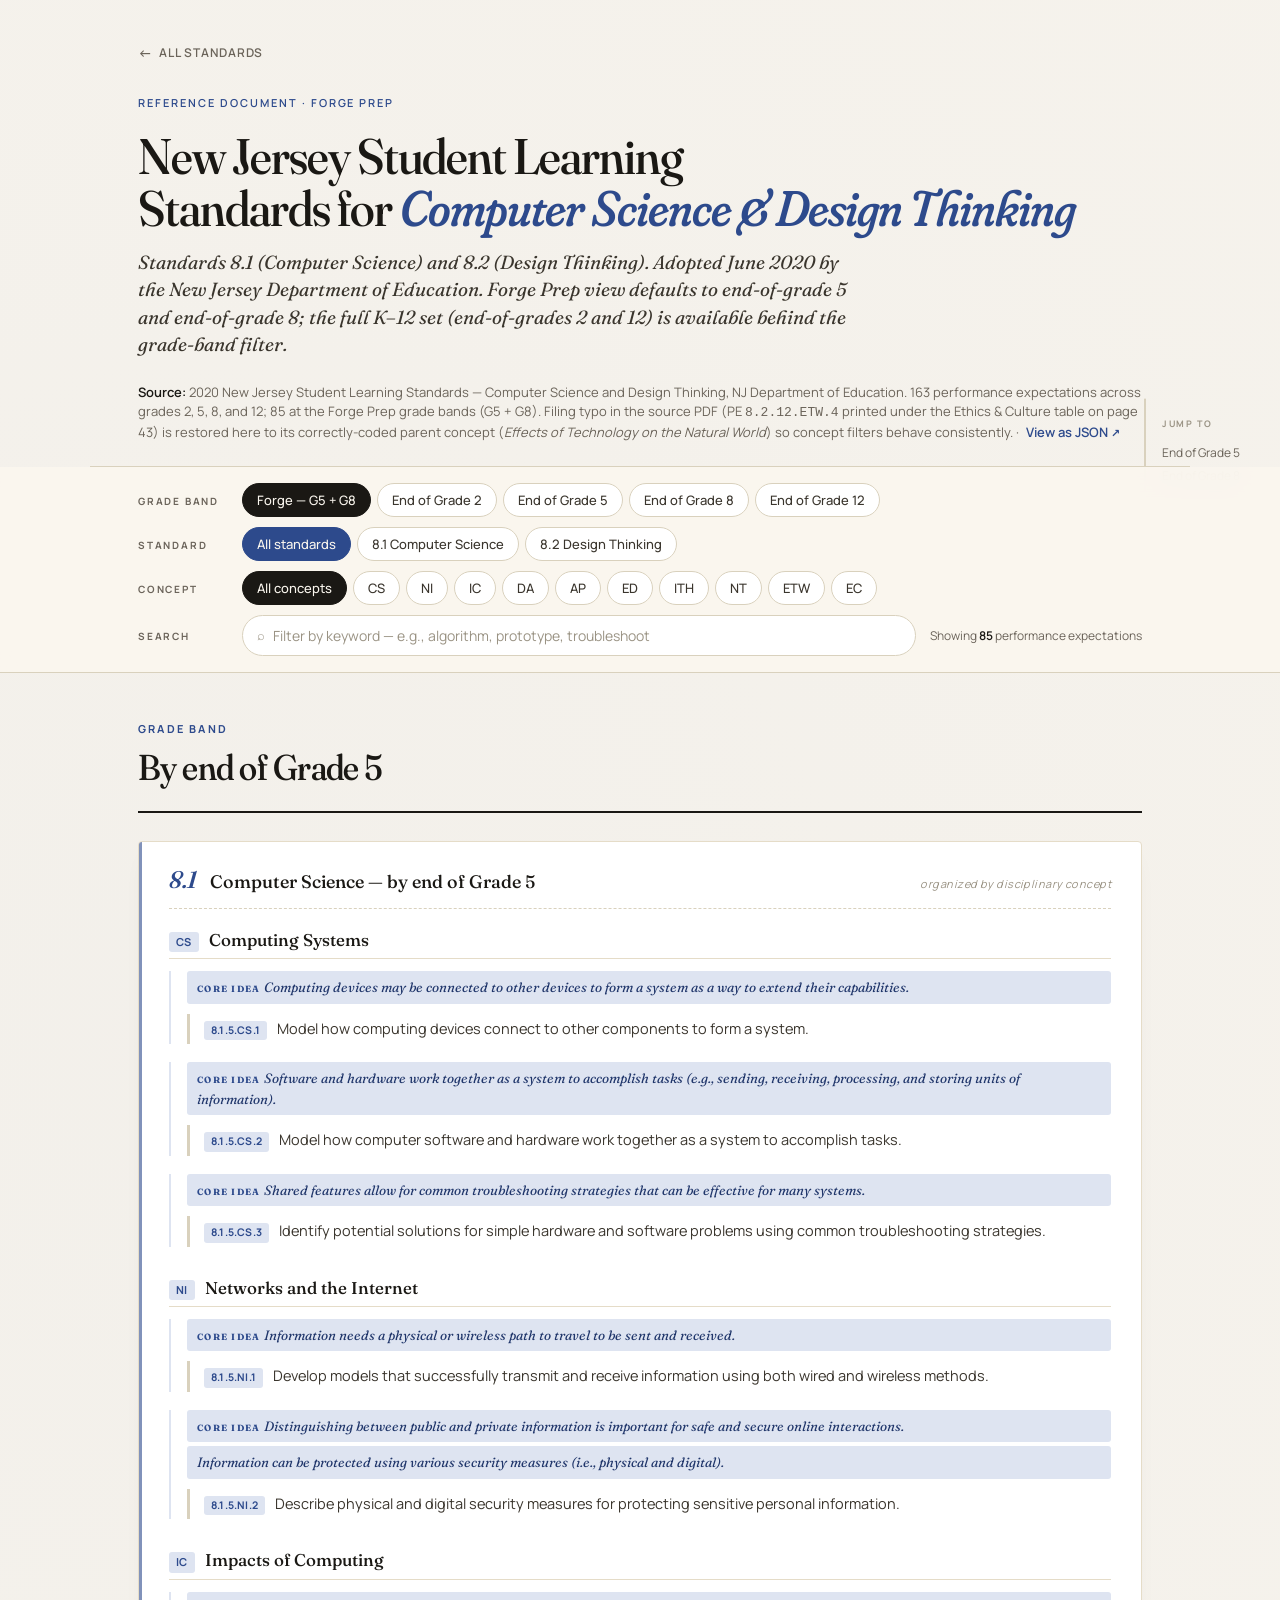
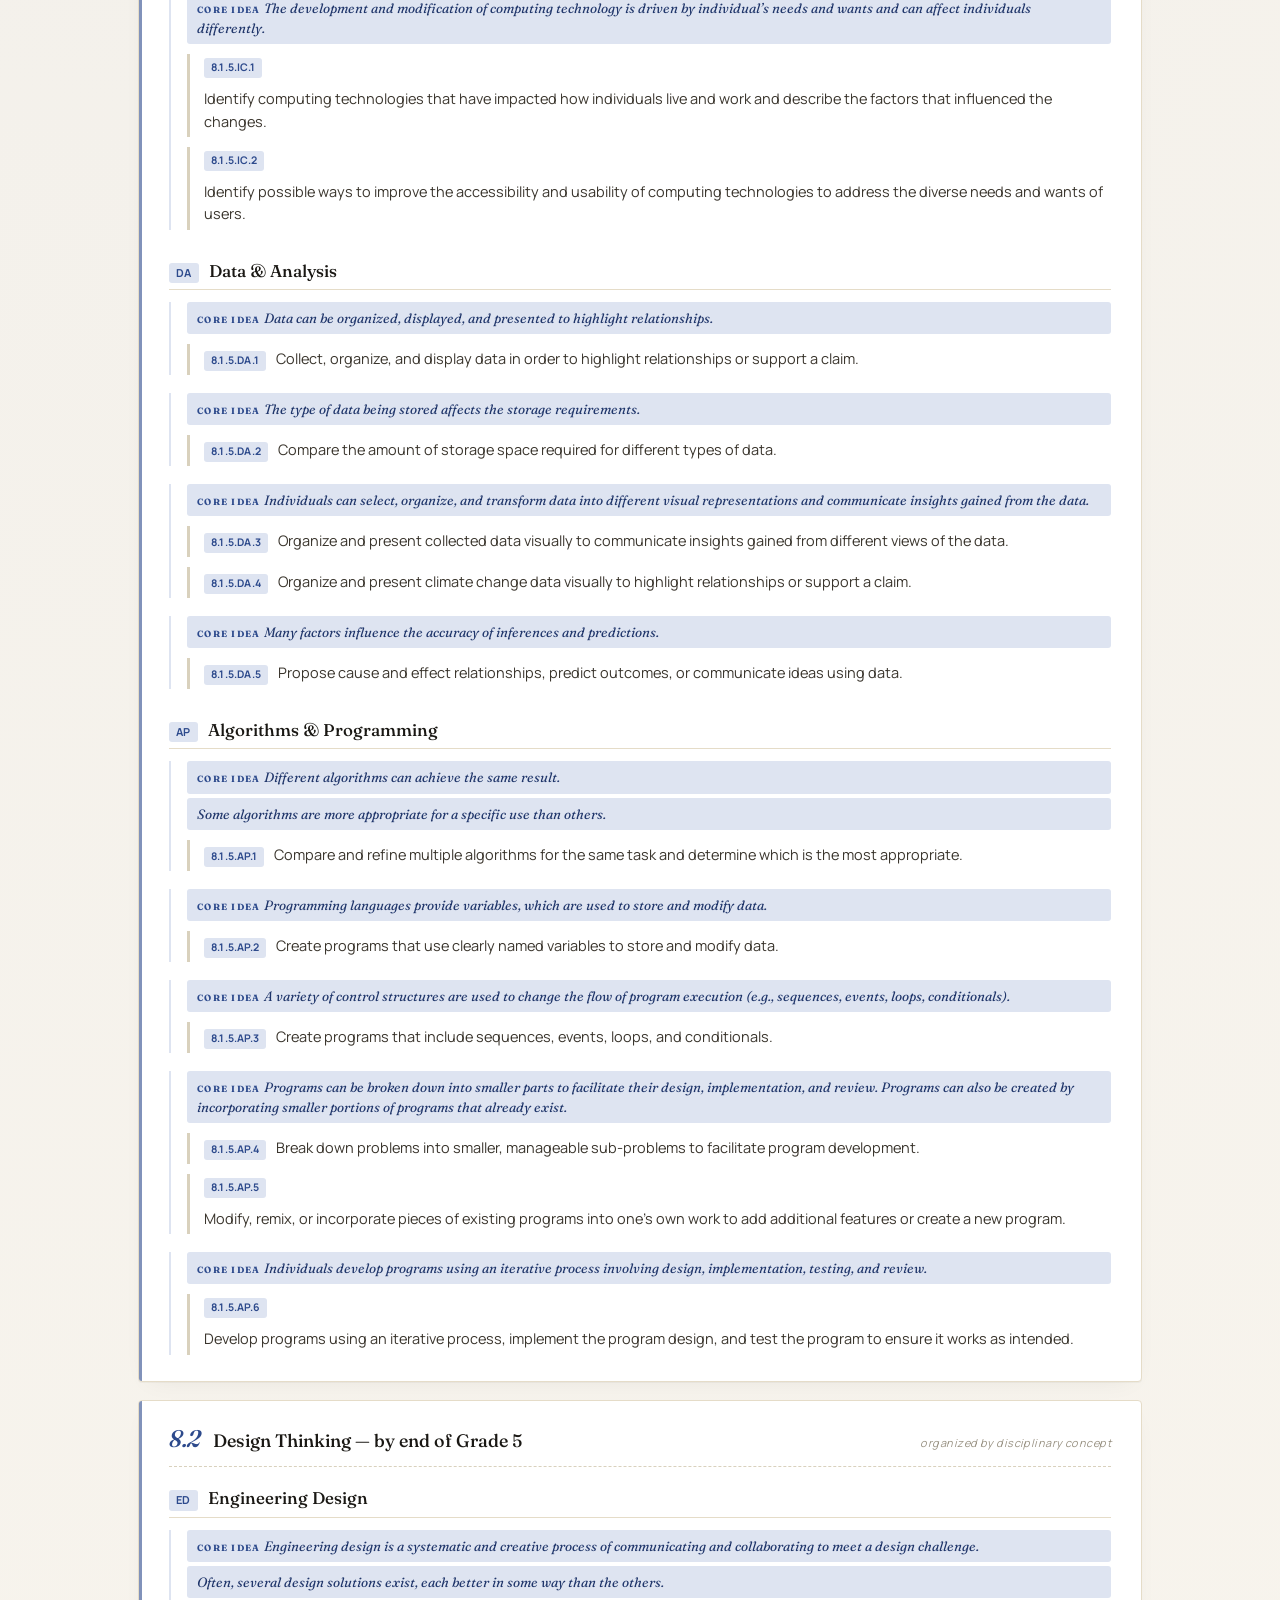
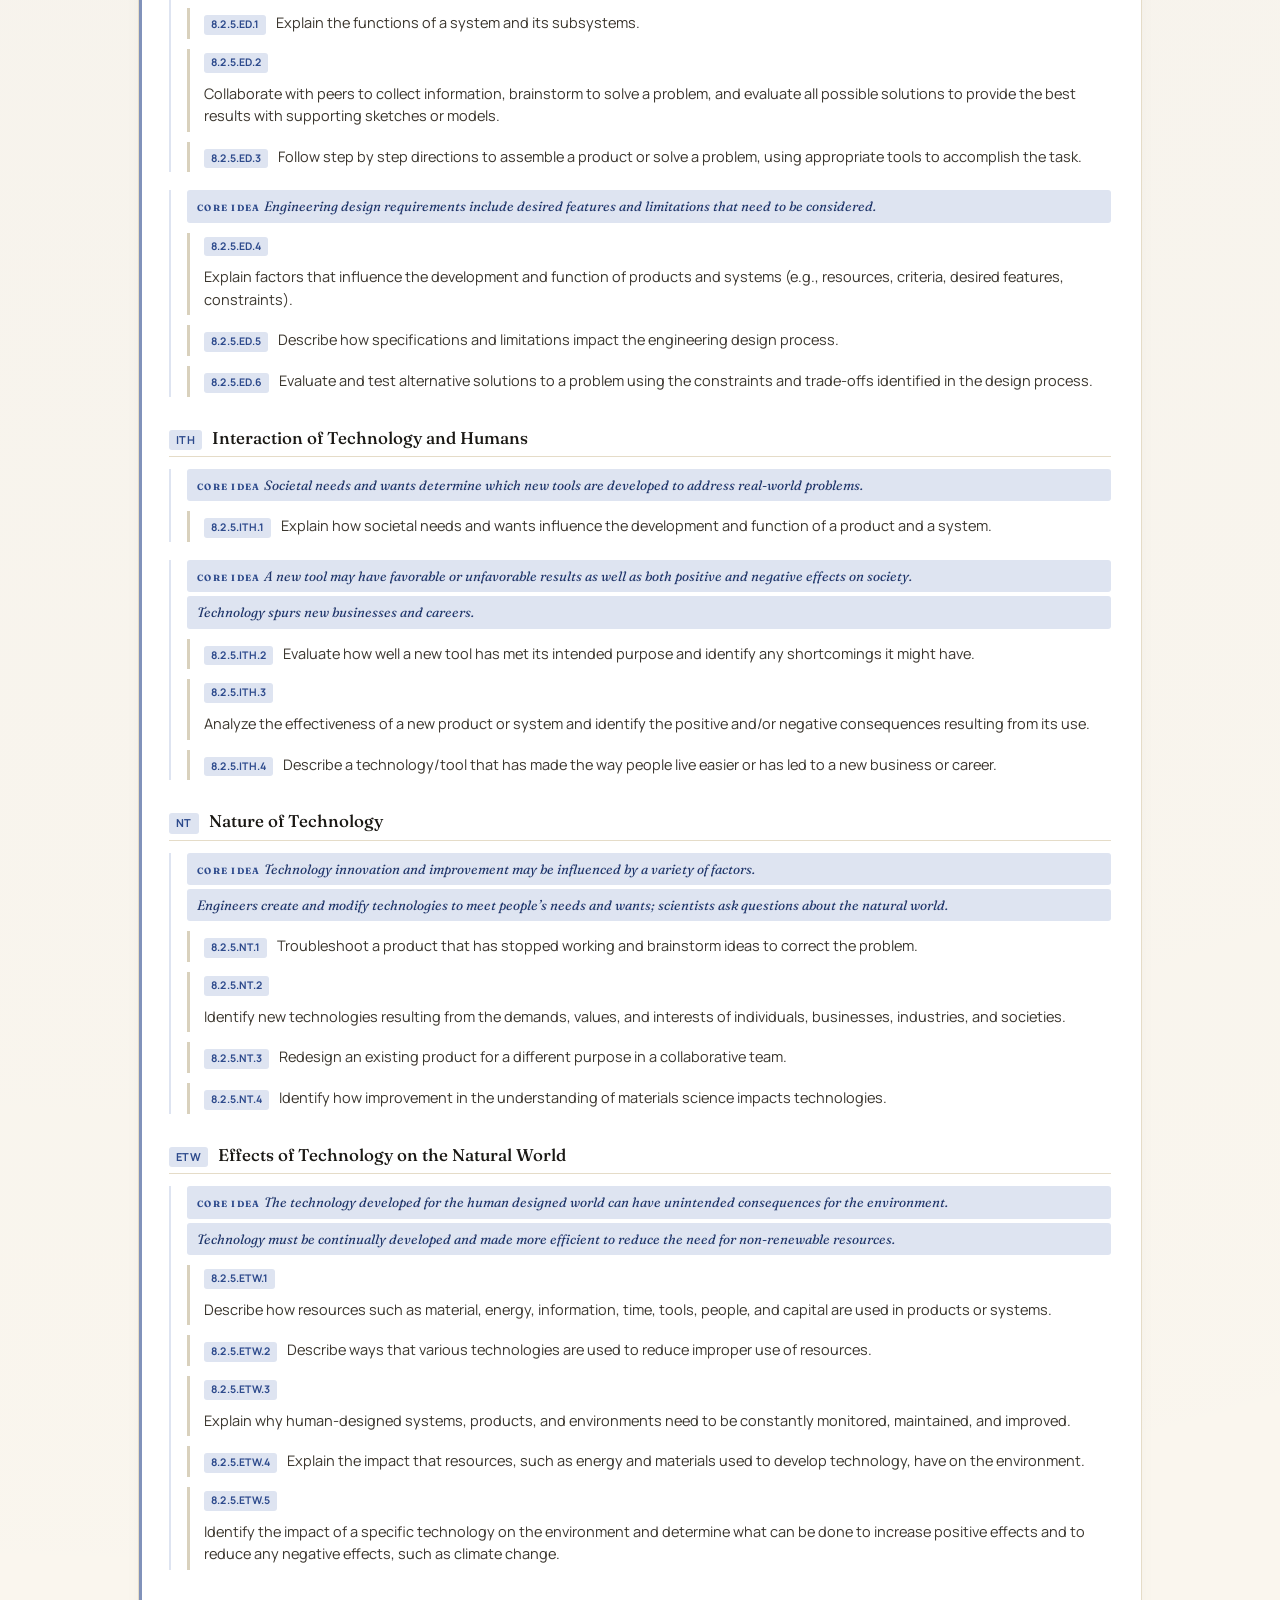
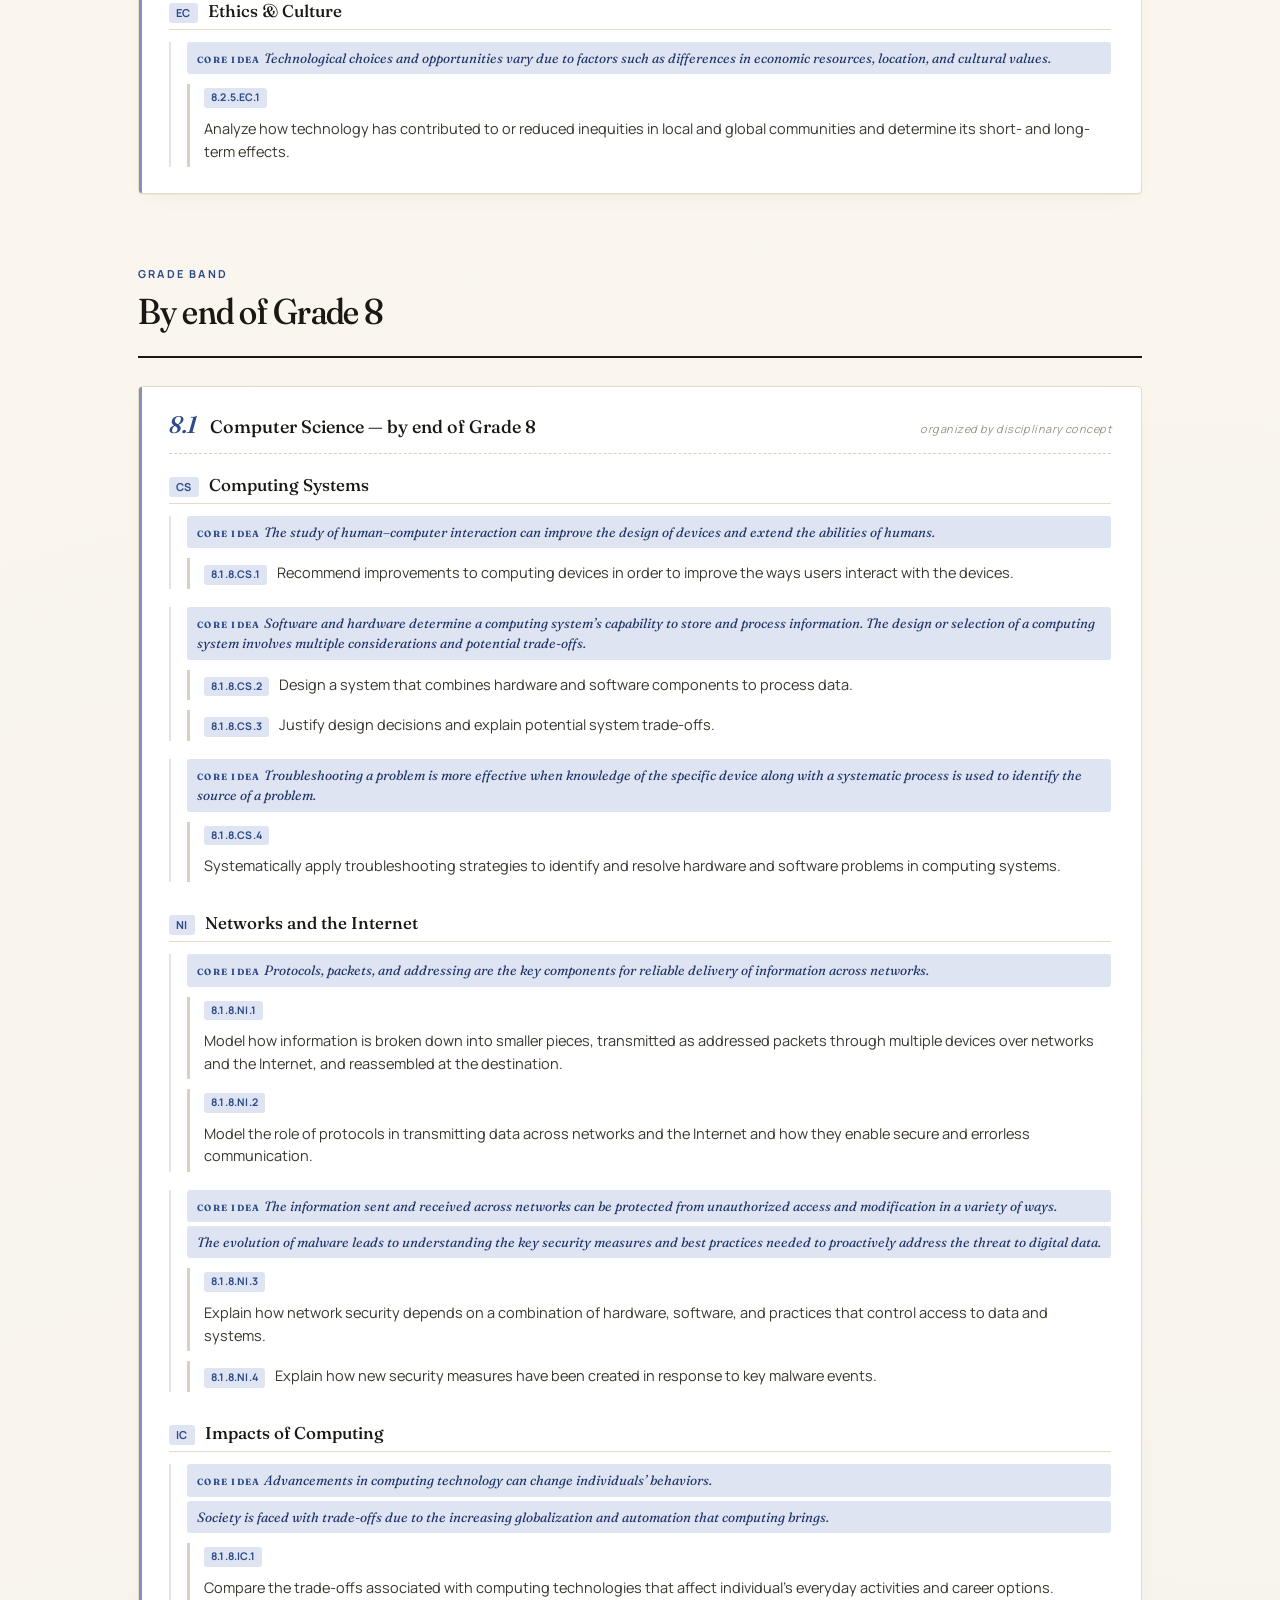
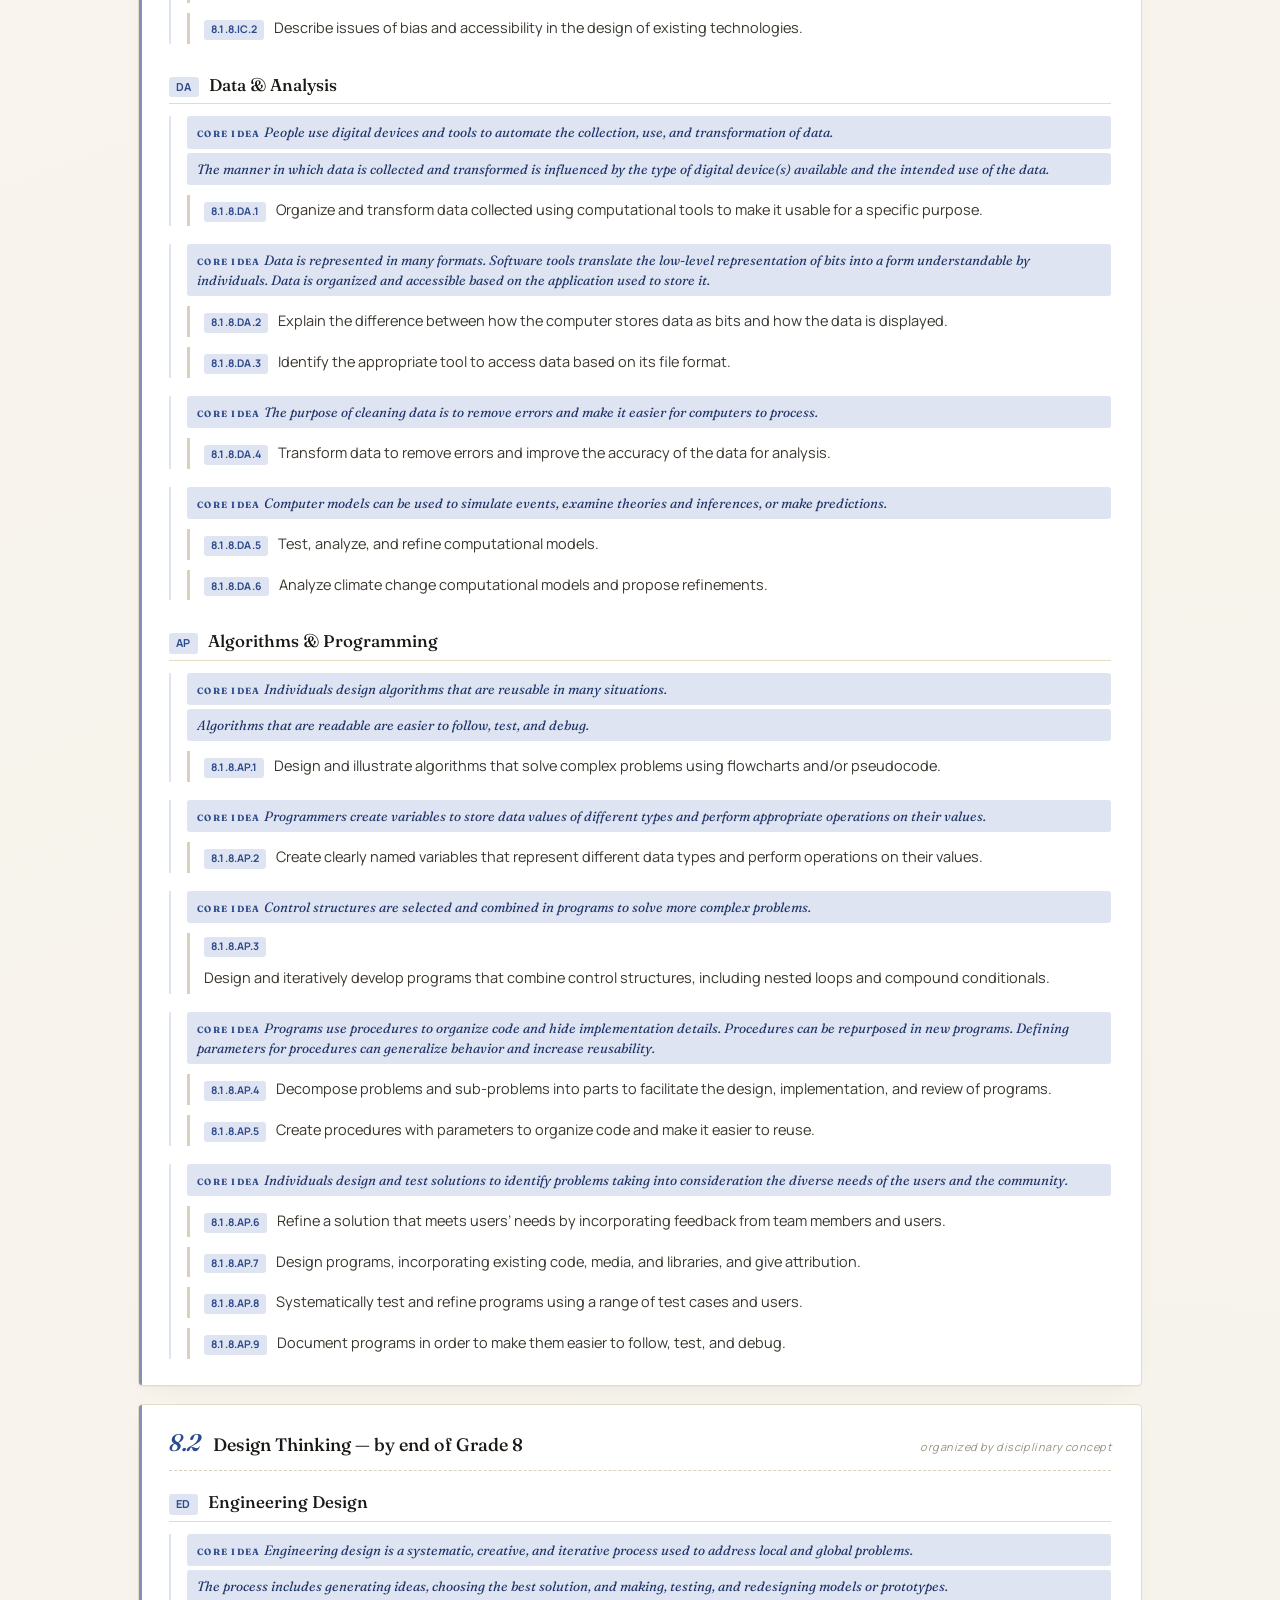
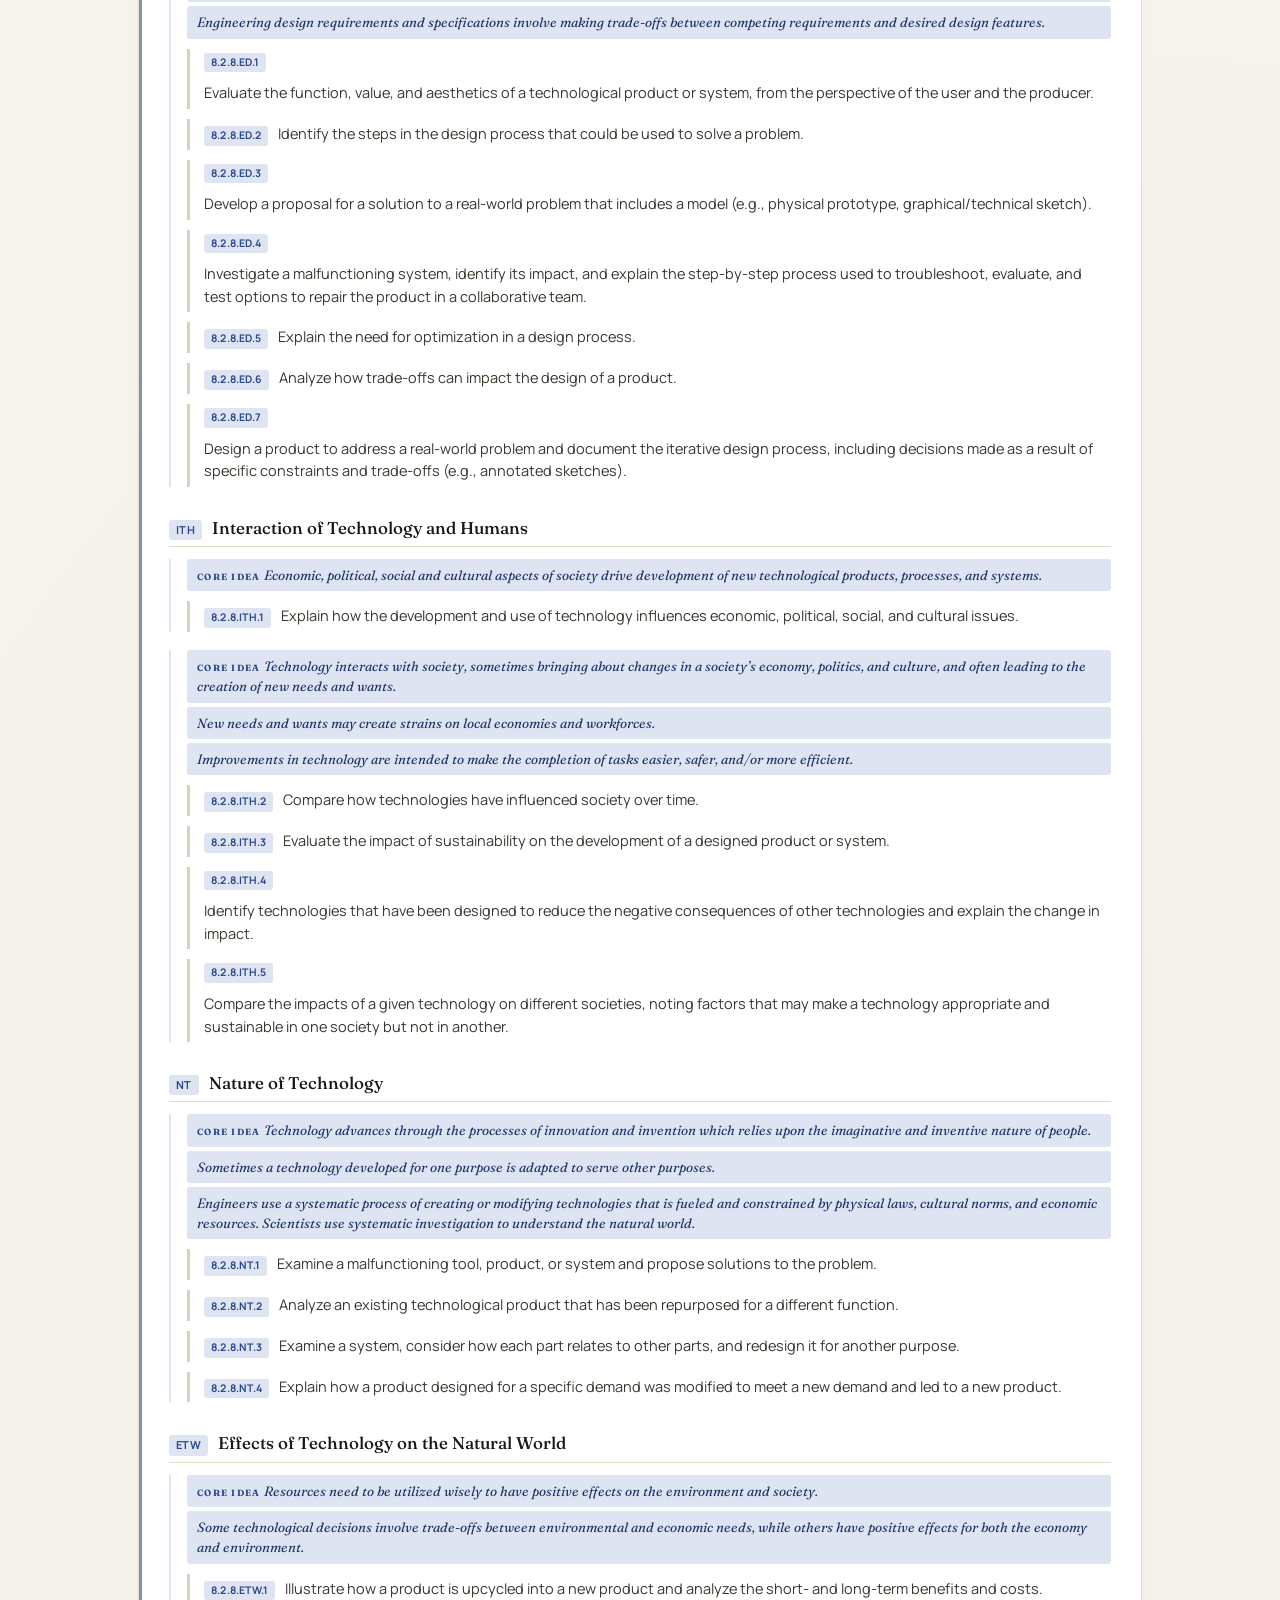
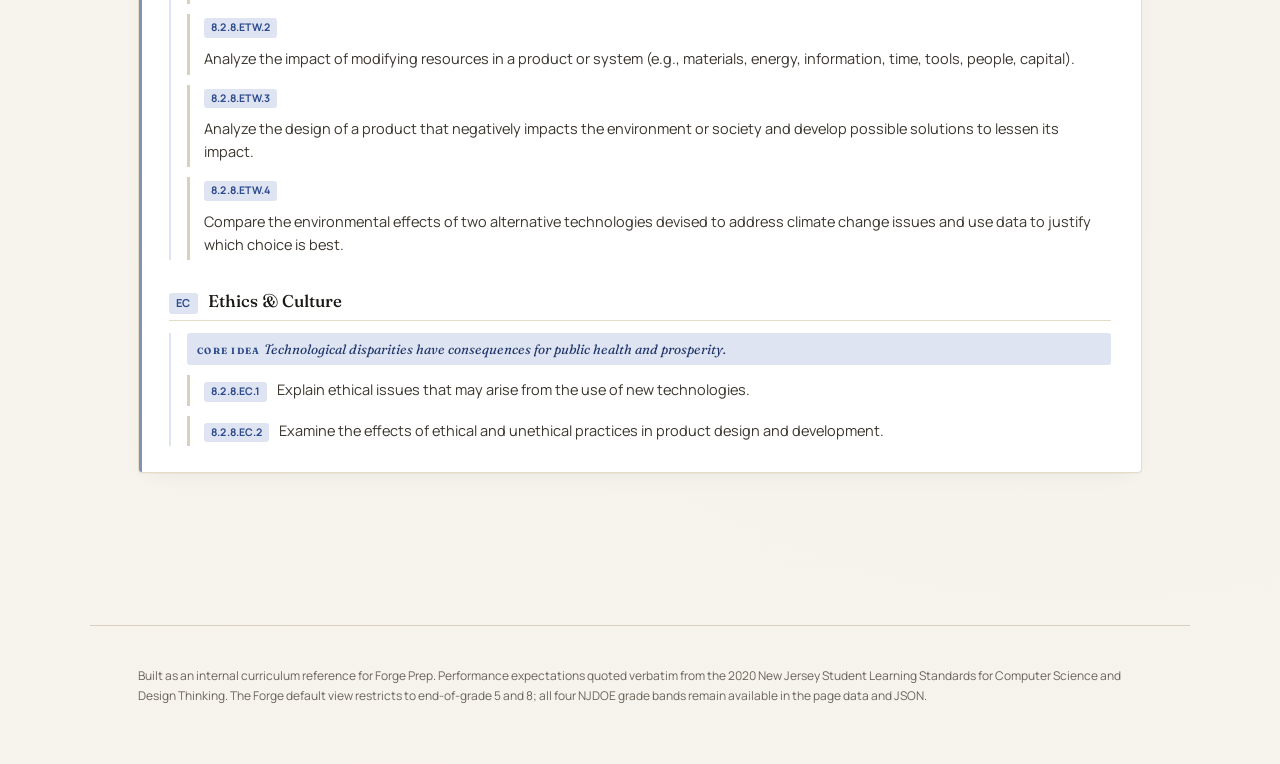
<file: csdt.html>
<!DOCTYPE html>
<html lang="en">
<head>
<meta charset="UTF-8">
<meta name="viewport" content="width=device-width, initial-scale=1.0">
<title>New Jersey Student Learning Standards — Computer Science & Design Thinking — Grades 5 + 8</title>
<link rel="alternate" type="application/json" href="data/all.json" title="All NJSLS standards as JSON">
<link rel="alternate" type="application/json" href="data/csdt.json" title="This subject as JSON">
<link rel="preconnect" href="https://fonts.googleapis.com">
<link rel="preconnect" href="https://fonts.gstatic.com" crossorigin>
<link href="https://fonts.googleapis.com/css2?family=Fraunces:opsz,wght,SOFT@9..144,400;9..144,500;9..144,600;9..144,700&family=Manrope:wght@400;500;600;700&display=swap" rel="stylesheet">
<link rel="stylesheet" href="assets/cc-backlinks.css">
<script defer src="assets/cc-backlinks.js"></script>
<style>
:root {
  --bg: #FAF6EE;
  --surface: #FFFFFF;
  --ink: #1A1814;
  --ink-soft: #3A352D;
  --muted: #6B645A;
  --faint: #9A9384;
  --accent: #2D4A8C;
  --accent-soft: #6B83B7;
  --accent-pale: #DEE4F1;
  --accent-deep: #1F356A;
  --divider: #E5DCC8;
  --rule: #D9D1BD;
  --shadow: 0 1px 0 rgba(26,24,20,0.04), 0 8px 24px -12px rgba(26,24,20,0.08);
}
* { box-sizing: border-box; margin: 0; padding: 0; }
html { scroll-behavior: smooth; -webkit-font-smoothing: antialiased; }
body {
  background: var(--bg); color: var(--ink);
  font-family: 'Manrope', -apple-system, system-ui, sans-serif;
  font-size: 16px; line-height: 1.5; min-height: 100vh;
  background-image:
    radial-gradient(circle at 15% 10%, rgba(45,74,140,0.035) 0%, transparent 42%),
    radial-gradient(circle at 85% 90%, rgba(45,74,140,0.025) 0%, transparent 50%);
}
header.masthead {
  max-width: 1100px; margin: 0 auto;
  padding: 40px 48px 24px; border-bottom: 1px solid var(--rule);
}
.back-link {
  display: inline-flex; align-items: center; gap: 6px;
  font-size: 12px; font-weight: 600; letter-spacing: 0.08em;
  text-transform: uppercase; color: var(--muted);
  text-decoration: none; margin-bottom: 28px;
  padding: 4px 0; border-bottom: 1px solid transparent;
  transition: color 160ms ease, border-color 160ms ease;
}
.back-link:hover { color: var(--accent); border-bottom-color: var(--accent); }
.back-link .arrow { font-size: 14px; line-height: 1; }
.eyebrow {
  font-size: 11px; font-weight: 600; letter-spacing: 0.18em;
  text-transform: uppercase; color: var(--accent); margin-bottom: 18px;
}
h1.title {
  font-family: 'Fraunces', Georgia, serif;
  font-variation-settings: 'opsz' 144, 'SOFT' 30;
  font-weight: 500; font-size: clamp(32px, 4.5vw, 50px);
  line-height: 1.05; letter-spacing: -0.02em; margin-bottom: 14px;
}
h1.title em {
  font-style: italic;
  font-variation-settings: 'opsz' 144, 'SOFT' 100;
  color: var(--accent);
}
.subtitle {
  font-family: 'Fraunces', Georgia, serif;
  font-variation-settings: 'opsz' 24;
  font-style: italic; font-size: 19px; color: var(--ink-soft);
  max-width: 720px; line-height: 1.45;
}
.source-line { margin-top: 24px; font-size: 13px; color: var(--muted); }
.source-line strong { color: var(--ink); font-weight: 600; }
.source-line .json-link {
  color: var(--accent);
  text-decoration: none;
  font-weight: 600;
  border-bottom: 1px solid transparent;
  transition: border-color 160ms ease;
  white-space: nowrap;
  margin-left: 4px;
}
.source-line .json-link:hover { border-bottom-color: var(--accent); }
.source-line .json-link .arrow {
  display: inline-block; margin-left: 3px; font-size: 11px;
}


.filter-bar {
  position: sticky; top: 0; z-index: 50;
  background: rgba(250,246,238,0.94);
  backdrop-filter: blur(12px); -webkit-backdrop-filter: blur(12px);
  border-bottom: 1px solid var(--rule);
}
.filter-inner {
  max-width: 1100px; margin: 0 auto; padding: 16px 48px;
  display: flex; flex-direction: column; gap: 10px;
}
.filter-row {
  display: flex; flex-wrap: wrap; gap: 14px; align-items: baseline;
}
.filter-label {
  font-size: 10px; font-weight: 700; letter-spacing: 0.18em;
  text-transform: uppercase; color: var(--muted);
  min-width: 90px; padding-top: 4px;
}
.pills { display: flex; flex-wrap: wrap; gap: 6px; }
.pill {
  font-size: 13px; font-weight: 500; padding: 7px 14px;
  border: 1px solid var(--rule); background: var(--surface);
  color: var(--ink-soft); border-radius: 999px; cursor: pointer;
  transition: all 160ms ease; user-select: none; white-space: nowrap;
  font-family: inherit;
}
.pill:hover { border-color: var(--accent-soft); color: var(--accent); }
.pill.active { background: var(--ink); color: var(--bg); border-color: var(--ink); }
.pill.accent.active { background: var(--accent); border-color: var(--accent); }
.pill.dim { opacity: 0.4; }

.search-wrap {
  display: flex; align-items: center; gap: 8px; flex: 1; min-width: 220px;
  border: 1px solid var(--rule); background: var(--surface);
  border-radius: 999px; padding: 6px 14px;
  transition: border-color 160ms ease;
}
.search-wrap:focus-within { border-color: var(--accent); }
.search-wrap input {
  flex: 1; border: none; outline: none; background: transparent;
  font-family: inherit; font-size: 14px; color: var(--ink);
  padding: 4px 0;
}
.search-wrap input::placeholder { color: var(--faint); }
.search-icon { color: var(--faint); font-size: 13px; }
.search-clear {
  background: none; border: none; color: var(--faint); cursor: pointer;
  font-size: 16px; line-height: 1; padding: 2px 4px;
  display: none;
}
.search-clear.visible { display: inline-block; }
.search-clear:hover { color: var(--accent); }

.meta-counter {
  font-size: 12px; color: var(--muted); margin-left: auto;
  padding-top: 4px; white-space: nowrap;
}
.meta-counter strong { color: var(--ink); font-weight: 600; }

main { max-width: 1100px; margin: 0 auto; padding: 48px 48px 80px; }

.band-section { margin-bottom: 72px; scroll-margin-top: 200px; }
.band-section.hidden { display: none; }
.band-header {
  margin-bottom: 28px; padding-bottom: 18px; border-bottom: 2px solid var(--ink);
}
.band-eyebrow {
  font-size: 11px; font-weight: 700; letter-spacing: 0.2em;
  text-transform: uppercase; color: var(--accent); margin-bottom: 10px;
}
.band-title {
  font-family: 'Fraunces', Georgia, serif;
  font-variation-settings: 'opsz' 96, 'SOFT' 50;
  font-weight: 500; font-size: 36px; line-height: 1.1;
  letter-spacing: -0.015em; margin-bottom: 6px;
}
.band-sub {
  font-family: 'Fraunces', Georgia, serif;
  font-variation-settings: 'opsz' 18;
  font-style: italic; font-size: 15px; color: var(--muted);
  max-width: 720px; line-height: 1.5;
}

.standard-card {
  background: var(--surface); border: 1px solid var(--divider);
  border-radius: 4px; padding: 26px 30px;
  margin-bottom: 18px;
  box-shadow: var(--shadow); position: relative; overflow: hidden;
}
.standard-card.hidden { display: none; }
.standard-card::before {
  content: ''; position: absolute; left: 0; top: 0; bottom: 0;
  width: 3px; background: var(--accent); opacity: 0.6;
}

.standard-header {
  margin-bottom: 18px; padding-bottom: 14px;
  border-bottom: 1px dashed var(--rule);
  display: flex; align-items: baseline; gap: 14px; flex-wrap: wrap;
}
.standard-code {
  font-family: 'Fraunces', Georgia, serif;
  font-variation-settings: 'opsz' 96, 'SOFT' 30;
  font-weight: 600; font-style: italic; font-size: 24px;
  color: var(--accent); line-height: 1; letter-spacing: -0.01em;
}
.standard-name {
  font-family: 'Fraunces', Georgia, serif;
  font-variation-settings: 'opsz' 24;
  font-weight: 500; font-size: 18px; color: var(--ink);
  line-height: 1.25; flex: 1;
}
.standard-orglabel {
  font-size: 11px; color: var(--faint); letter-spacing: 0.04em;
  font-style: italic; white-space: nowrap;
}

.concept-block { margin-bottom: 28px; }
.concept-block:last-child { margin-bottom: 0; }
.concept-block.hidden { display: none; }

.concept-header {
  margin-bottom: 12px; padding-bottom: 6px;
  border-bottom: 1px solid var(--divider);
  display: flex; align-items: baseline; gap: 10px;
}
.concept-name {
  font-family: 'Fraunces', Georgia, serif;
  font-variation-settings: 'opsz' 24;
  font-weight: 500; font-size: 17px; color: var(--ink);
}
.concept-abbrev {
  font-size: 11px; font-weight: 700; letter-spacing: 0.04em;
  color: var(--accent); background: var(--accent-pale);
  padding: 2px 7px; border-radius: 3px;
}

.core-idea-block {
  margin-bottom: 18px;
  padding-left: 16px;
  border-left: 2px solid var(--accent-pale);
}
.core-idea-block:last-child { margin-bottom: 0; }
.core-idea-block.hidden { display: none; }

.core-idea {
  font-family: 'Fraunces', Georgia, serif;
  font-variation-settings: 'opsz' 18;
  font-style: italic; font-size: 13.5px; color: var(--accent-deep);
  line-height: 1.5; margin-bottom: 6px;
  padding: 6px 10px;
  background: var(--accent-pale);
  border-radius: 3px;
}
.core-idea + .core-idea { margin-top: -2px; }
.core-idea-block > .core-idea:first-of-type::before {
  content: 'Core idea  ';
  font-style: normal;
  font-size: 9px; font-weight: 700; letter-spacing: 0.14em;
  text-transform: uppercase; color: var(--accent);
}
.core-idea-block > .pe-list { margin-top: 10px; }

.pe-list { display: flex; flex-direction: column; gap: 10px; }

.pe-entry {
  border-left: 3px solid var(--rule); padding: 4px 0 4px 14px;
}
.pe-entry.hidden { display: none; }
.pe-header { display: flex; align-items: baseline; gap: 10px; flex-wrap: wrap; }
.pe-code {
  font-family: 'Manrope', sans-serif;
  font-size: 10.5px; font-weight: 700; letter-spacing: 0.02em;
  color: var(--accent); white-space: nowrap;
  background: var(--accent-pale); padding: 2px 7px; border-radius: 3px;
}
.pe-statement {
  font-size: 14.5px; line-height: 1.55; color: var(--ink-soft);
}

.toc-nav {
  position: fixed; right: 24px; top: 50%;
  transform: translateY(-50%); z-index: 30;
  display: flex; flex-direction: column; gap: 8px;
  padding: 18px 16px; border-left: 2px solid var(--rule);
}
.toc-nav-label {
  font-size: 9px; font-weight: 700; letter-spacing: 0.18em;
  text-transform: uppercase; color: var(--faint); margin-bottom: 6px;
}
.toc-nav a {
  font-size: 12px; color: var(--muted); text-decoration: none;
  transition: color 160ms ease; line-height: 1.3;
}
.toc-nav a:hover { color: var(--accent); }
.toc-nav a.hidden { display: none; }

footer {
  max-width: 1100px; margin: 0 auto;
  padding: 40px 48px 60px; border-top: 1px solid var(--rule);
  font-size: 12px; color: var(--muted); line-height: 1.6;
}

.empty-state {
  padding: 60px 30px; text-align: center; color: var(--muted);
  font-family: 'Fraunces', Georgia, serif;
  font-variation-settings: 'opsz' 24;
  font-style: italic; font-size: 18px;
  display: none;
}
.empty-state.visible { display: block; }

@media (max-width: 980px) {
  .toc-nav { display: none; }
}
@media (max-width: 720px) {
  header.masthead { padding: 32px 24px 24px; }
  .filter-inner { padding: 14px 24px; }
  .filter-label { min-width: 0; }
  main { padding: 36px 24px 60px; }
  footer { padding: 32px 24px 48px; }
  .standard-card { padding: 22px 22px; }
  .band-title { font-size: 28px; }
  .meta-counter { margin-left: 0; }
}
</style>
</head>
<body>

<header class="masthead">
  <a href="index.html" class="back-link"><span class="arrow">←</span> All standards</a>
  <div class="eyebrow">Reference Document · Forge Prep</div>
  <h1 class="title">New Jersey Student Learning<br>Standards for <em>Computer Science &amp; Design Thinking</em></h1>
  <p class="subtitle">Standards 8.1 (Computer Science) and 8.2 (Design Thinking). Adopted June 2020 by the New Jersey Department of Education. Forge Prep view defaults to end-of-grade 5 and end-of-grade 8; the full K–12 set (end-of-grades 2 and 12) is available behind the grade-band filter.</p>
  <div class="source-line"><strong>Source:</strong> 2020 New Jersey Student Learning Standards — Computer Science and Design Thinking, NJ Department of Education. 163 performance expectations across grades 2, 5, 8, and 12; 85 at the Forge Prep grade bands (G5 + G8). Filing typo in the source PDF (PE <code>8.2.12.ETW.4</code> printed under the Ethics &amp; Culture table on page 43) is restored here to its correctly-coded parent concept (<em>Effects of Technology on the Natural World</em>) so concept filters behave consistently. &middot; <a class="json-link" href="data/csdt.json" target="_blank" rel="noopener">View as JSON<span class="arrow">&#x2197;</span></a></div>
</header>

<nav class="filter-bar">
  <div class="filter-inner">
    <div class="filter-row">
      <span class="filter-label">Grade band</span>
      <div class="pills" id="band-pills">
        <button class="pill active" data-band="forge">Forge — G5 + G8</button>
        <button class="pill" data-band="2">End of Grade 2</button>
        <button class="pill" data-band="5">End of Grade 5</button>
        <button class="pill" data-band="8">End of Grade 8</button>
        <button class="pill" data-band="12">End of Grade 12</button>
      </div>
    </div>
    <div class="filter-row">
      <span class="filter-label">Standard</span>
      <div class="pills" id="standard-pills">
        <button class="pill accent active" data-standard="all">All standards</button>
        <button class="pill accent" data-standard="8.1">8.1 Computer Science</button>
        <button class="pill accent" data-standard="8.2">8.2 Design Thinking</button>
      </div>
    </div>
    <div class="filter-row">
      <span class="filter-label">Concept</span>
      <div class="pills" id="concept-pills">
        <button class="pill active" data-concept="all">All concepts</button>
      </div>
    </div>
    <div class="filter-row">
      <span class="filter-label">Search</span>
      <div class="search-wrap">
        <span class="search-icon">⌕</span>
        <input id="search-input" type="text" placeholder="Filter by keyword — e.g., algorithm, prototype, troubleshoot" autocomplete="off">
        <button class="search-clear" id="search-clear" aria-label="Clear search">×</button>
      </div>
      <span class="meta-counter" id="counter"></span>
    </div>
  </div>
</nav>

<aside class="toc-nav" id="toc">
  <div class="toc-nav-label">Jump to</div>
  <a href="#band-5" data-band="5">End of Grade 5</a>
  <a href="#band-8" data-band="8">End of Grade 8</a>
  <a href="#band-2" data-band="2">End of Grade 2</a>
  <a href="#band-12" data-band="12">End of Grade 12</a>
</aside>

<main id="content"></main>
<div class="empty-state" id="empty">No standards match the current filters.</div>

<footer>
  Built as an internal curriculum reference for Forge Prep. Performance expectations quoted verbatim from the 2020 New Jersey Student Learning Standards for Computer Science and Design Thinking. The Forge default view restricts to end-of-grade 5 and 8; all four NJDOE grade bands remain available in the page data and JSON.
</footer>

<script>
let CSDT = null;
const FORGE_BANDS = new Set(['5', '8']);

function esc(s) {
  return String(s).replace(/[&<>"']/g, c => ({'&':'&amp;','<':'&lt;','>':'&gt;','"':'&quot;',"'":'&#39;'}[c]));
}

function bandTitle(b) {
  return `By end of Grade ${b}`;
}

function render() {
  const main = document.getElementById('content');
  let html = '';

  // Render order: G5, G8, G2, G12 — Forge bands first so the default view starts at the top
  const renderOrder = ['5', '8', '2', '12'];

  for (const bandKey of renderOrder) {
    if (!CSDT.grade_bands.includes(bandKey)) continue;
    html += `<section class="band-section" id="band-${esc(bandKey)}" data-band="${esc(bandKey)}">`;
    html += `<div class="band-header">`;
    html += `<div class="band-eyebrow">Grade band</div>`;
    html += `<h2 class="band-title">${esc(bandTitle(bandKey))}</h2>`;
    html += `</div>`;

    for (const std of CSDT.standards) {
      const gb = std.grade_bands[bandKey];
      if (!gb) continue;
      html += `<div class="standard-card" data-band="${esc(bandKey)}" data-standard="${esc(std.code)}">`;
      html += `<div class="standard-header">`;
      html += `<span class="standard-code">${esc(std.code)}</span>`;
      html += `<span class="standard-name">${esc(std.name)} — by end of Grade ${esc(bandKey)}</span>`;
      html += `<span class="standard-orglabel">organized by disciplinary concept</span>`;
      html += `</div>`;

      for (const dc of gb.disciplinary_concepts) {
        html += `<div class="concept-block" data-concept="${esc(dc.abbrev)}">`;
        html += `<div class="concept-header">`;
        html += `<span class="concept-abbrev">${esc(dc.abbrev)}</span>`;
        html += `<span class="concept-name">${esc(dc.name)}</span>`;
        html += `</div>`;

        for (const cib of dc.core_idea_blocks) {
          html += `<div class="core-idea-block">`;
          for (const ci of cib.core_ideas) {
            html += `<div class="core-idea">${esc(ci)}</div>`;
          }
          html += `<div class="pe-list">`;
          for (const pe of cib.pes) {
            const searchText = (pe.statement + ' ' + pe.code + ' ' + dc.name + ' ' + cib.core_ideas.join(' ')).toLowerCase();
            html += `<div class="pe-entry" data-code="${esc(pe.code)}" data-search="${esc(searchText)}">`;
            html += `<div class="pe-header">`;
            html += `<span class="pe-code">${esc(pe.code)}</span>`;
            html += `<span class="pe-statement">${esc(pe.statement)}</span>`;
            html += `</div>`;
            html += `</div>`;
          }
          html += `</div>`;
          html += `</div>`;
        }
        html += `</div>`;  // .concept-block
      }

      html += `</div>`;  // .standard-card
    }
    html += `</section>`;
  }

  main.innerHTML = html;
}

function buildConceptPills() {
  const wrap = document.getElementById('concept-pills');
  // Already has "All concepts"; append a pill per (standard, abbrev) so each concept name stays unambiguous.
  for (const stdCode of Object.keys(CSDT.disciplinary_concepts_meta)) {
    for (const [abbrev, name] of Object.entries(CSDT.disciplinary_concepts_meta[stdCode])) {
      const btn = document.createElement('button');
      btn.className = 'pill';
      btn.dataset.concept = abbrev;
      btn.dataset.standard = stdCode;
      btn.textContent = abbrev;
      btn.title = `${stdCode} — ${name}`;
      wrap.appendChild(btn);
    }
  }
}

let activeBand = 'forge';
let activeStandard = 'all';
let activeConcept = 'all';
let activeQuery = '';

function bandMatches(cardBand) {
  if (activeBand === 'forge') return FORGE_BANDS.has(cardBand);
  return cardBand === activeBand;
}

function applyFilters() {
  const q = activeQuery.trim().toLowerCase();

  document.querySelectorAll('.pe-entry').forEach(pe => {
    let visible = true;
    if (q) visible = (pe.dataset.search || '').includes(q);
    pe.classList.toggle('hidden', !visible);
  });

  document.querySelectorAll('.core-idea-block').forEach(blk => {
    const has = blk.querySelectorAll('.pe-entry:not(.hidden)').length > 0;
    blk.classList.toggle('hidden', !has);
  });

  document.querySelectorAll('.concept-block').forEach(blk => {
    const matchConcept = activeConcept === 'all' || blk.dataset.concept === activeConcept;
    const has = blk.querySelectorAll('.core-idea-block:not(.hidden)').length > 0;
    blk.classList.toggle('hidden', !(matchConcept && has));
  });

  document.querySelectorAll('.standard-card').forEach(card => {
    const matchBand = bandMatches(card.dataset.band);
    const matchStd = activeStandard === 'all' || card.dataset.standard === activeStandard;
    const hasContent = card.querySelectorAll('.concept-block:not(.hidden)').length > 0;
    card.classList.toggle('hidden', !(matchBand && matchStd && hasContent));
  });

  document.querySelectorAll('.band-section').forEach(sec => {
    const hasCard = sec.querySelectorAll('.standard-card:not(.hidden)').length > 0;
    sec.classList.toggle('hidden', !hasCard);
  });

  document.querySelectorAll('.toc-nav a').forEach(a => {
    const b = a.dataset.band;
    const visible = activeBand === 'forge' ? FORGE_BANDS.has(b) : b === activeBand;
    a.classList.toggle('hidden', !visible);
  });

  // Dim concept pills that belong to a non-selected standard
  document.querySelectorAll('#concept-pills .pill').forEach(p => {
    if (p.dataset.concept === 'all') return;
    const dim = activeStandard !== 'all' && p.dataset.standard !== activeStandard;
    p.classList.toggle('dim', dim);
  });

  updateCounter();
}

function updateCounter() {
  let count = 0;
  document.querySelectorAll('.band-section:not(.hidden) .standard-card:not(.hidden) .concept-block:not(.hidden) .pe-entry:not(.hidden)').forEach(() => count++);
  document.getElementById('counter').innerHTML =
    `Showing <strong>${count}</strong> performance expectation${count === 1 ? '' : 's'}`;
  document.getElementById('empty').classList.toggle('visible', count === 0);
}

document.getElementById('band-pills').addEventListener('click', (e) => {
  if (e.target.tagName !== 'BUTTON') return;
  document.querySelectorAll('#band-pills .pill').forEach(p => p.classList.remove('active'));
  e.target.classList.add('active');
  activeBand = e.target.dataset.band;
  applyFilters();
});

document.getElementById('standard-pills').addEventListener('click', (e) => {
  if (e.target.tagName !== 'BUTTON') return;
  document.querySelectorAll('#standard-pills .pill').forEach(p => p.classList.remove('active'));
  e.target.classList.add('active');
  activeStandard = e.target.dataset.standard;
  // Reset concept filter when standard changes, since concept pills may now be irrelevant
  if (activeConcept !== 'all') {
    const conceptPill = document.querySelector(`#concept-pills .pill[data-concept="${activeConcept}"]`);
    if (conceptPill && activeStandard !== 'all' && conceptPill.dataset.standard !== activeStandard) {
      document.querySelectorAll('#concept-pills .pill').forEach(p => p.classList.remove('active'));
      document.querySelector('#concept-pills .pill[data-concept="all"]').classList.add('active');
      activeConcept = 'all';
    }
  }
  applyFilters();
});

document.getElementById('concept-pills').addEventListener('click', (e) => {
  if (e.target.tagName !== 'BUTTON') return;
  document.querySelectorAll('#concept-pills .pill').forEach(p => p.classList.remove('active'));
  e.target.classList.add('active');
  activeConcept = e.target.dataset.concept;
  applyFilters();
});

const searchInput = document.getElementById('search-input');
const searchClear = document.getElementById('search-clear');
searchInput.addEventListener('input', (e) => {
  activeQuery = e.target.value;
  searchClear.classList.toggle('visible', !!activeQuery);
  applyFilters();
});
searchClear.addEventListener('click', () => {
  searchInput.value = '';
  activeQuery = '';
  searchClear.classList.remove('visible');
  applyFilters();
  searchInput.focus();
});
searchInput.addEventListener('keydown', (e) => {
  if (e.key === 'Escape' && activeQuery) searchClear.click();
});

fetch('data/csdt.json').then(r => r.json()).then(data => {
  CSDT = data;
  buildConceptPills();
  render();
  applyFilters();
  if (window.attachCCBacklinks) window.attachCCBacklinks();
}).catch(err => {
  document.getElementById('content').innerHTML =
    '<div style="padding:60px 30px;text-align:center;color:var(--muted);">Failed to load standards data. Refresh the page; if the issue persists, the <code>data/</code> directory may be missing.</div>';
  console.error('njsls data load failed:', err);
});
</script>
</body>
</html>
</file>
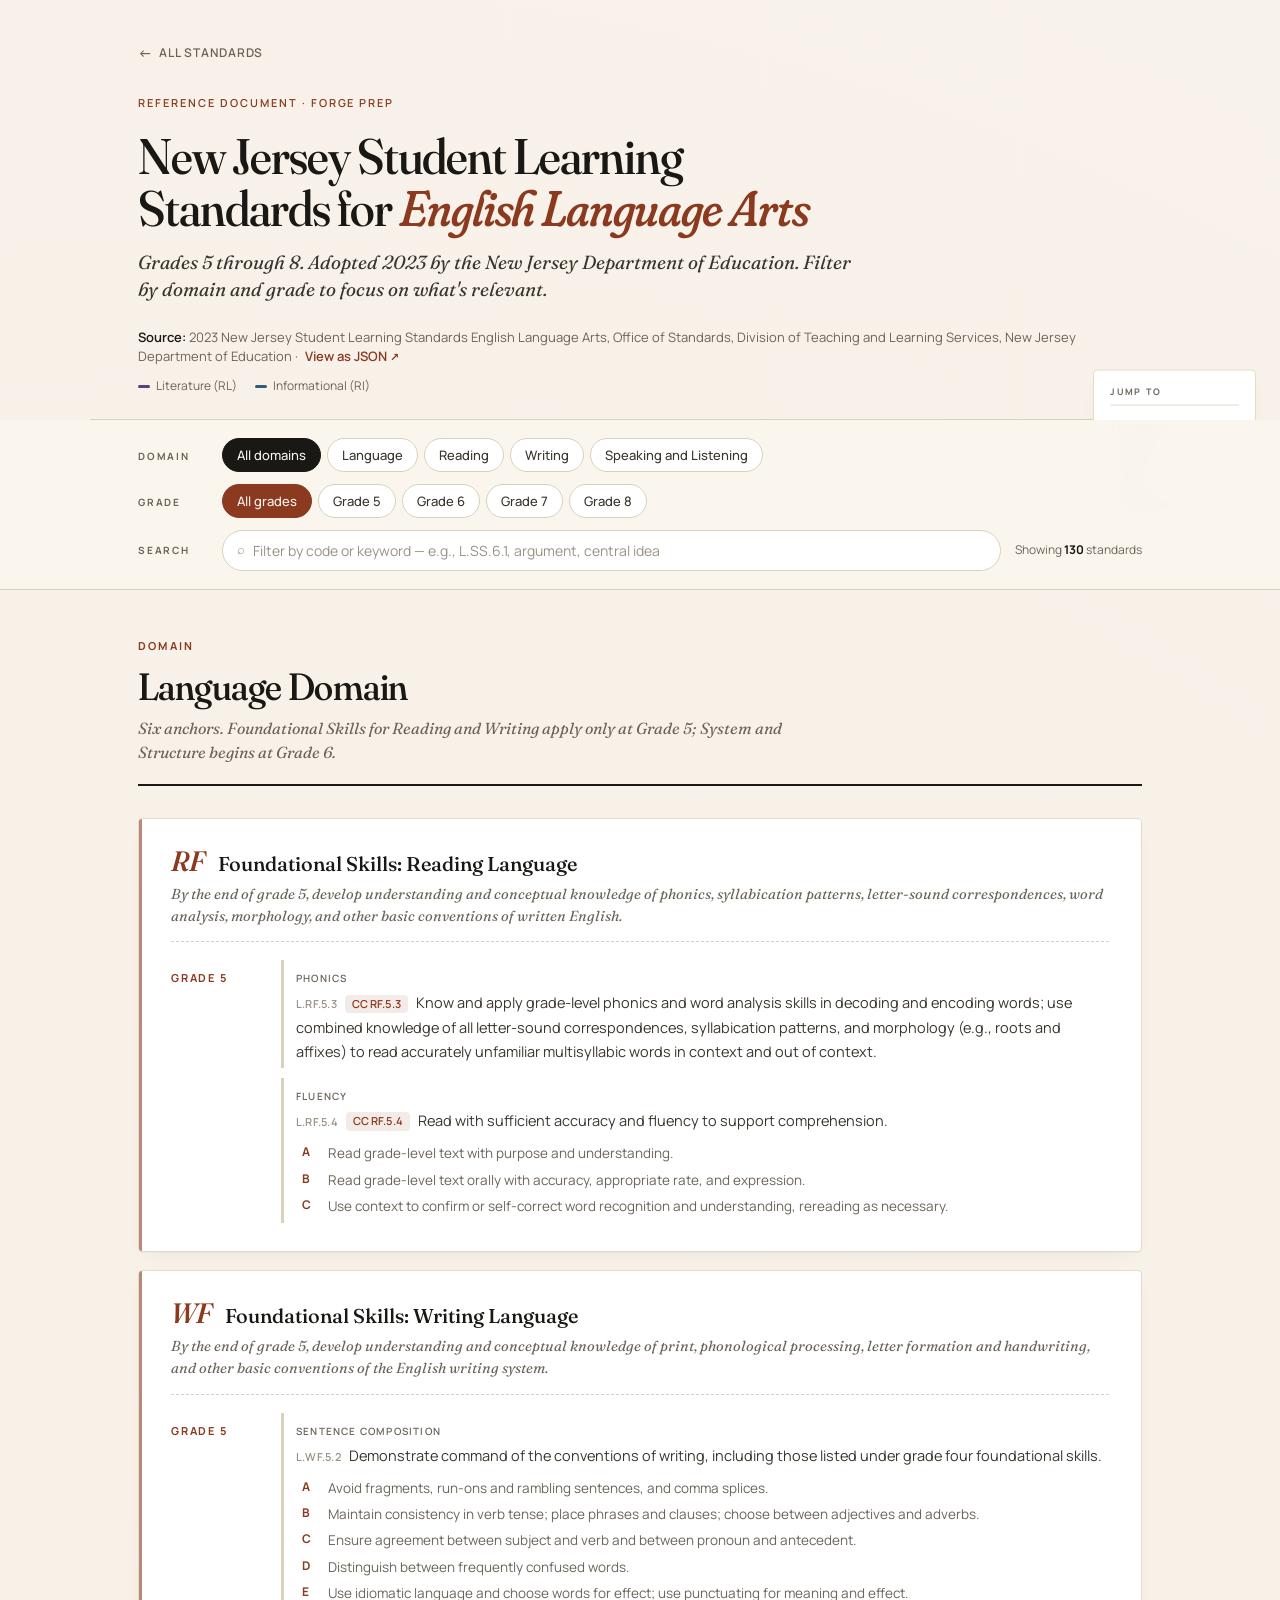
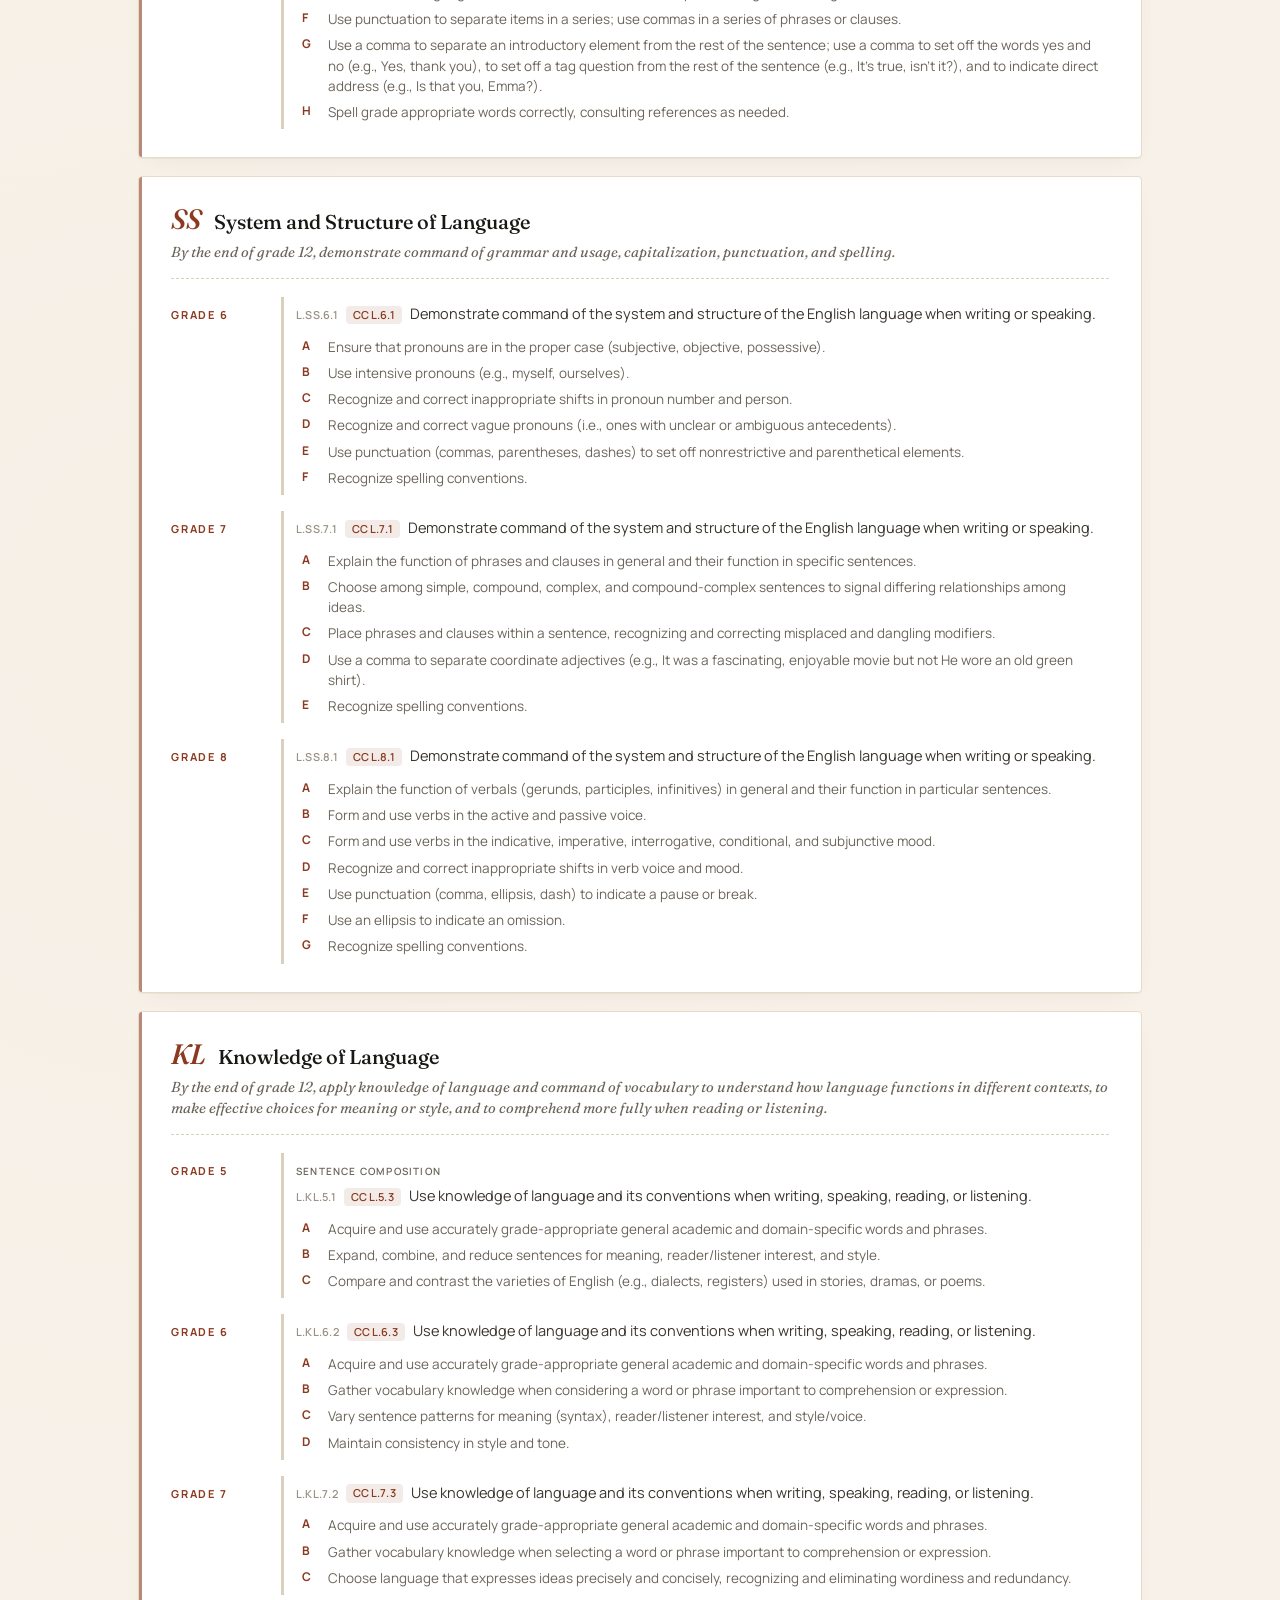
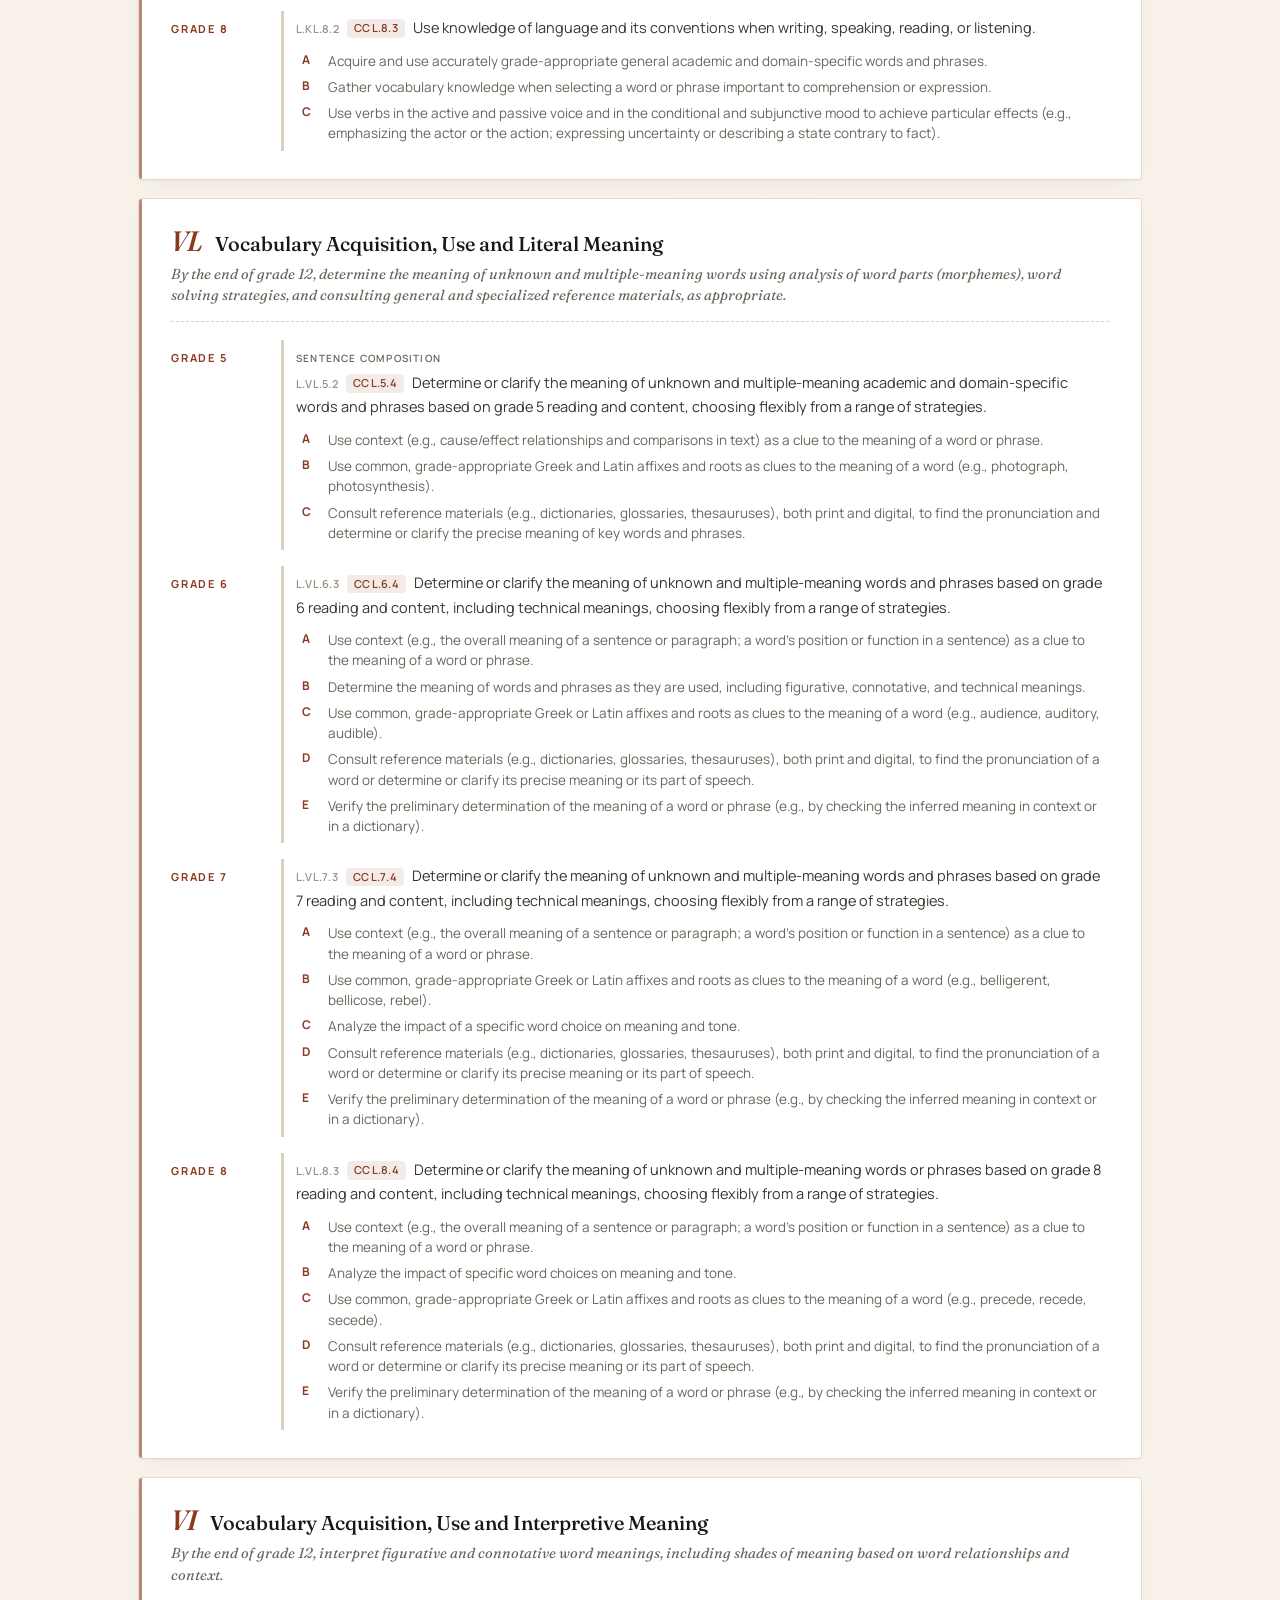
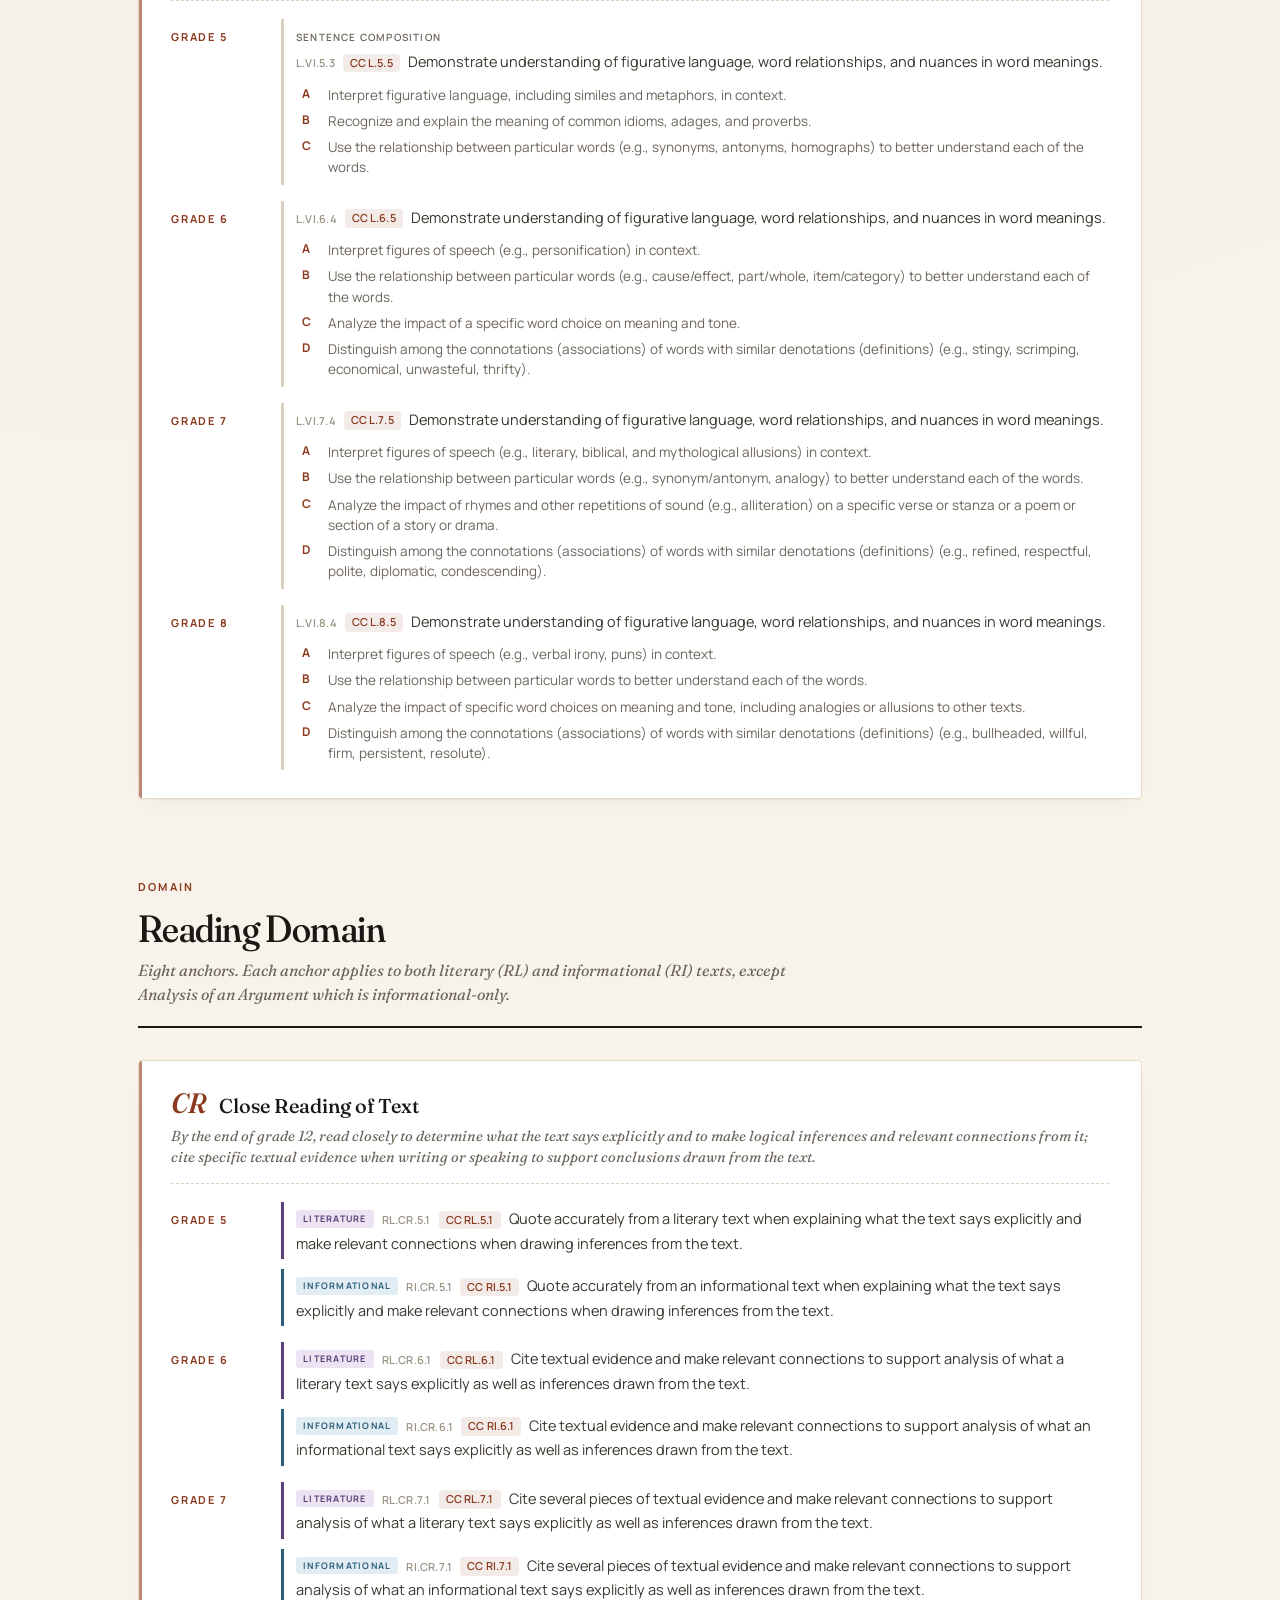
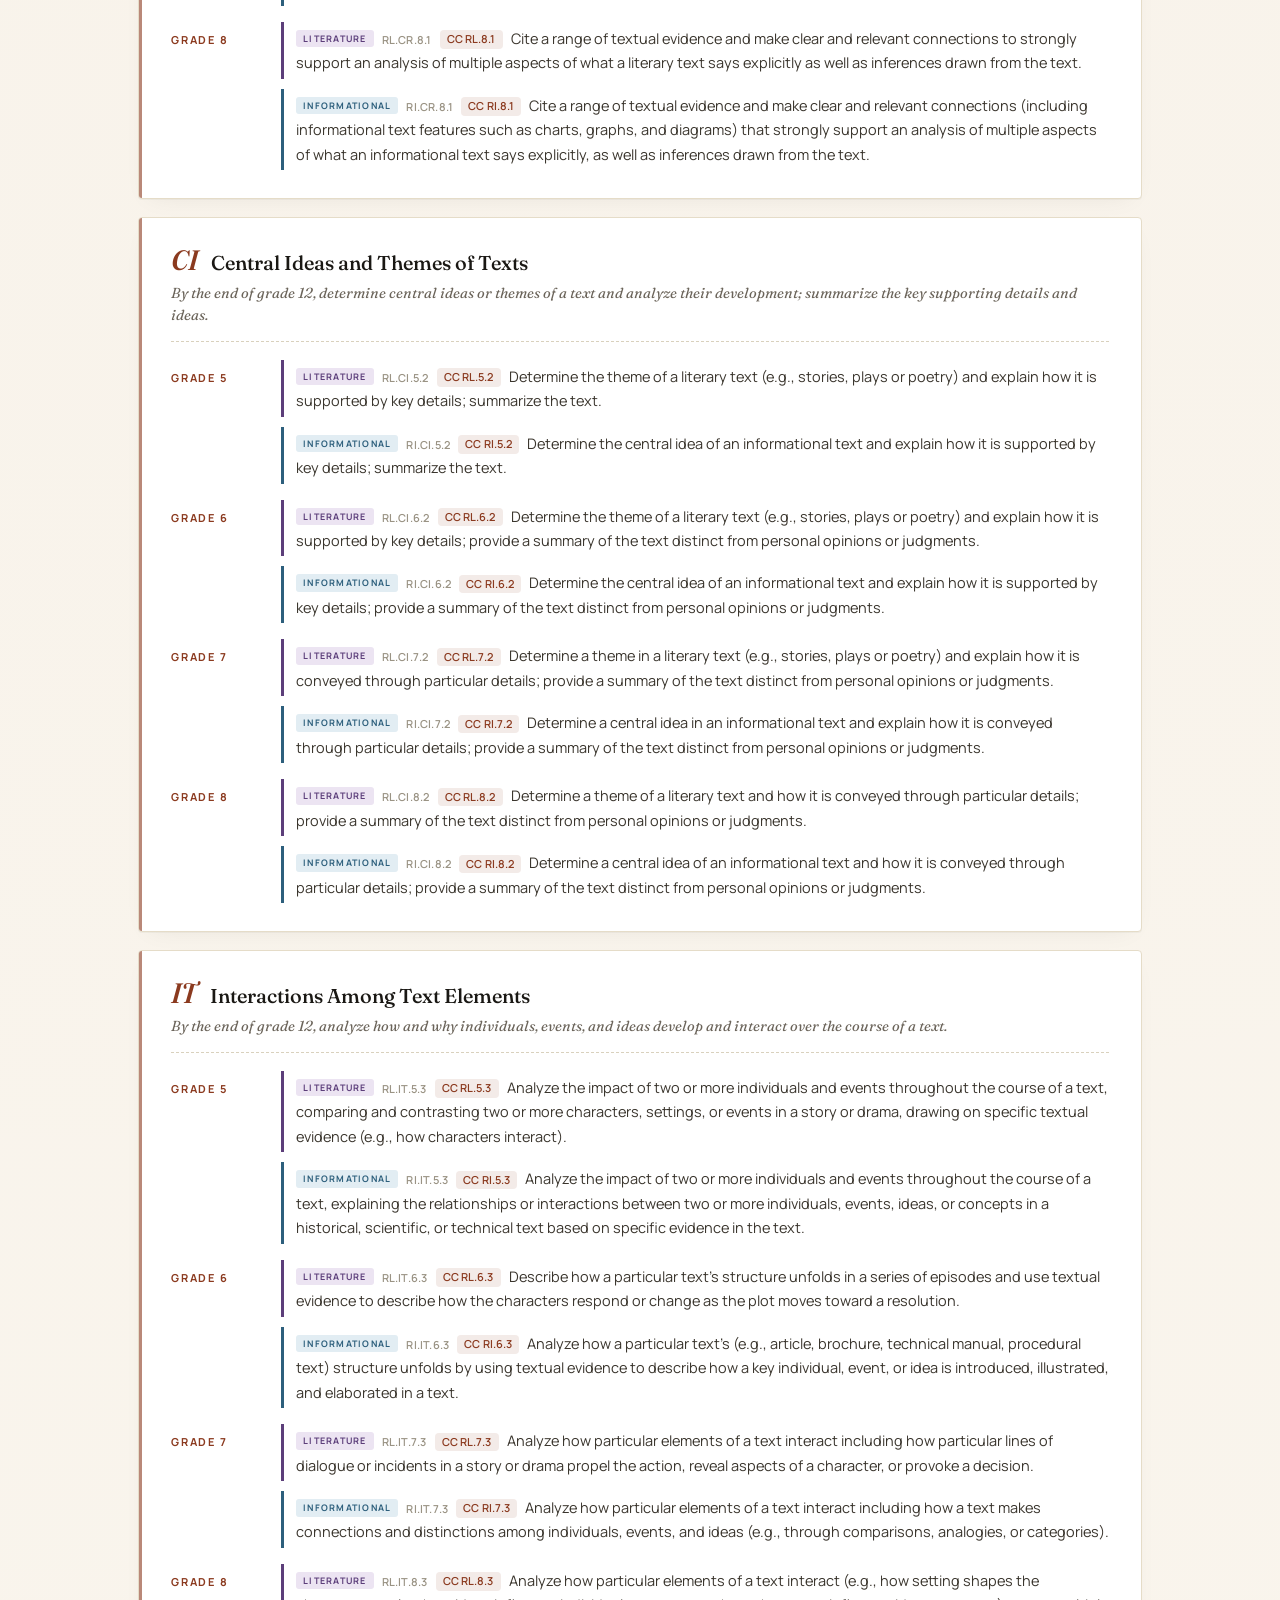
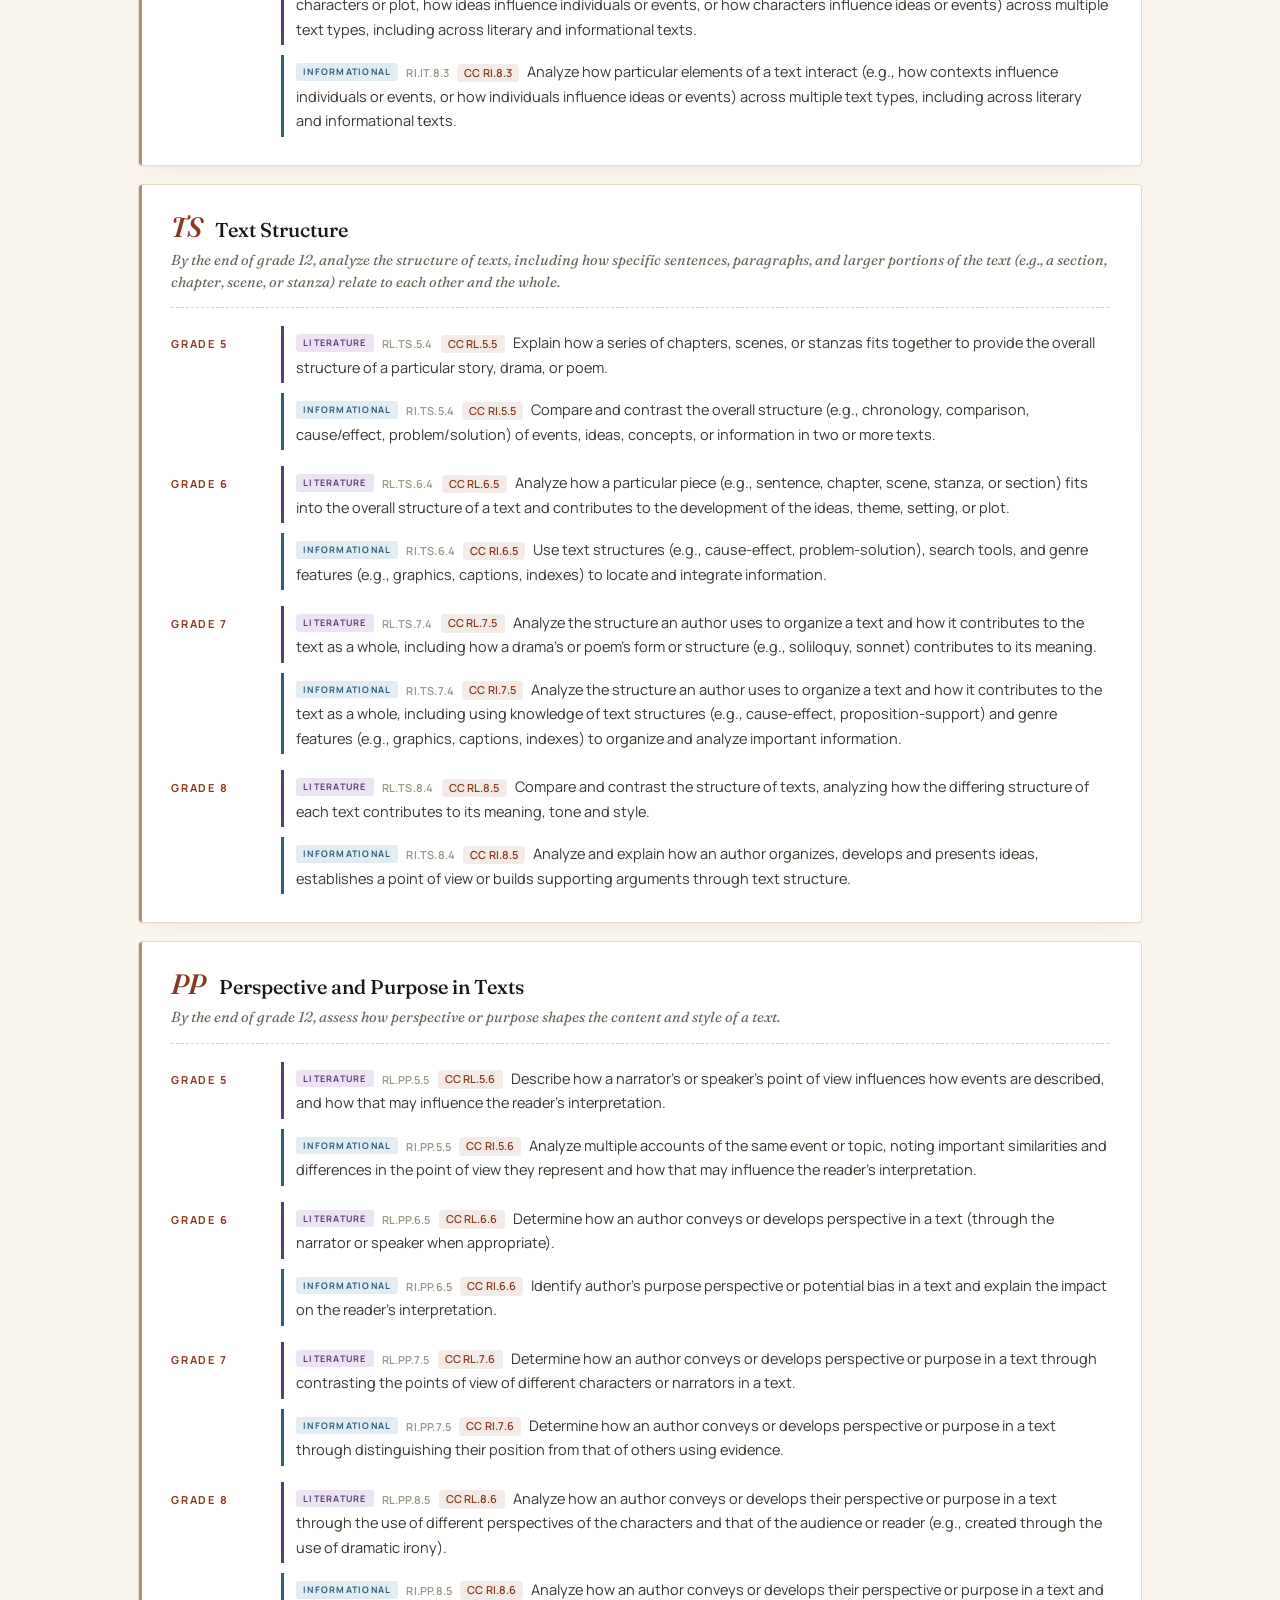
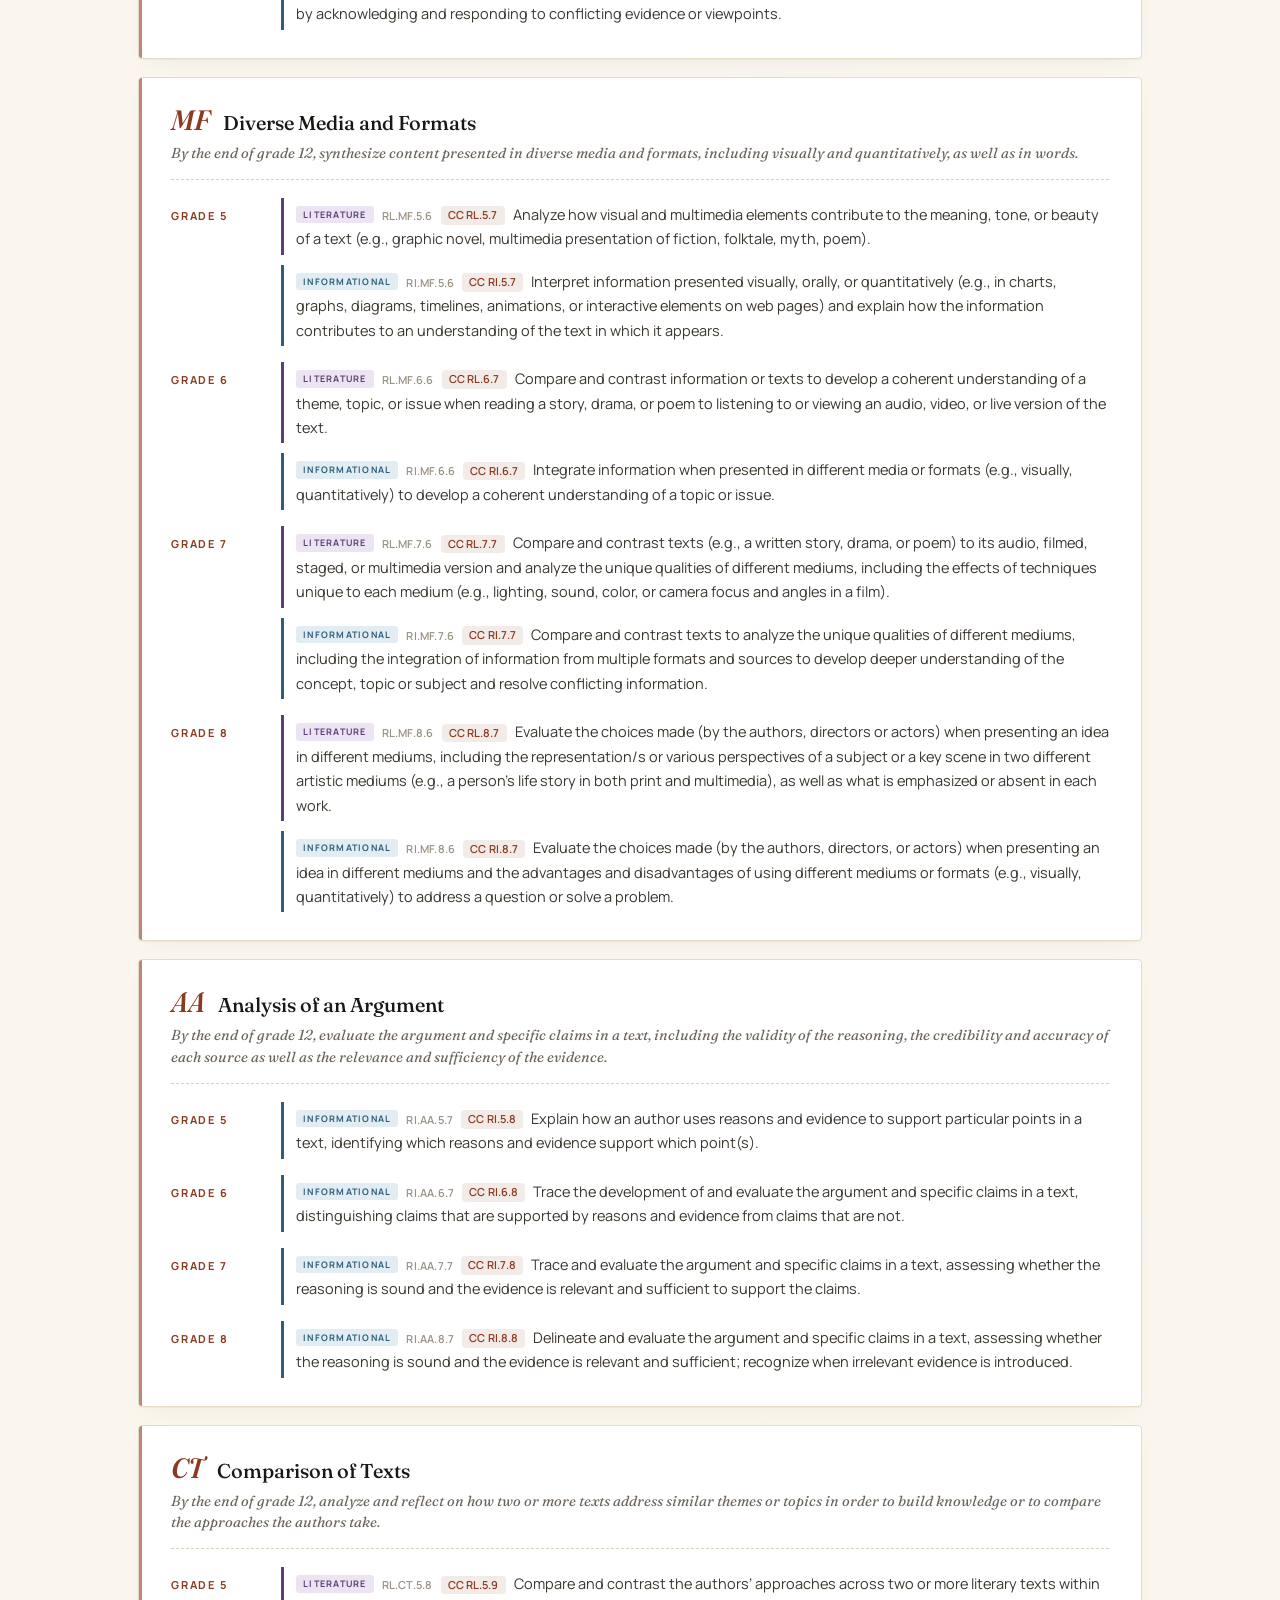
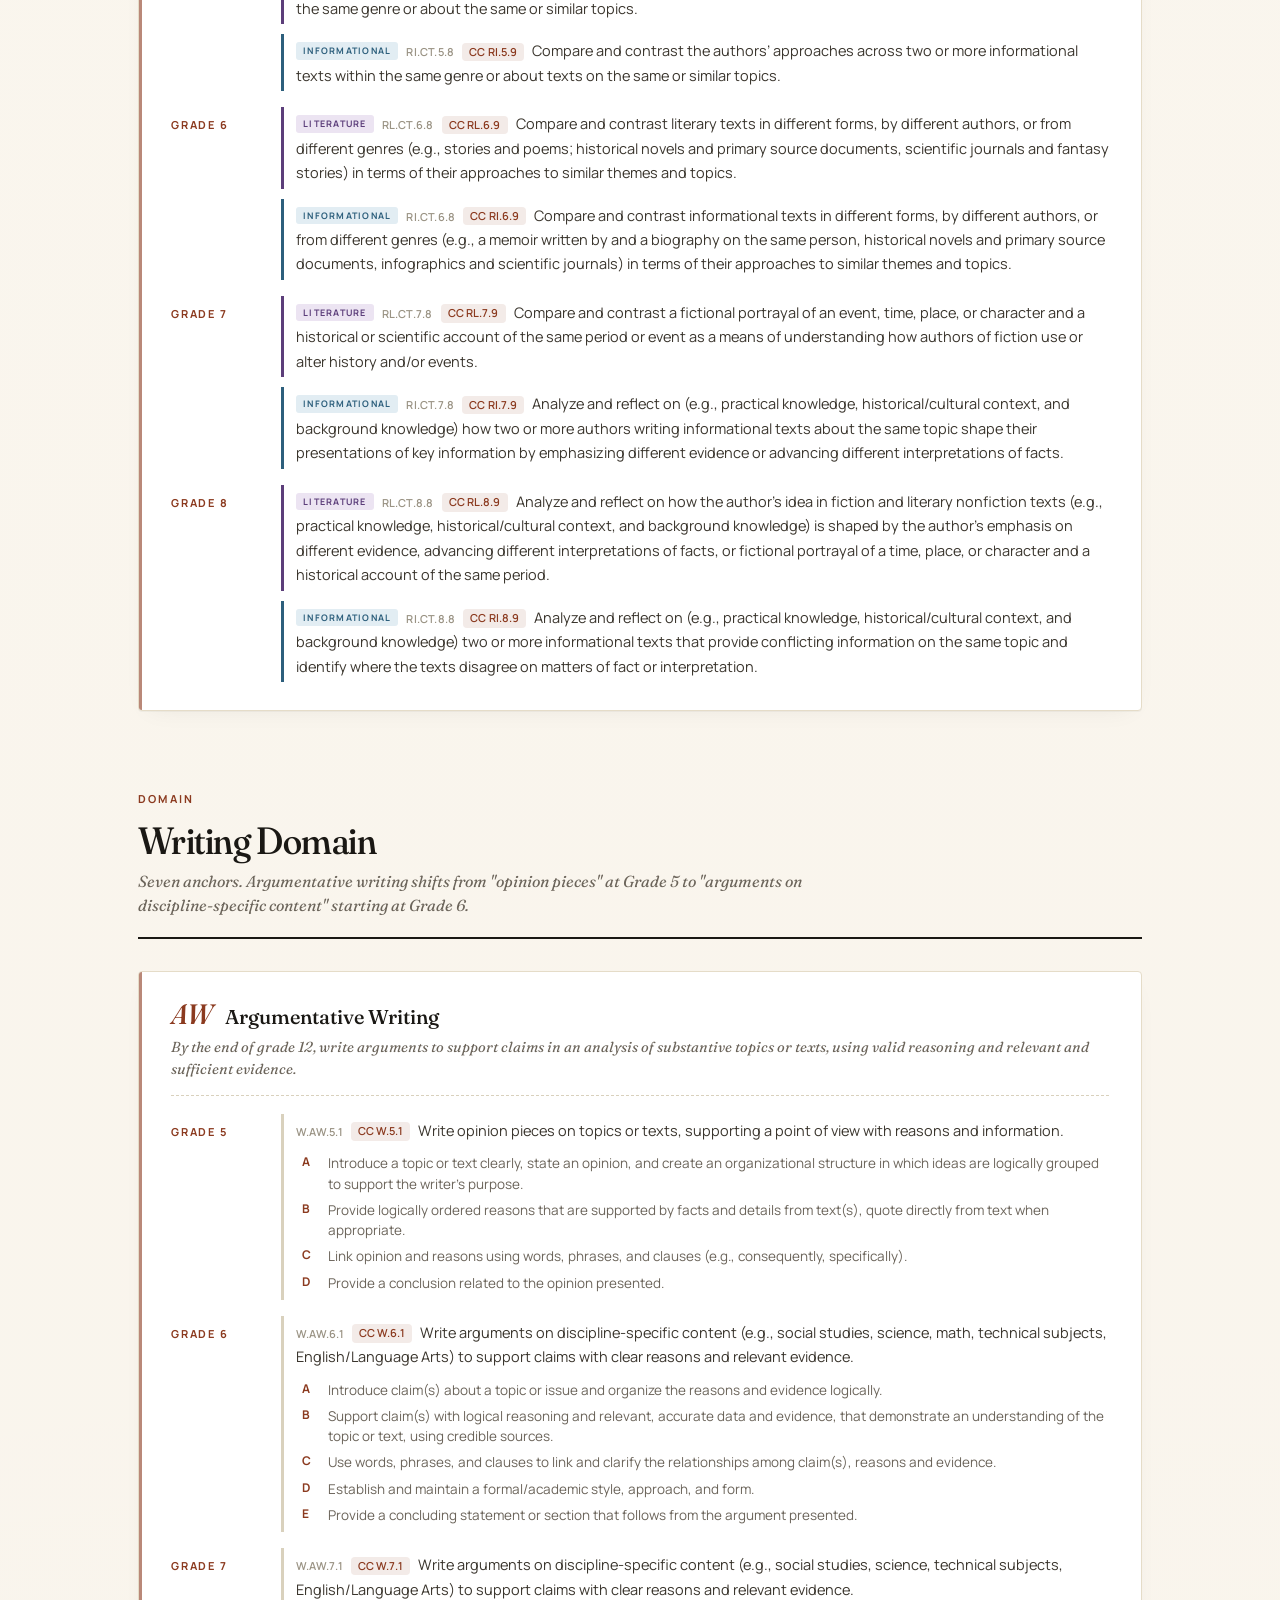
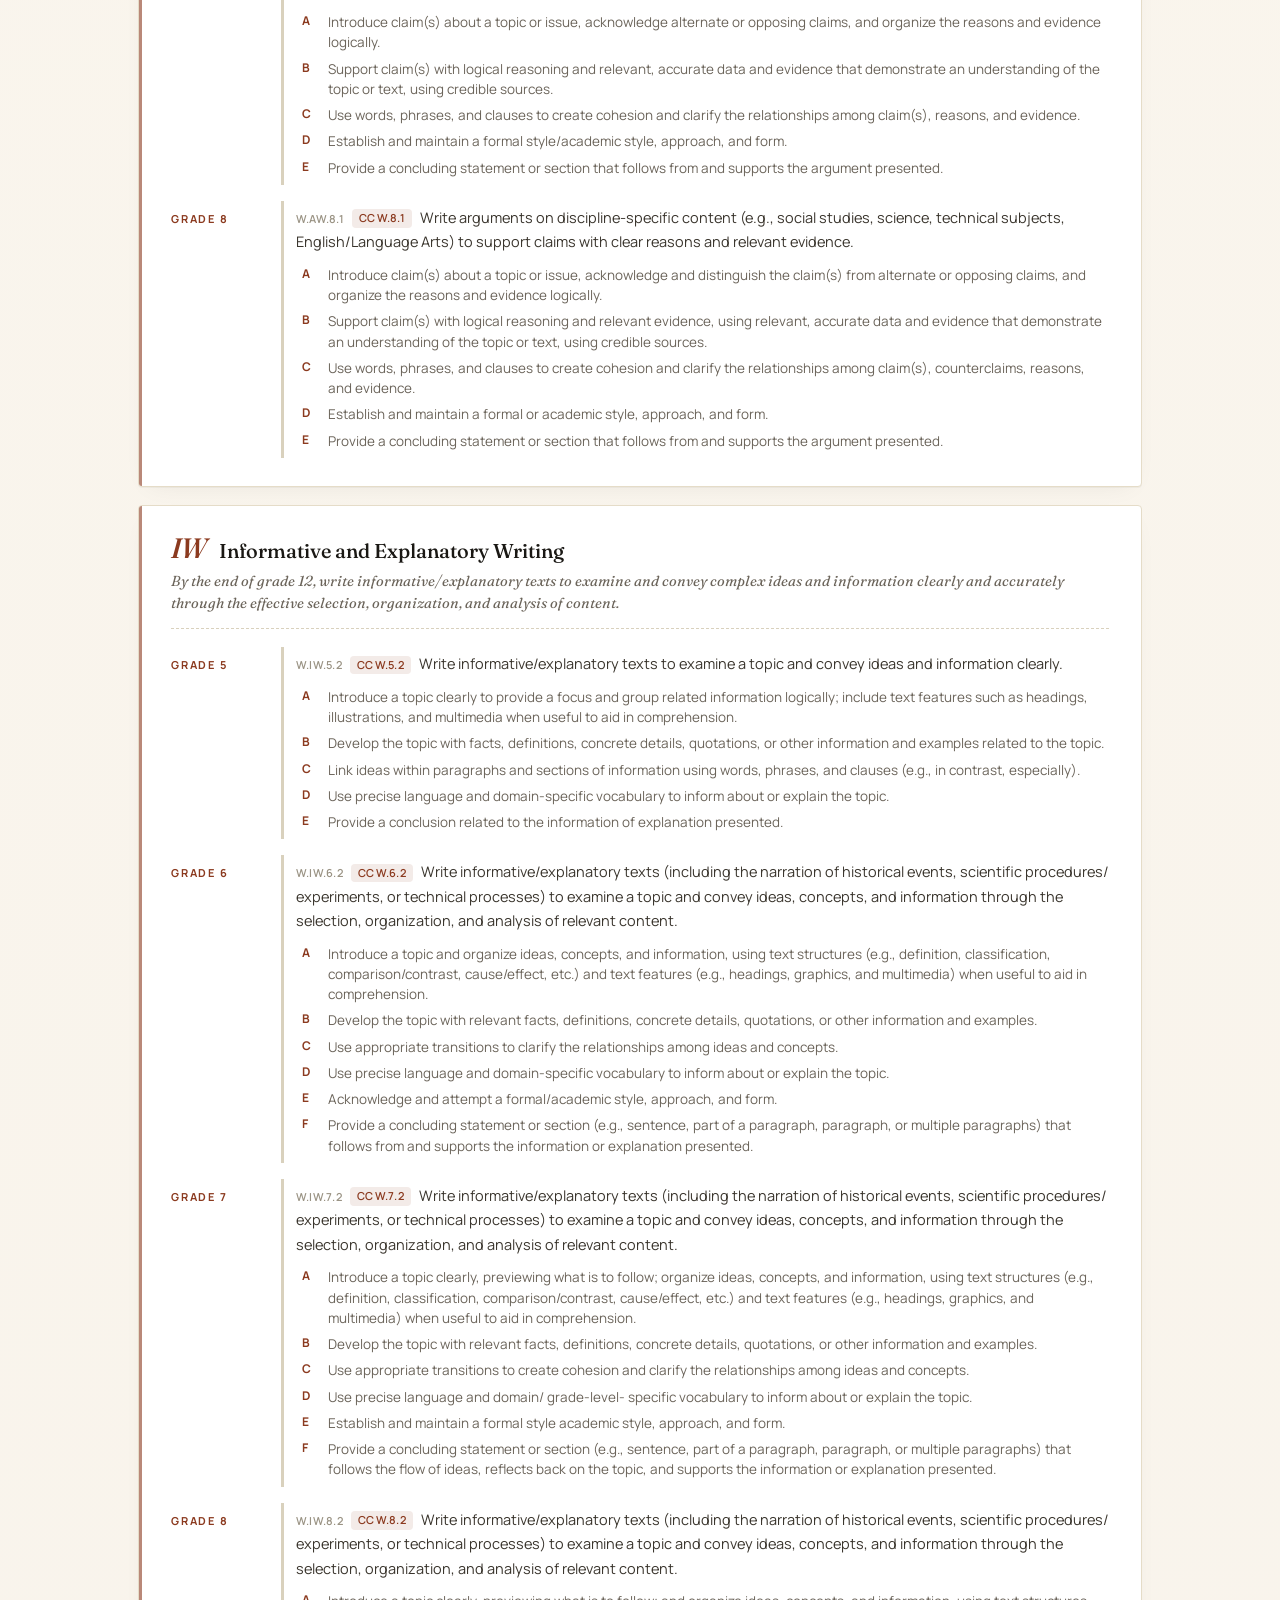
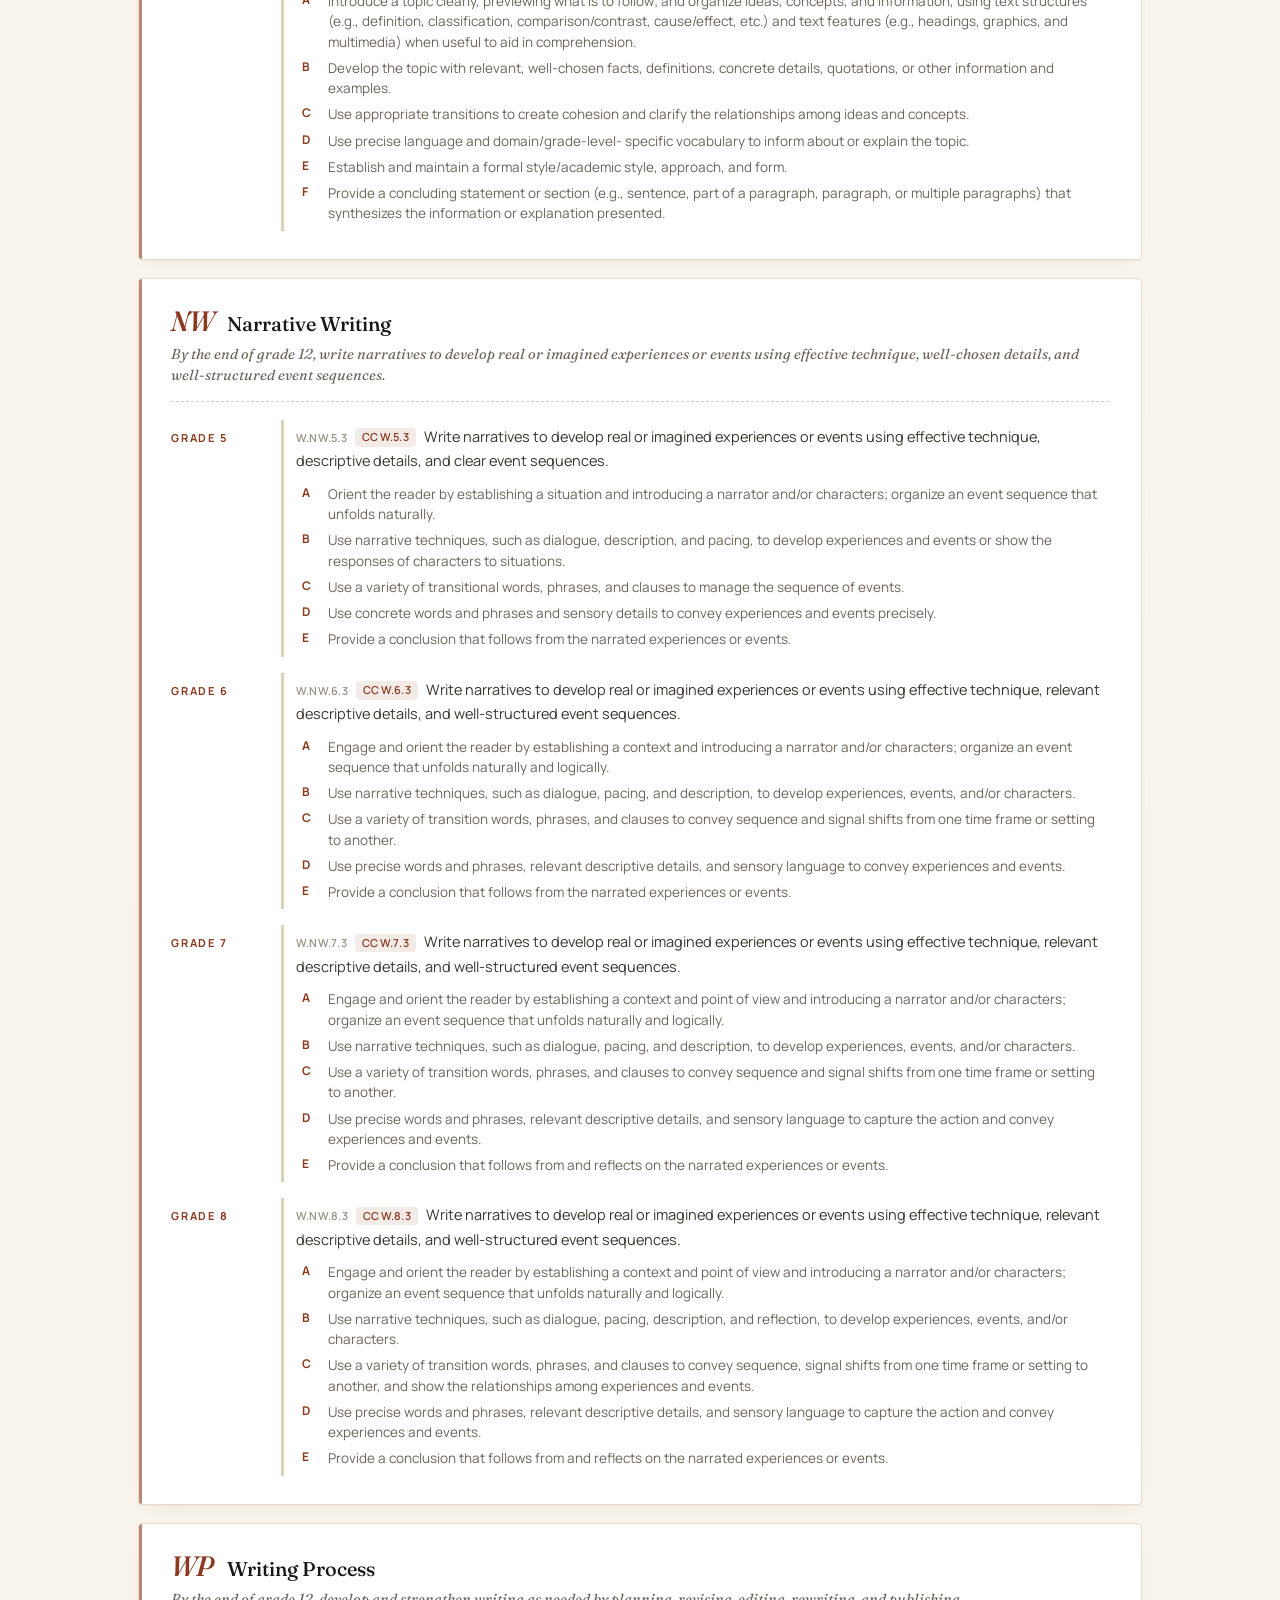
<file: ela.html>
<!DOCTYPE html>
<html lang="en">
<head>
<meta charset="UTF-8">
<meta name="viewport" content="width=device-width, initial-scale=1.0">
<title>New Jersey Student Learning Standards — English Language Arts — Grades 5 through 8</title>
<link rel="alternate" type="application/json" href="data/all.json" title="All NJSLS standards as JSON">
<link rel="alternate" type="application/json" href="data/ela.json" title="This subject as JSON">
<link rel="preconnect" href="https://fonts.googleapis.com">
<link rel="preconnect" href="https://fonts.gstatic.com" crossorigin>
<link href="https://fonts.googleapis.com/css2?family=Fraunces:opsz,wght,SOFT@9..144,400;9..144,500;9..144,600;9..144,700&family=Manrope:wght@400;500;600;700&display=swap" rel="stylesheet">
<link rel="stylesheet" href="assets/cc-backlinks.css">
<script defer src="assets/cc-backlinks.js"></script>
<style>
:root {
  --bg: #FAF6EE;
  --surface: #FFFFFF;
  --ink: #1A1814;
  --ink-soft: #3A352D;
  --muted: #6B645A;
  --faint: #9A9384;
  --accent: #8B3A1F;
  --accent-soft: #B86A4F;
  --accent-pale: #F4E4DC;
  --divider: #E5DCC8;
  --rule: #D9D1BD;
  --info: #2D5F7C;
  --info-pale: #E2EDF3;
  --lit: #5C3E7A;
  --lit-pale: #ECE4F2;
  --shadow: 0 1px 0 rgba(26,24,20,0.04), 0 8px 24px -12px rgba(26,24,20,0.08);
}
* { box-sizing: border-box; margin: 0; padding: 0; }
html { scroll-behavior: smooth; -webkit-font-smoothing: antialiased; }
body {
  background: var(--bg); color: var(--ink);
  font-family: 'Manrope', -apple-system, system-ui, sans-serif;
  font-size: 16px; line-height: 1.5; min-height: 100vh;
  background-image:
    radial-gradient(circle at 15% 10%, rgba(139,58,31,0.03) 0%, transparent 40%),
    radial-gradient(circle at 85% 90%, rgba(139,58,31,0.025) 0%, transparent 50%);
}
header.masthead {
  max-width: 1100px; margin: 0 auto;
  padding: 40px 48px 24px; border-bottom: 1px solid var(--rule);
}
.back-link {
  display: inline-flex; align-items: center; gap: 6px;
  font-size: 12px; font-weight: 600; letter-spacing: 0.08em;
  text-transform: uppercase; color: var(--muted);
  text-decoration: none; margin-bottom: 28px;
  padding: 4px 0; border-bottom: 1px solid transparent;
  transition: color 160ms ease, border-color 160ms ease;
}
.back-link:hover { color: var(--accent); border-bottom-color: var(--accent); }
.back-link .arrow { font-size: 14px; line-height: 1; }
.eyebrow {
  font-size: 11px; font-weight: 600; letter-spacing: 0.18em;
  text-transform: uppercase; color: var(--accent); margin-bottom: 18px;
}
h1.title {
  font-family: 'Fraunces', Georgia, serif;
  font-variation-settings: 'opsz' 144, 'SOFT' 30;
  font-weight: 500; font-size: clamp(32px, 4.5vw, 50px);
  line-height: 1.05; letter-spacing: -0.02em; margin-bottom: 14px;
}
h1.title em {
  font-style: italic;
  font-variation-settings: 'opsz' 144, 'SOFT' 100;
  color: var(--accent);
}
.subtitle {
  font-family: 'Fraunces', Georgia, serif;
  font-variation-settings: 'opsz' 24;
  font-style: italic; font-size: 19px; color: var(--ink-soft);
  max-width: 720px; line-height: 1.45;
}
.source-line { margin-top: 24px; font-size: 13px; color: var(--muted); }
.source-line strong { color: var(--ink); font-weight: 600; }
.source-line .json-link {
  color: var(--accent);
  text-decoration: none;
  font-weight: 600;
  border-bottom: 1px solid transparent;
  transition: border-color 160ms ease;
  white-space: nowrap;
  margin-left: 4px;
}
.source-line .json-link:hover { border-bottom-color: var(--accent); }
.source-line .json-link .arrow {
  display: inline-block; margin-left: 3px; font-size: 11px;
}

.filter-bar {
  position: sticky; top: 0; z-index: 50;
  background: rgba(250,246,238,0.94);
  backdrop-filter: blur(12px); -webkit-backdrop-filter: blur(12px);
  border-bottom: 1px solid var(--rule);
}
.filter-inner {
  max-width: 1100px; margin: 0 auto; padding: 18px 48px;
  display: flex; flex-direction: column; gap: 12px;
}
.filter-row {
  display: flex; flex-wrap: wrap; gap: 14px; align-items: baseline;
}
.filter-label {
  font-size: 10px; font-weight: 700; letter-spacing: 0.18em;
  text-transform: uppercase; color: var(--muted);
  min-width: 70px; padding-top: 4px;
}
.pills { display: flex; flex-wrap: wrap; gap: 6px; }
.pill {
  font-size: 13px; font-weight: 500; padding: 7px 14px;
  border: 1px solid var(--rule); background: var(--surface);
  color: var(--ink-soft); border-radius: 999px; cursor: pointer;
  transition: all 160ms ease; user-select: none; white-space: nowrap;
  font-family: inherit;
}
.pill:hover { border-color: var(--accent-soft); color: var(--accent); }
.pill.active { background: var(--ink); color: var(--bg); border-color: var(--ink); }
.pill.accent.active { background: var(--accent); border-color: var(--accent); }
main { max-width: 1100px; margin: 0 auto; padding: 48px; }
.domain-section { margin-bottom: 80px; scroll-margin-top: 140px; }
.domain-section.hidden { display: none; }
.domain-header {
  margin-bottom: 32px; padding-bottom: 20px; border-bottom: 2px solid var(--ink);
}
.domain-eyebrow {
  font-size: 11px; font-weight: 700; letter-spacing: 0.2em;
  text-transform: uppercase; color: var(--accent); margin-bottom: 12px;
}
.domain-title {
  font-family: 'Fraunces', Georgia, serif;
  font-variation-settings: 'opsz' 96, 'SOFT' 50;
  font-weight: 500; font-size: 38px; line-height: 1.1;
  letter-spacing: -0.015em; margin-bottom: 8px;
}
.domain-note {
  font-family: 'Fraunces', Georgia, serif;
  font-variation-settings: 'opsz' 18;
  font-style: italic; font-size: 16px; color: var(--muted); max-width: 700px;
}
.anchor-card {
  background: var(--surface); border: 1px solid var(--divider);
  border-radius: 4px; padding: 28px 32px; margin-bottom: 18px;
  box-shadow: var(--shadow); position: relative; overflow: hidden;
}
.anchor-card.hidden { display: none; }
.anchor-card::before {
  content: ''; position: absolute; left: 0; top: 0; bottom: 0;
  width: 3px; background: var(--accent); opacity: 0.6;
}
.anchor-header {
  margin-bottom: 14px; padding-bottom: 14px;
  border-bottom: 1px dashed var(--rule);
}
.anchor-code-line {
  display: flex; align-items: baseline; gap: 14px; margin-bottom: 8px;
}
.anchor-code {
  font-family: 'Fraunces', Georgia, serif;
  font-variation-settings: 'opsz' 96, 'SOFT' 30;
  font-weight: 600; font-style: italic; font-size: 28px;
  color: var(--accent); line-height: 1; flex-shrink: 0;
  letter-spacing: -0.01em;
}
.anchor-name {
  font-family: 'Fraunces', Georgia, serif;
  font-variation-settings: 'opsz' 24;
  font-weight: 500; font-size: 20px; color: var(--ink);
  line-height: 1.2;
}
.anchor-statement {
  font-family: 'Fraunces', Georgia, serif;
  font-variation-settings: 'opsz' 14;
  font-size: 14.5px; line-height: 1.5; color: var(--muted);
  font-style: italic; padding-left: 0;
}
.grades-list { display: flex; flex-direction: column; gap: 16px; padding-top: 4px; }
.grade-row { display: grid; grid-template-columns: 90px 1fr; gap: 20px; align-items: baseline; }
.grade-row.hidden { display: none; }
.grade-label {
  font-size: 11px; font-weight: 700; letter-spacing: 0.16em;
  text-transform: uppercase; color: var(--accent); padding-top: 4px;
}
.grade-entries { display: flex; flex-direction: column; gap: 10px; }
.entry {
  border-left: 3px solid var(--rule); padding: 4px 0 4px 12px;
}
.entry.literature { border-left-color: var(--lit); }
.entry.informational { border-left-color: var(--info); }
.entry-tag {
  display: inline-block;
  font-size: 9px; font-weight: 700; letter-spacing: 0.14em;
  text-transform: uppercase; padding: 2px 7px; border-radius: 3px;
  margin-right: 8px; vertical-align: 2px;
}
.entry-tag.literature { background: var(--lit-pale); color: var(--lit); }
.entry-tag.informational { background: var(--info-pale); color: var(--info); }
.entry-code {
  display: inline-block; font-size: 11px; font-weight: 600;
  color: var(--faint); margin-right: 8px; letter-spacing: 0.02em;
  font-family: 'Manrope', monospace;
}
.cc-badge {
  display: inline-block; margin: 0 8px 0 0; padding: 1px 7px;
  font-size: 11px; font-weight: 600; letter-spacing: 0.01em;
  color: var(--accent); background: color-mix(in srgb, var(--accent) 10%, transparent);
  border-radius: 4px; vertical-align: middle; font-family: 'Manrope', monospace;
}
.cc-badge.cc-hit { background: color-mix(in srgb, var(--accent) 24%, transparent); box-shadow: inset 0 0 0 1px var(--accent); }
.entry-main {
  font-size: 14.5px; line-height: 1.55; color: var(--ink-soft); display: inline;
}
.entry-subs {
  margin-top: 8px; padding-left: 4px;
}
.entry-subs li {
  font-size: 13.5px; line-height: 1.5; color: var(--muted);
  list-style: none; padding: 3px 4px 3px 28px; position: relative;
  border-radius: 4px; transition: background 0.15s;
}
.entry-subs li .sub-letter {
  position: absolute; left: 2px; top: 3px; min-width: 20px;
  color: var(--accent); font-weight: 700; font-size: 12px; letter-spacing: 0.02em;
}
.entry-subs li.sub-hit {
  background: color-mix(in srgb, var(--accent) 13%, transparent);
  box-shadow: inset 3px 0 0 var(--accent);
}
.entry-subgroup {
  display: inline-block;
  font-size: 10px; font-weight: 600; letter-spacing: 0.12em;
  text-transform: uppercase; color: var(--muted);
  margin-bottom: 4px;
}
.toc-nav {
  position: fixed; right: 24px; top: 50%;
  transform: translateY(-50%); z-index: 30;
  display: flex; flex-direction: column; gap: 2px;
  background: var(--surface); padding: 14px 16px;
  border-radius: 4px; border: 1px solid var(--divider);
  box-shadow: var(--shadow); max-width: 200px;
}
.toc-nav-label {
  font-size: 9px; font-weight: 700; letter-spacing: 0.2em;
  text-transform: uppercase; color: var(--muted);
  margin-bottom: 8px; padding-bottom: 6px;
  border-bottom: 1px solid var(--divider);
}
.toc-nav a {
  font-size: 12px; color: var(--ink-soft); text-decoration: none;
  padding: 4px 0 4px 8px; margin-left: -8px; line-height: 1.3;
  border-left: 2px solid transparent; transition: all 140ms ease;
}
.toc-nav a:hover { color: var(--accent); border-left-color: var(--accent); }
.toc-nav a.hidden { display: none; }
.meta-counter {
  font-size: 12px; color: var(--muted); margin-left: auto; padding-top: 4px;
}
.meta-counter strong { color: var(--ink); font-weight: 700; }
.search-wrap {
  display: flex; align-items: center; gap: 8px; flex: 1; min-width: 220px;
  border: 1px solid var(--rule); background: var(--surface);
  border-radius: 999px; padding: 6px 14px;
  transition: border-color 160ms ease;
}
.search-wrap:focus-within { border-color: var(--accent); }
.search-wrap input {
  flex: 1; border: none; outline: none; background: transparent;
  font-family: inherit; font-size: 14px; color: var(--ink);
  padding: 4px 0;
}
.search-wrap input::placeholder { color: var(--faint); }
.search-icon { color: var(--faint); font-size: 13px; }
.search-clear {
  background: none; border: none; color: var(--faint); cursor: pointer;
  font-size: 16px; line-height: 1; padding: 2px 4px; display: none;
}
.search-clear.visible { display: inline-block; }
.search-clear:hover { color: var(--accent); }
.entry.hidden { display: none; }
.legend {
  display: flex; gap: 18px; align-items: center; flex-wrap: wrap;
  font-size: 12px; color: var(--muted); margin-top: 10px;
}
.legend-swatch {
  display: inline-block; width: 12px; height: 3px; border-radius: 2px;
  vertical-align: middle; margin-right: 6px;
}
.legend-swatch.literature { background: var(--lit); }
.legend-swatch.informational { background: var(--info); }
footer {
  max-width: 1100px; margin: 0 auto;
  padding: 24px 48px 60px; border-top: 1px solid var(--rule);
  font-size: 13px; color: var(--muted); font-style: italic;
}
@media (max-width: 900px) {
  .toc-nav { display: none; }
  header.masthead { padding: 40px 24px 20px; }
  main { padding: 32px 24px; }
  footer { padding: 24px 24px 40px; }
  .filter-inner { padding: 14px 24px; }
  .anchor-card { padding: 22px 22px; }
  .grade-row { grid-template-columns: 1fr; gap: 4px; }
  .anchor-code { font-size: 22px; }
  .anchor-name { font-size: 17px; }
  .domain-title { font-size: 28px; }
  .filter-label { min-width: 100%; padding-top: 0; margin-bottom: -4px; }
}
@media (max-width: 500px) {
  h1.title { font-size: 28px; }
  .entry-main { font-size: 14px; }
  .anchor-code-line { flex-wrap: wrap; }
}
@media print {
  .filter-bar, .toc-nav { display: none; }
  body { background: white; }
  .anchor-card { box-shadow: none; page-break-inside: avoid; }
}
</style>
</head>
<body>

<header class="masthead">
  <a href="index.html" class="back-link"><span class="arrow">←</span> All standards</a>
  <div class="eyebrow">Reference Document · Forge Prep</div>
  <h1 class="title">New Jersey Student Learning<br>Standards for <em>English Language Arts</em></h1>
  <p class="subtitle">Grades 5 through 8. Adopted 2023 by the New Jersey Department of Education. Filter by domain and grade to focus on what's relevant.</p>
  <div class="source-line"><strong>Source:</strong> 2023 New Jersey Student Learning Standards English Language Arts, Office of Standards, Division of Teaching and Learning Services, New Jersey Department of Education &middot; <a class="json-link" href="data/ela.json" target="_blank" rel="noopener">View as JSON<span class="arrow">&#x2197;</span></a></div>
  <div class="legend">
    <span><span class="legend-swatch literature"></span>Literature (RL)</span>
    <span><span class="legend-swatch informational"></span>Informational (RI)</span>
  </div>
</header>

<nav class="filter-bar">
  <div class="filter-inner">
    <div class="filter-row">
      <span class="filter-label">Domain</span>
      <div class="pills" id="domain-pills">
        <button class="pill active" data-domain="all">All domains</button>
        <button class="pill" data-domain="language">Language</button>
        <button class="pill" data-domain="reading">Reading</button>
        <button class="pill" data-domain="writing">Writing</button>
        <button class="pill" data-domain="speaking_listening">Speaking and Listening</button>
      </div>
    </div>
    <div class="filter-row">
      <span class="filter-label">Grade</span>
      <div class="pills" id="grade-pills">
        <button class="pill accent active" data-grade="all">All grades</button>
        <button class="pill accent" data-grade="5">Grade 5</button>
        <button class="pill accent" data-grade="6">Grade 6</button>
        <button class="pill accent" data-grade="7">Grade 7</button>
        <button class="pill accent" data-grade="8">Grade 8</button>
      </div>
    </div>
    <div class="filter-row">
      <span class="filter-label">Search</span>
      <div class="search-wrap">
        <span class="search-icon">⌕</span>
        <input id="search-input" type="text" placeholder="Filter by code or keyword — e.g., L.SS.6.1, argument, central idea" autocomplete="off">
        <button class="search-clear" id="search-clear" aria-label="Clear search">×</button>
      </div>
      <span class="meta-counter" id="counter"></span>
    </div>
  </div>
</nav>

<aside class="toc-nav" id="toc">
  <div class="toc-nav-label">Jump to</div>
  <a href="#language" data-domain="language">Language</a>
  <a href="#reading" data-domain="reading">Reading</a>
  <a href="#writing" data-domain="writing">Writing</a>
  <a href="#speaking_listening" data-domain="speaking_listening">Speaking and Listening</a>
</aside>

<main id="content"></main>

<footer>
  Built as a curriculum reference. Standards quoted verbatim from the 2023 New Jersey Student Learning Standards for English Language Arts, the operative standards for any New Jersey public, charter, or registered nonpublic school. Anchor statements adopt the &ldquo;by the end of grade 12&rdquo; framing used in the source document.
</footer>

<script>
let STANDARDS = null;
function escapeHtml(s) {
  return String(s).replace(/[&<>"']/g, c => ({'&':'&amp;','<':'&lt;','>':'&gt;','"':'&quot;',"'":'&#39;'}[c]));
}

function getPrefixClass(prefix) {
  if (prefix === 'RL') return 'literature';
  if (prefix === 'RI') return 'informational';
  return '';
}

function getPrefixLabel(prefix) {
  if (prefix === 'RL') return 'Literature';
  if (prefix === 'RI') return 'Informational';
  return null;
}

function render() {
  const main = document.getElementById('content');
  let html = '';
  for (const key of ['language', 'reading', 'writing', 'speaking_listening']) {
    const domain = STANDARDS[key];
    html += `<section class="domain-section" id="${key}" data-domain="${key}">`;
    html += `<div class="domain-header">`;
    html += `<div class="domain-eyebrow">Domain</div>`;
    html += `<h2 class="domain-title">${escapeHtml(domain.name)}</h2>`;
    html += `<div class="domain-note">${escapeHtml(domain.note)}</div>`;
    html += `</div>`;

    for (const anchor of domain.anchors) {
      // Determine which grades have entries for this anchor
      const gradesWithEntries = Object.keys(anchor.grades).map(Number).sort();
      if (gradesWithEntries.length === 0) continue;

      html += `<div class="anchor-card" data-anchor="${anchor.code}">`;
      html += `<div class="anchor-header">`;
      html += `<div class="anchor-code-line">`;
      html += `<div class="anchor-code">${escapeHtml(anchor.code)}</div>`;
      html += `<div class="anchor-name">${escapeHtml(anchor.name)}</div>`;
      html += `</div>`;
      html += `<div class="anchor-statement">${escapeHtml(anchor.statement)}</div>`;
      html += `</div>`;

      html += `<div class="grades-list">`;
      for (const g of [5, 6, 7, 8]) {
        const entries = anchor.grades[g];
        if (!entries || entries.length === 0) continue;
        html += `<div class="grade-row" data-grade="${g}">`;
        html += `<div class="grade-label">Grade ${g}</div>`;
        html += `<div class="grade-entries">`;
        for (const entry of entries) {
          const cls = getPrefixClass(entry.prefix);
          const label = getPrefixLabel(entry.prefix);
          const subsText = (entry.subs || []).map(s => `${s.code} ${s.text}`).join(' ');
          const searchText = [
            entry.code, entry.main, subsText,
            entry.subgroup || '', label || '',
            anchor.code, anchor.name, anchor.statement
          ].join(' ').toLowerCase();
          const ccAttr = (entry.cc_codes || []).join(' ').toLowerCase();
          html += `<div class="entry ${cls}" data-code="${escapeHtml(entry.code)}" data-cc="${escapeHtml(ccAttr)}" data-search="${escapeHtml(searchText)}">`;
          if (entry.subgroup && entry.subgroup !== 'None') {
            const subgroupName = entry.subgroup.replace(/_/g, ' ');
            html += `<div class="entry-subgroup">${escapeHtml(subgroupName)}</div>`;
          }
          html += `<div>`;
          if (label) {
            html += `<span class="entry-tag ${cls}">${label}</span>`;
          }
          html += `<span class="entry-code">${escapeHtml(entry.code)}</span>`;
          if (entry.cc_codes && entry.cc_codes.length) {
            const approx = entry.cc_source === 'wording' ? '≈' : '';
            const srcLabel = entry.cc_source === 'wording'
              ? 'Common Core equivalent — wording-matched'
              : 'Common Core equivalent — NJDOE 2016→2023 crosswalk';
            html += `<span class="cc-badge" data-cc="${escapeHtml(entry.cc_codes.join(' ').toLowerCase())}" title="${escapeHtml(srcLabel)}">CC ${approx}${escapeHtml(entry.cc_codes.join(', '))}</span>`;
          }
          html += `<span class="entry-main">${escapeHtml(entry.main)}</span>`;
          html += `</div>`;
          if (entry.subs && entry.subs.length > 0) {
            html += `<ul class="entry-subs">`;
            for (const sub of entry.subs) {
              const letter = sub.code.split('.').pop();
              html += `<li data-subcode="${escapeHtml(sub.code.toLowerCase())}" title="${escapeHtml(sub.code)}"><span class="sub-letter">${escapeHtml(letter)}</span>${escapeHtml(sub.text)}</li>`;
            }
            html += `</ul>`;
          }
          html += `</div>`;
        }
        html += `</div>`;
        html += `</div>`;
      }
      html += `</div>`;
      html += `</div>`;
    }
    html += `</section>`;
  }
  main.innerHTML = html;
  updateCounter();
}

let activeDomain = 'all';
let activeGrade = 'all';
let activeQuery = '';

function applyFilters() {
  const q = activeQuery.trim().toLowerCase();

  // Entry-level search filter (operates on each leaf .entry first so the rollup below works)
  document.querySelectorAll('.entry').forEach(e => {
    const ccHit = !!q && (e.dataset.cc || '').split(' ').includes(q);
    const visible = !q || (e.dataset.search || '').includes(q) || ccHit;
    e.classList.toggle('hidden', !visible);
  });

  // Highlight a specific sub-bullet when its exact code is searched (e.g. L.SS.6.1.A)
  document.querySelectorAll('.entry-subs li[data-subcode]').forEach(li => {
    li.classList.toggle('sub-hit', !!q && li.dataset.subcode === q);
  });
  document.querySelectorAll('.cc-badge[data-cc]').forEach(b => {
    b.classList.toggle('cc-hit', !!q && b.dataset.cc.split(' ').includes(q));
  });

  // Grade filter for rows + hide rows whose visible-entry count is 0
  document.querySelectorAll('.grade-row').forEach(r => {
    const gradeMatch = activeGrade === 'all' || r.dataset.grade === activeGrade;
    const hasVisibleEntry = r.querySelectorAll('.entry:not(.hidden)').length > 0;
    r.classList.toggle('hidden', !(gradeMatch && hasVisibleEntry));
  });

  // Hide anchor cards that have no visible grade rows
  document.querySelectorAll('.anchor-card').forEach(c => {
    const visibleRows = c.querySelectorAll('.grade-row:not(.hidden)').length;
    c.classList.toggle('hidden', visibleRows === 0);
  });

  // Domain filter (still pill-driven), plus hide domains whose anchor cards are all hidden
  document.querySelectorAll('.domain-section').forEach(s => {
    const domainMatch = activeDomain === 'all' || s.dataset.domain === activeDomain;
    const hasVisibleAnchor = s.querySelectorAll('.anchor-card:not(.hidden)').length > 0;
    s.classList.toggle('hidden', !(domainMatch && hasVisibleAnchor));
  });

  // Hide TOC entries for domains that are hidden (by filter or by empty rollup)
  document.querySelectorAll('.toc-nav a').forEach(a => {
    const sec = document.getElementById(a.dataset.domain);
    a.classList.toggle('hidden', !sec || sec.classList.contains('hidden'));
  });

  updateCounter();
}

function updateCounter() {
  const count = document.querySelectorAll('.domain-section:not(.hidden) .anchor-card:not(.hidden) .grade-row:not(.hidden) .entry:not(.hidden)').length;
  document.getElementById('counter').innerHTML =
    `Showing <strong>${count}</strong> standard${count === 1 ? '' : 's'}`;
}

document.getElementById('domain-pills').addEventListener('click', (e) => {
  if (e.target.tagName !== 'BUTTON') return;
  document.querySelectorAll('#domain-pills .pill').forEach(p => p.classList.remove('active'));
  e.target.classList.add('active');
  activeDomain = e.target.dataset.domain;
  applyFilters();
});
document.getElementById('grade-pills').addEventListener('click', (e) => {
  if (e.target.tagName !== 'BUTTON') return;
  document.querySelectorAll('#grade-pills .pill').forEach(p => p.classList.remove('active'));
  e.target.classList.add('active');
  activeGrade = e.target.dataset.grade;
  applyFilters();
});

const searchInput = document.getElementById('search-input');
const searchClear = document.getElementById('search-clear');
searchInput.addEventListener('input', (e) => {
  activeQuery = e.target.value;
  searchClear.classList.toggle('visible', !!activeQuery);
  applyFilters();
});
searchClear.addEventListener('click', () => {
  searchInput.value = '';
  activeQuery = '';
  searchClear.classList.remove('visible');
  applyFilters();
  searchInput.focus();
});
searchInput.addEventListener('keydown', (e) => {
  if (e.key === 'Escape' && activeQuery) searchClear.click();
});

fetch('data/ela.json').then(r => r.json()).then(data => {
  STANDARDS = data;
  render();
  applyFilters();
  if (window.attachCCBacklinks) window.attachCCBacklinks();
}).catch(err => {
  document.getElementById('content').innerHTML =
    '<div style="padding:60px 30px;text-align:center;color:var(--muted);">Failed to load standards data. Refresh the page; if the issue persists, the <code>data/</code> directory may be missing.</div>';
  console.error('njsls data load failed:', err);
});
</script>
</body>
</html>
</file>
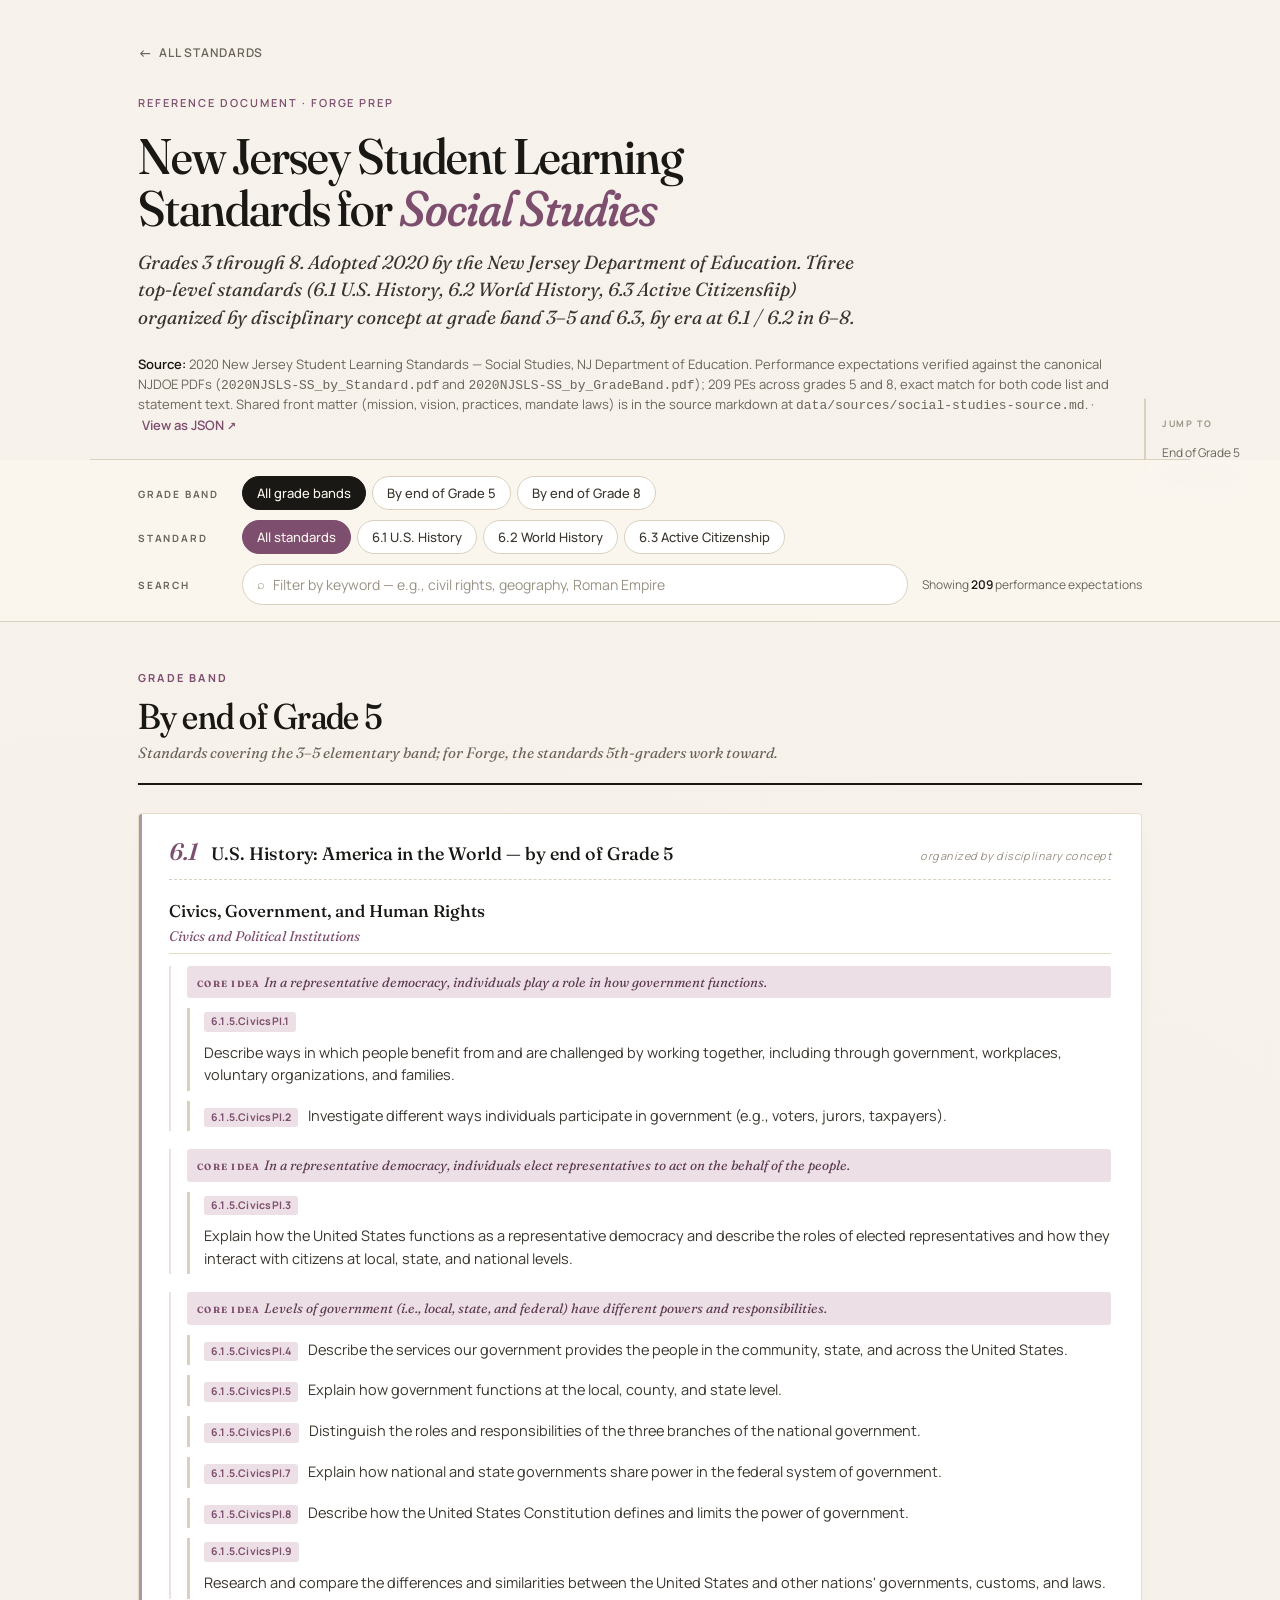
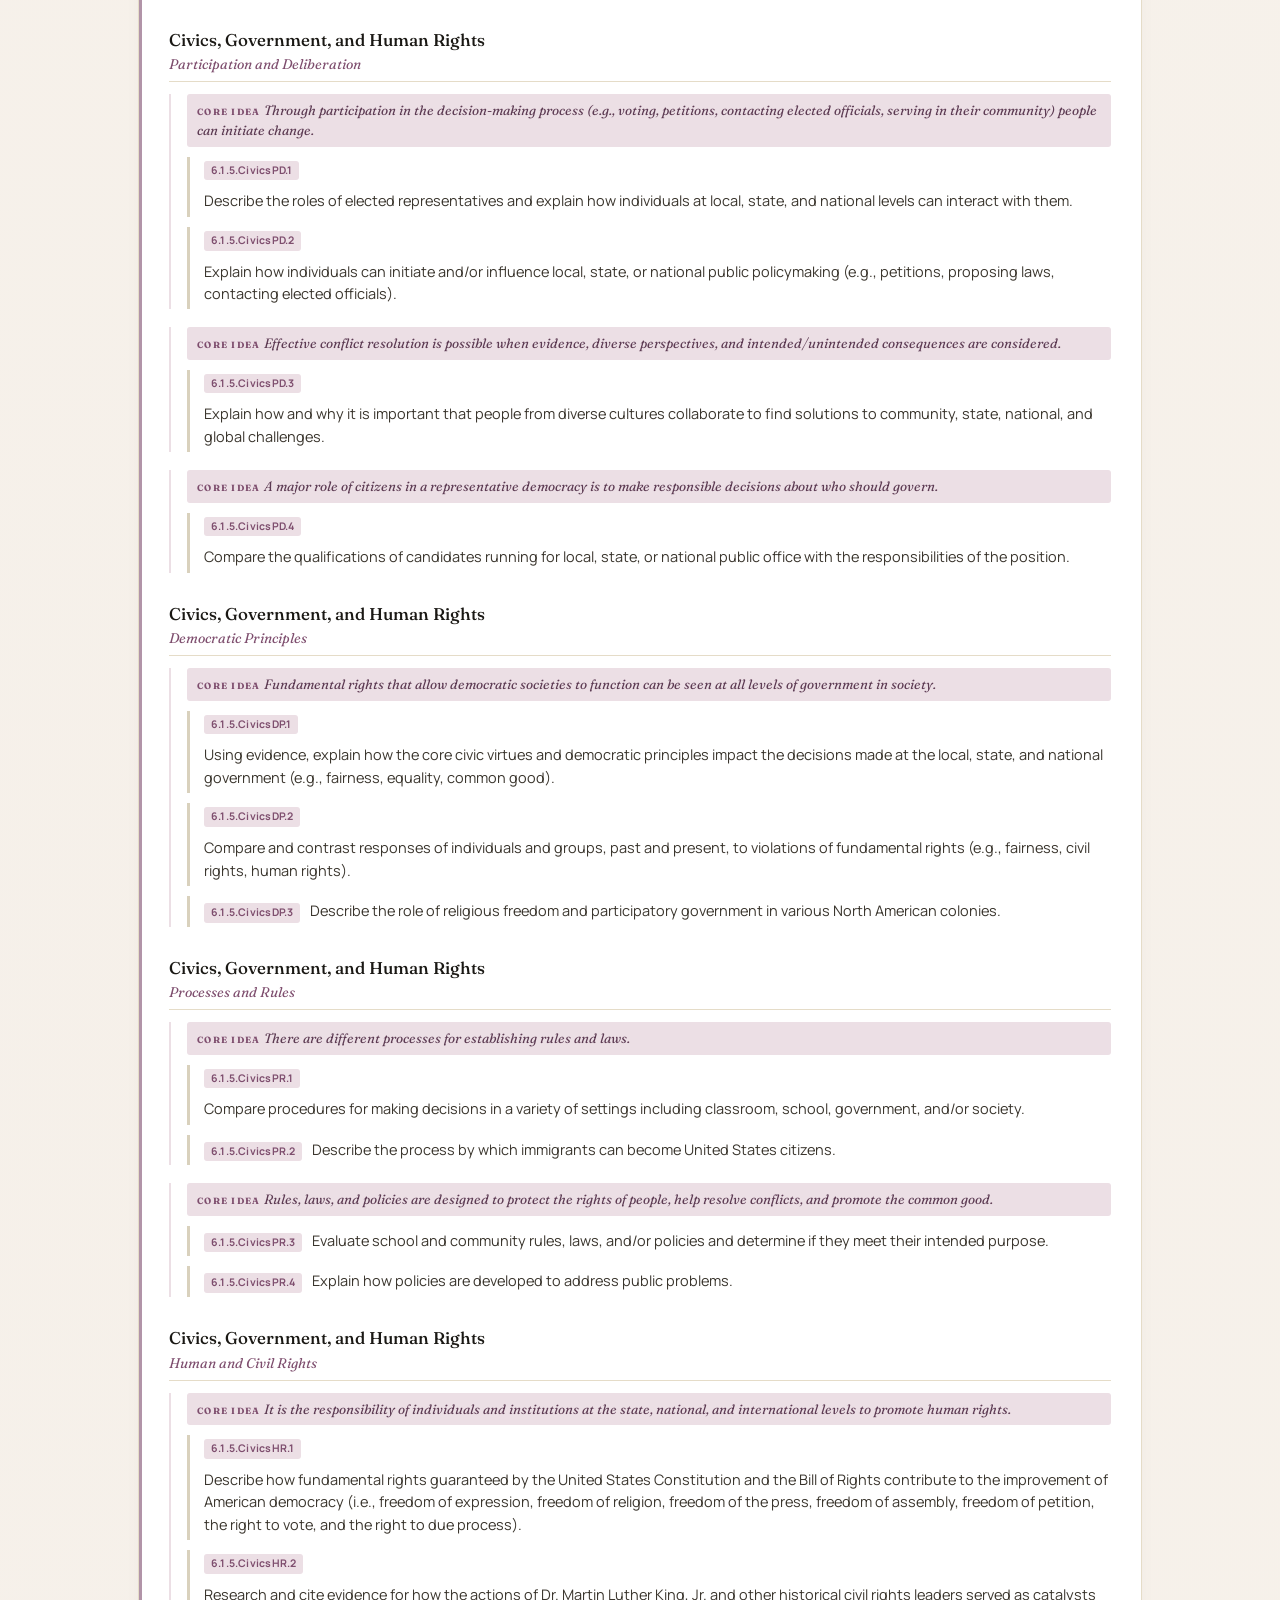
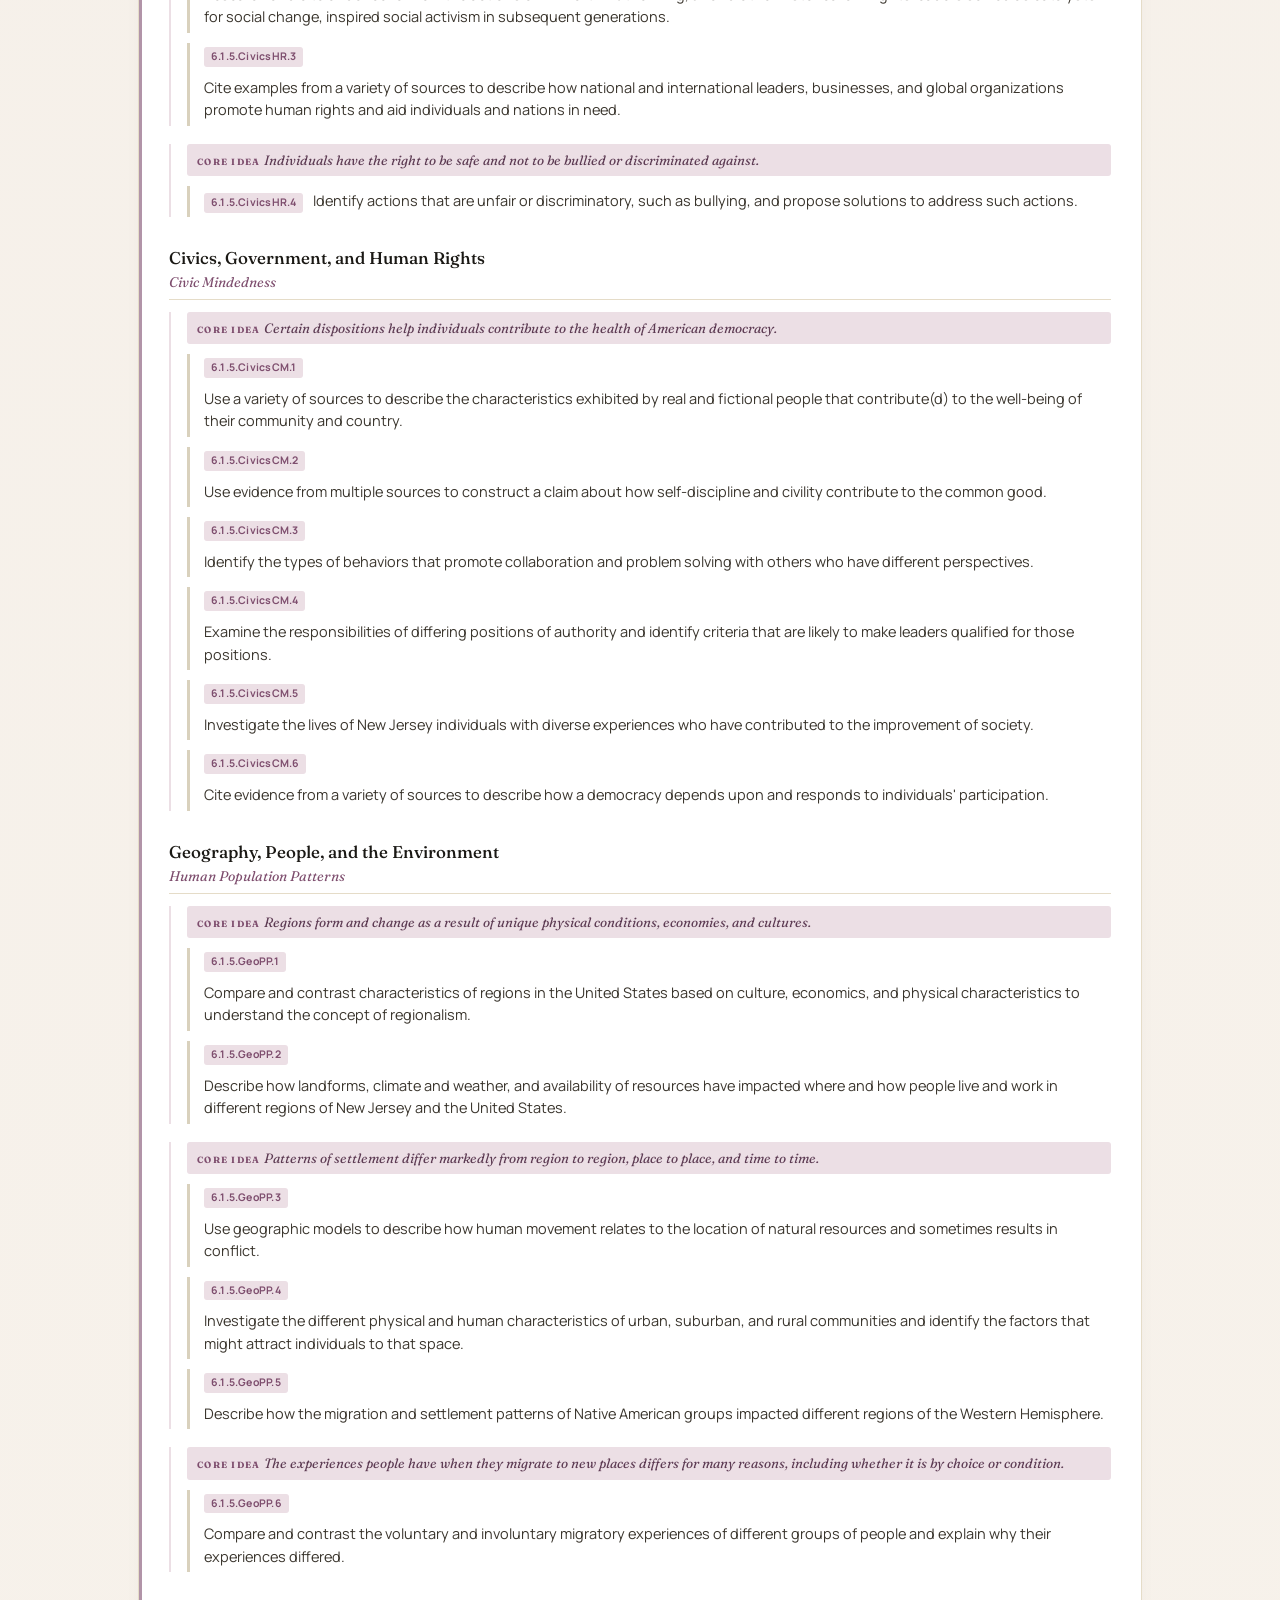
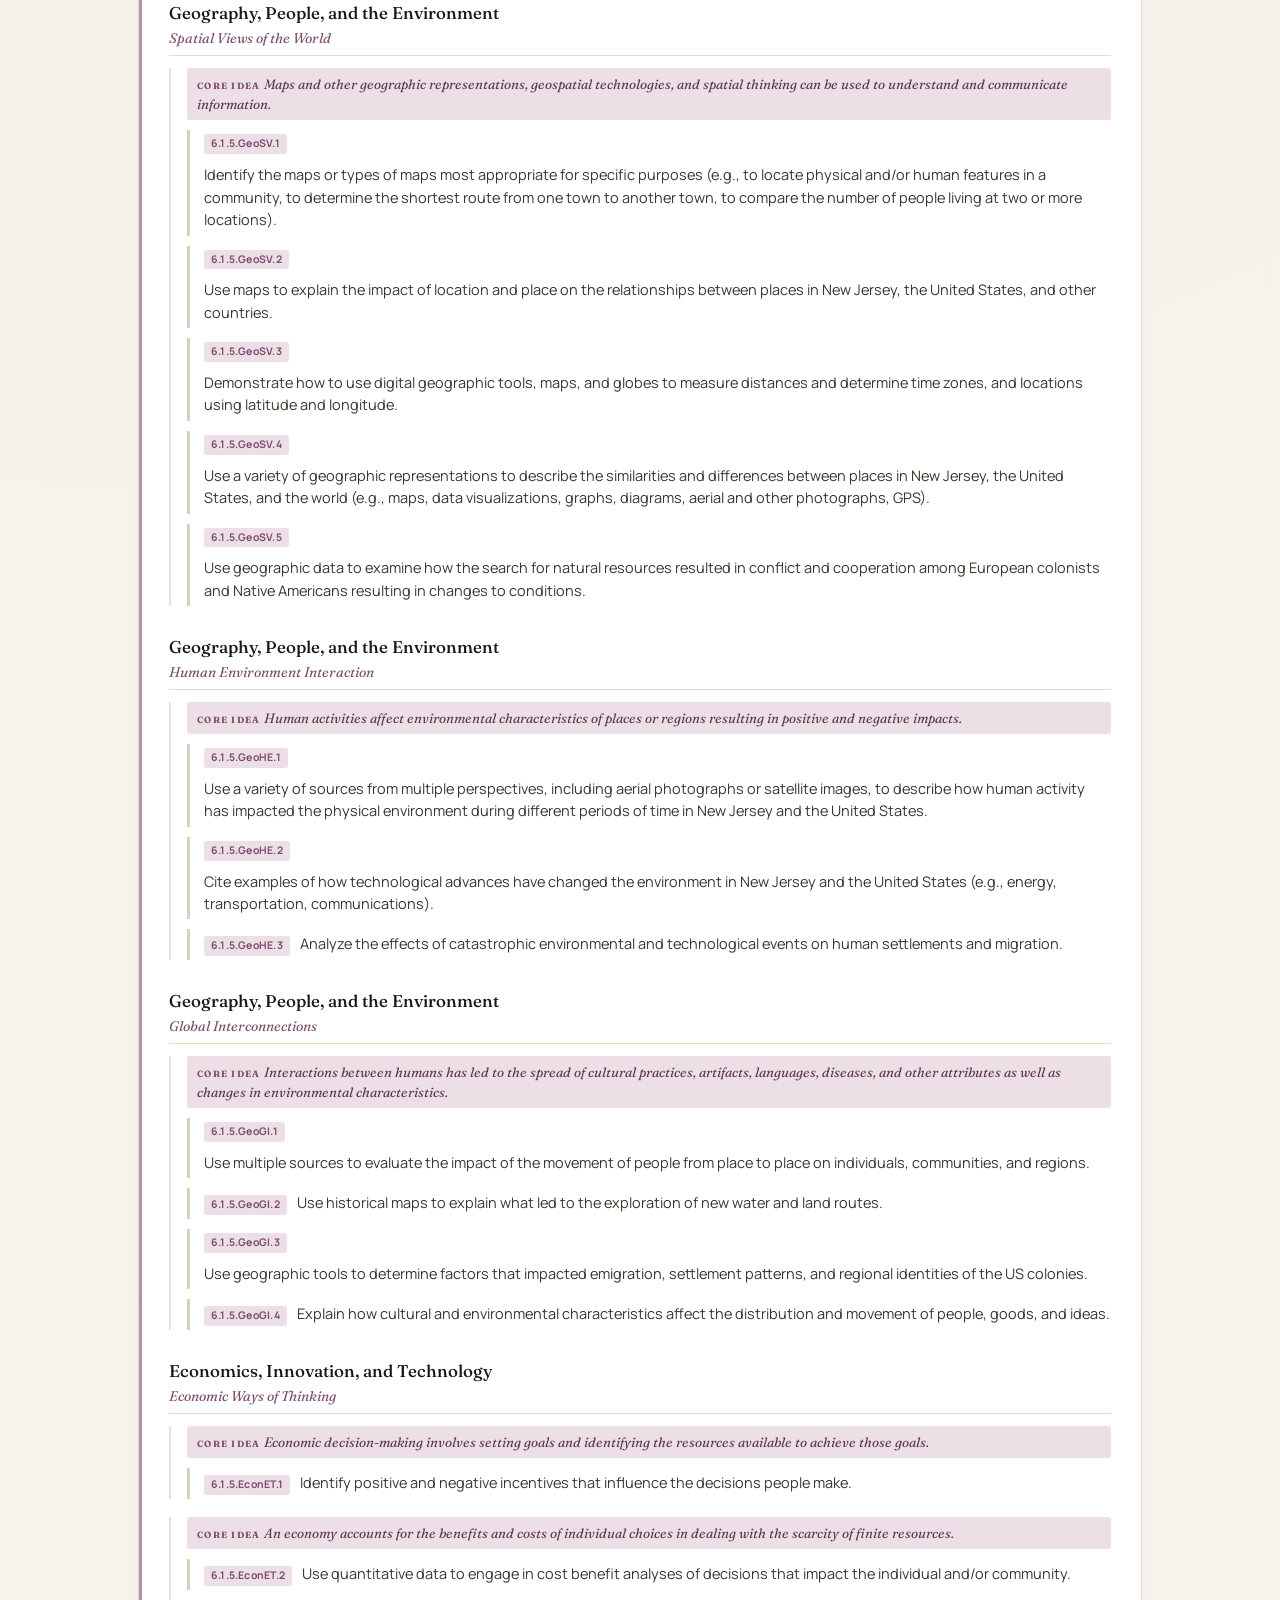
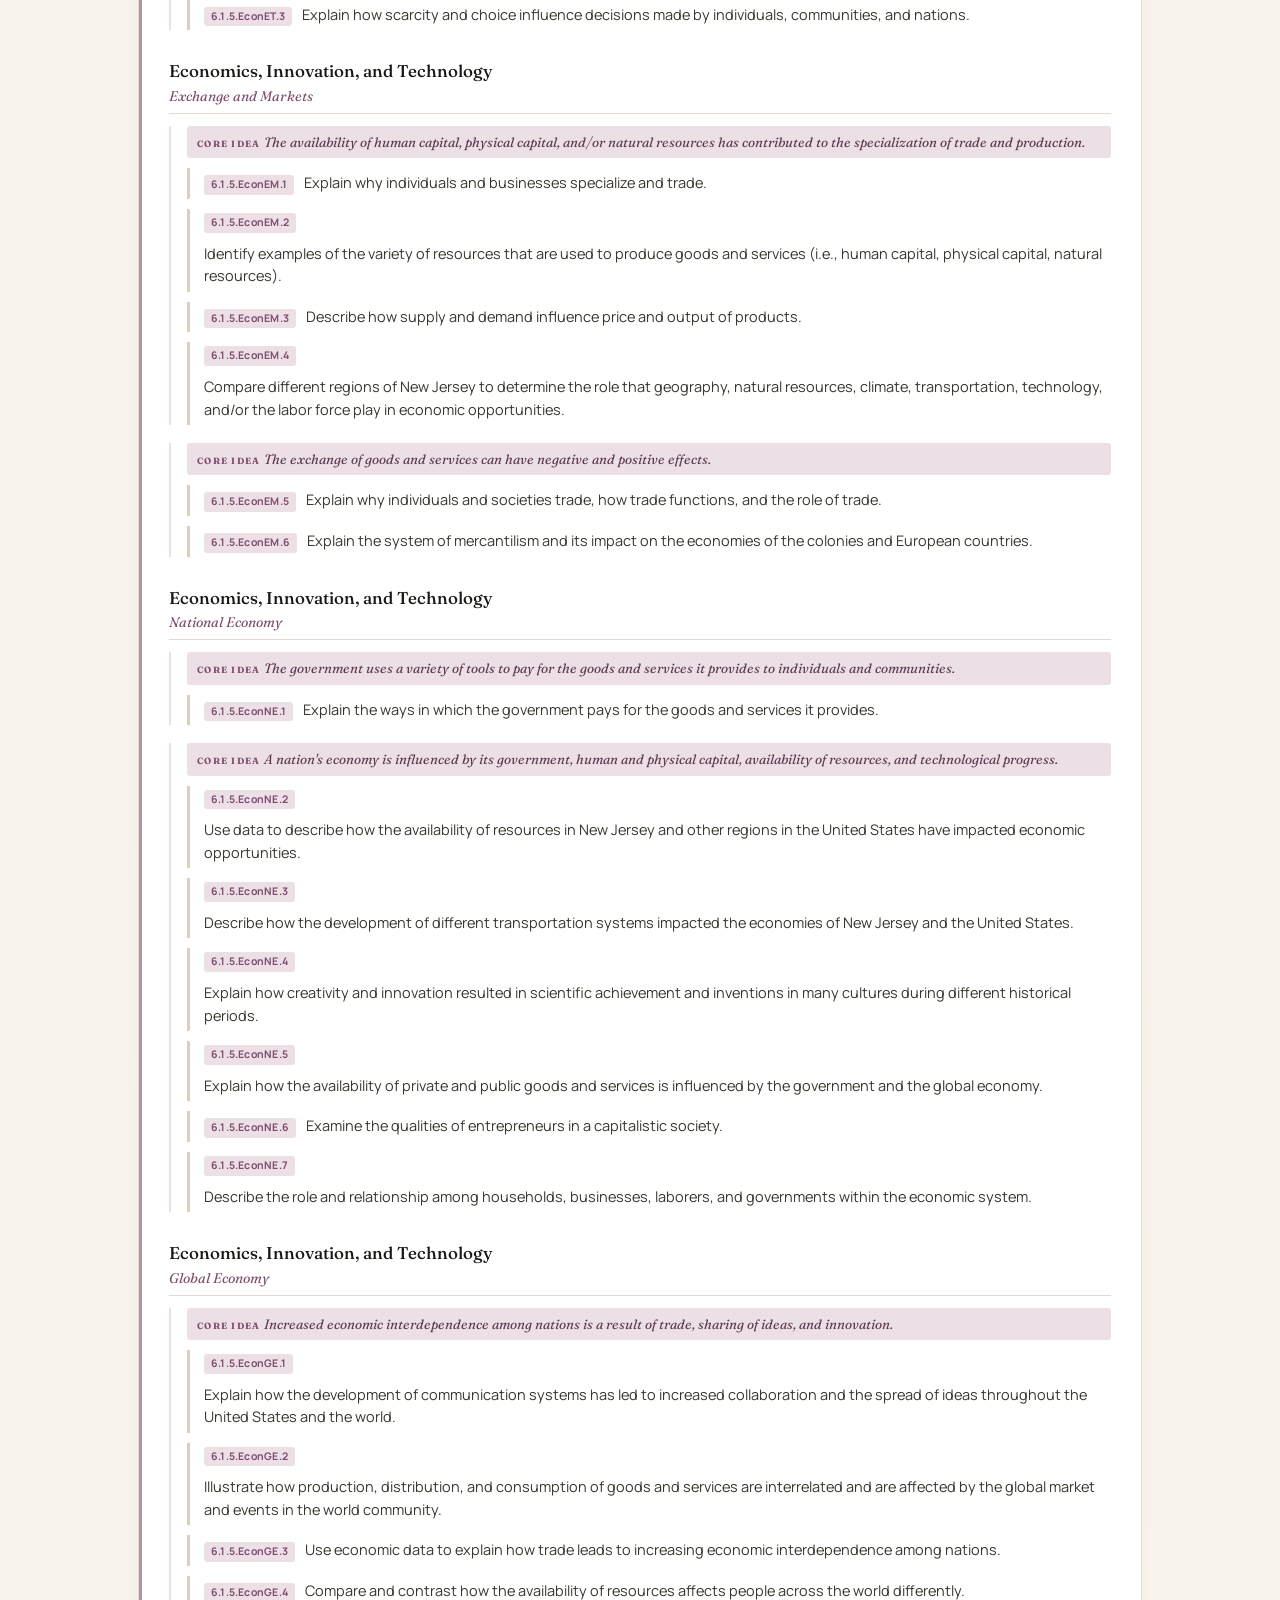
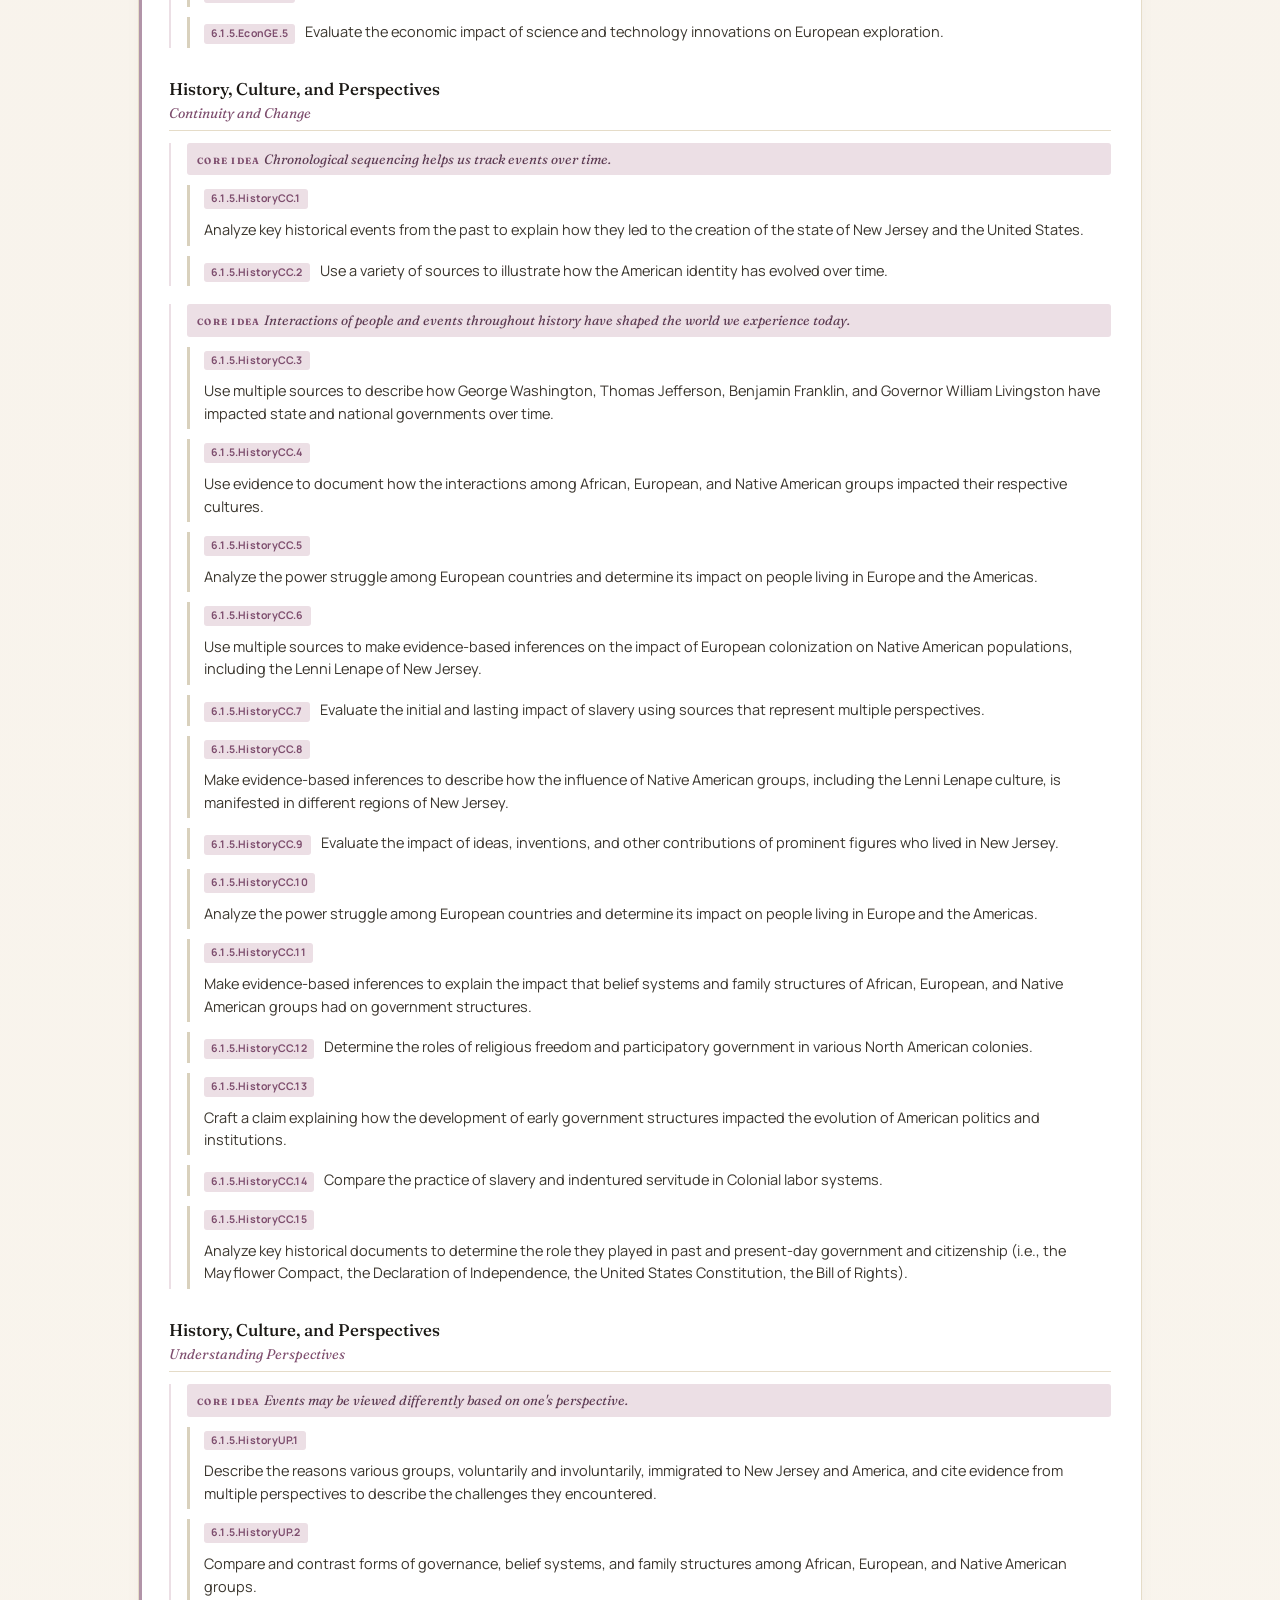
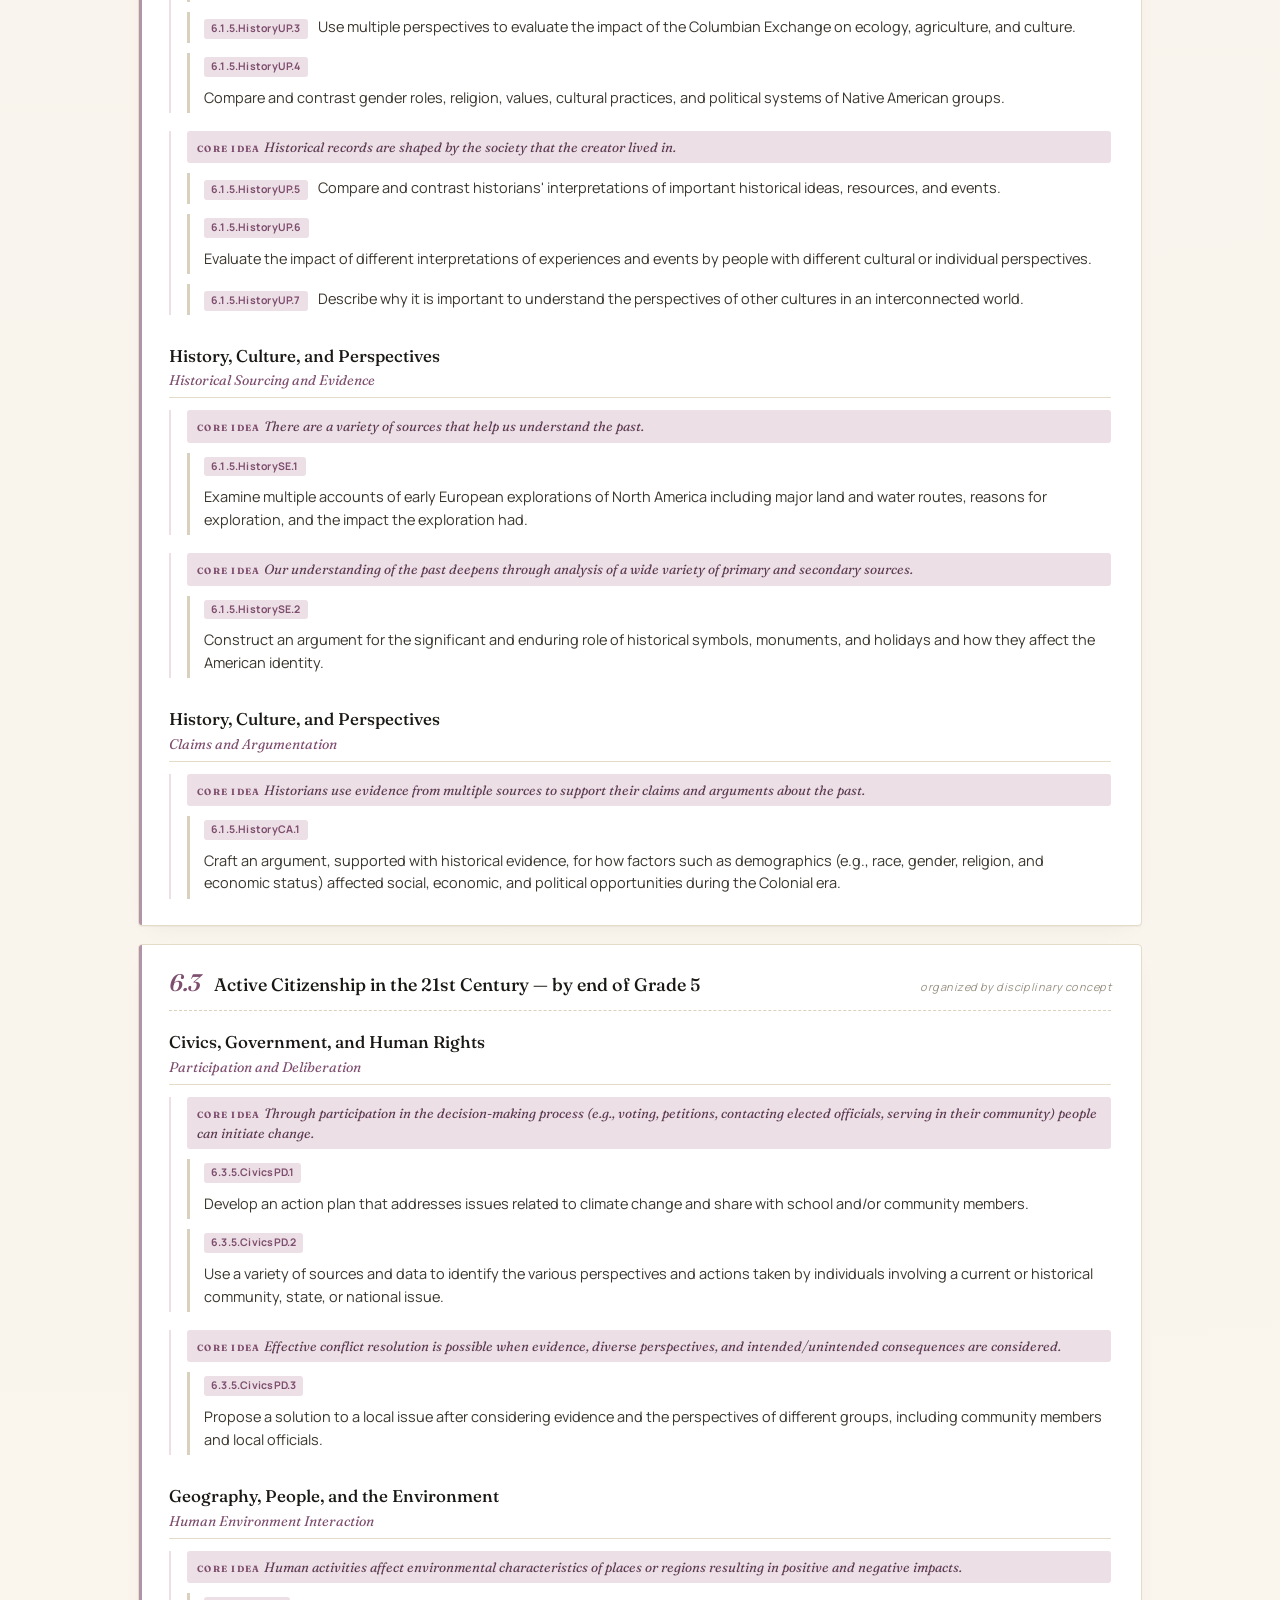
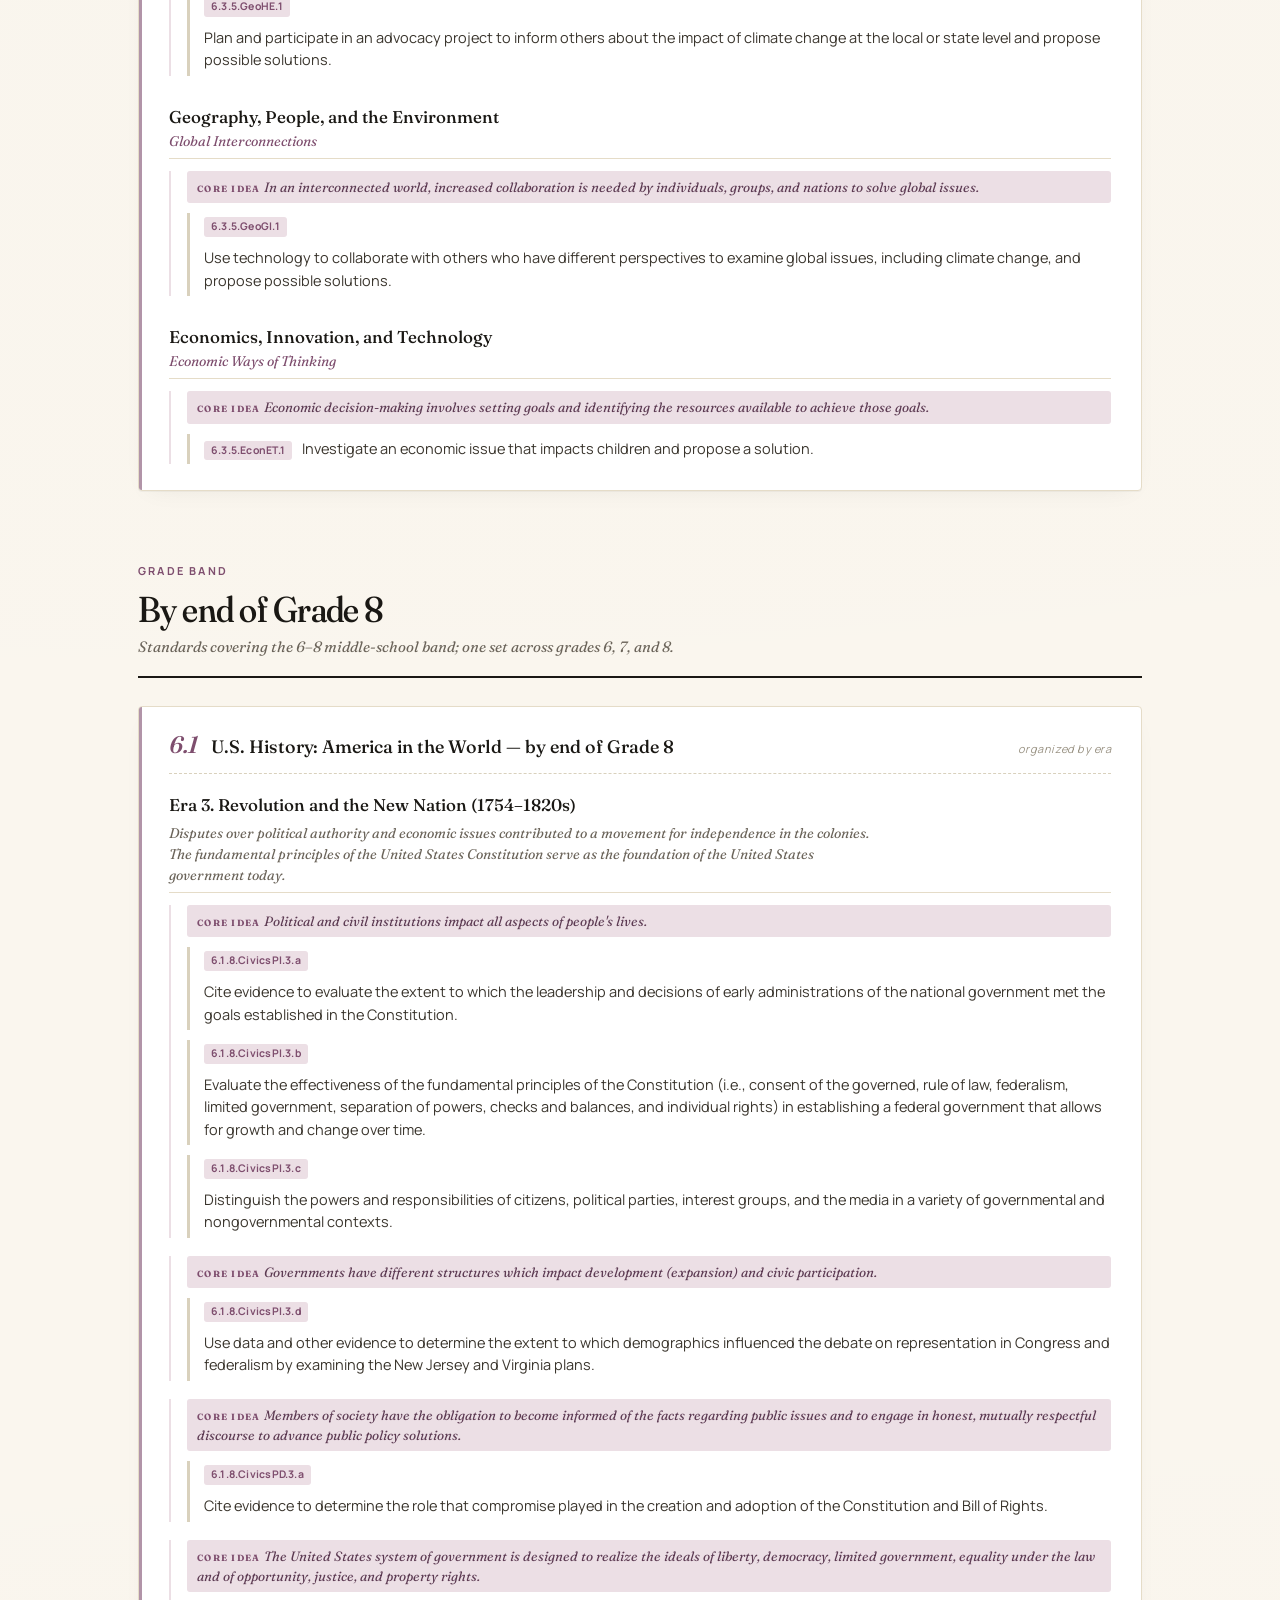
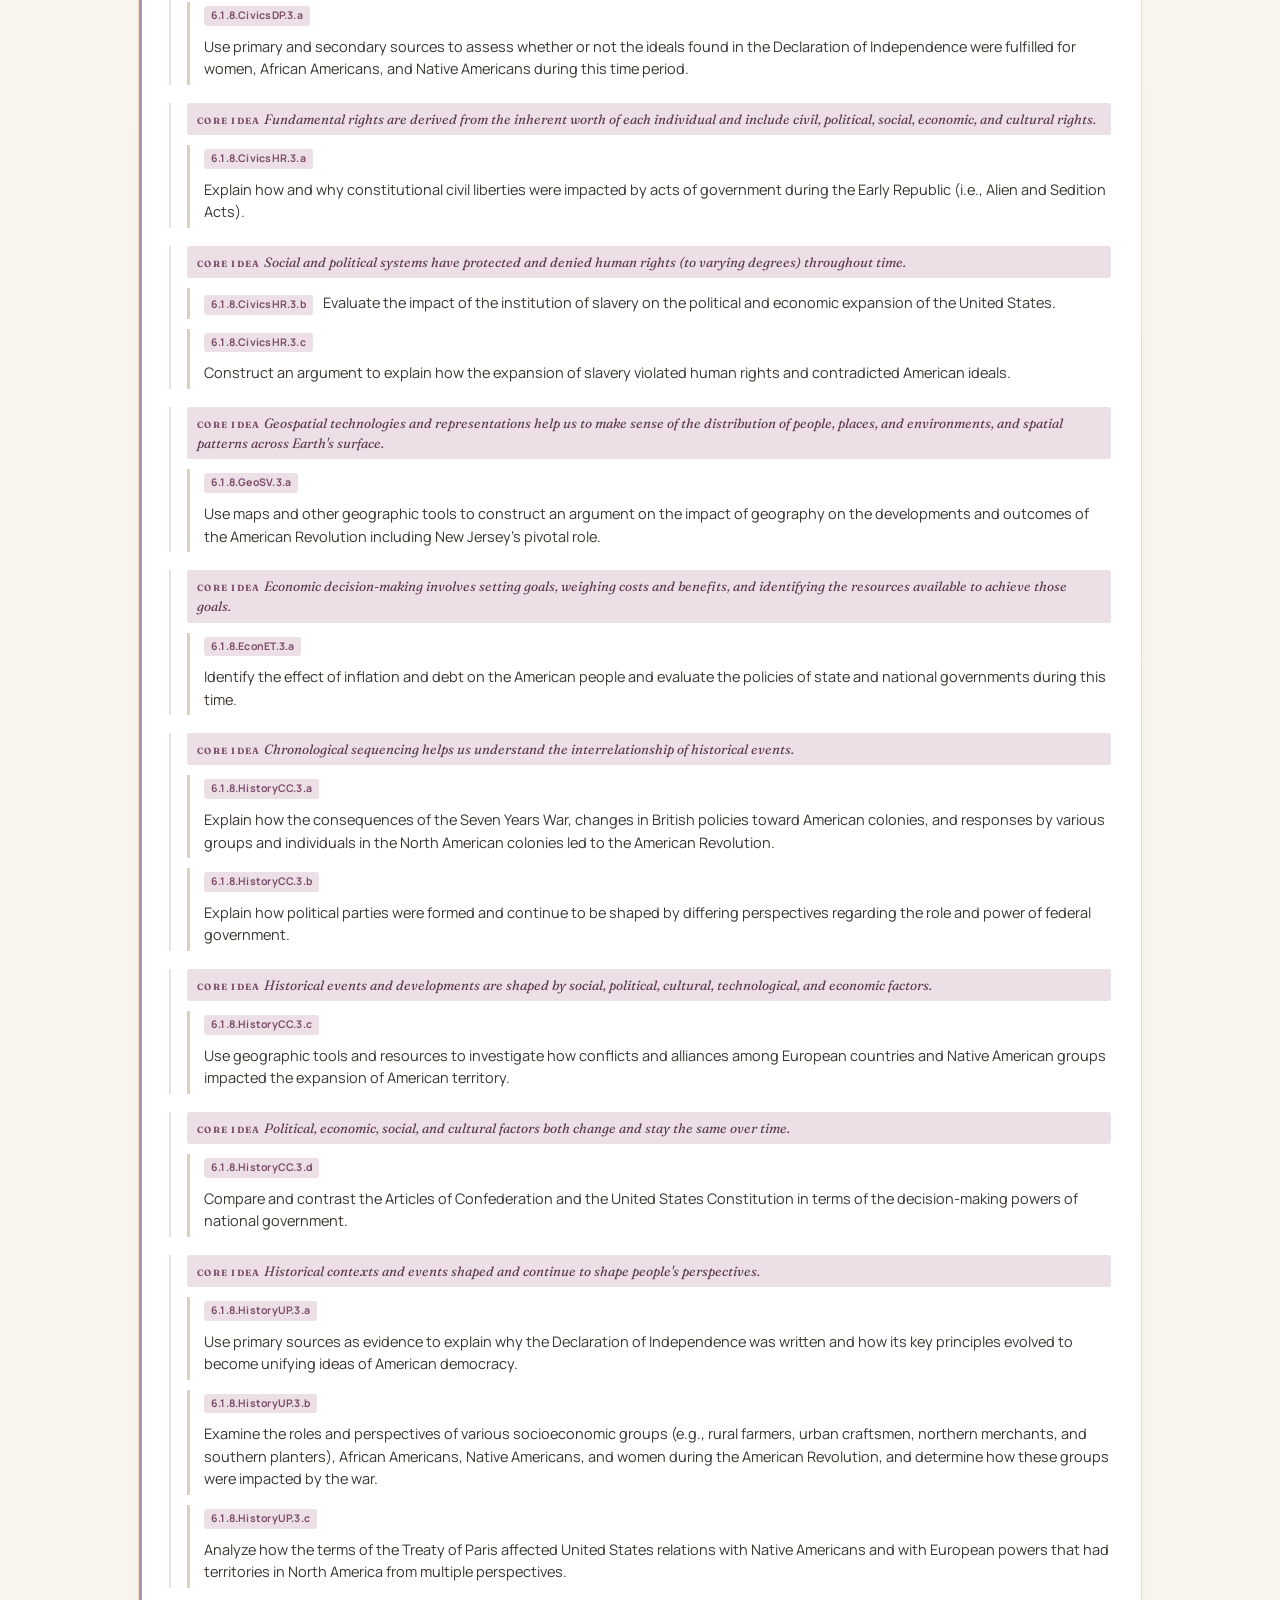
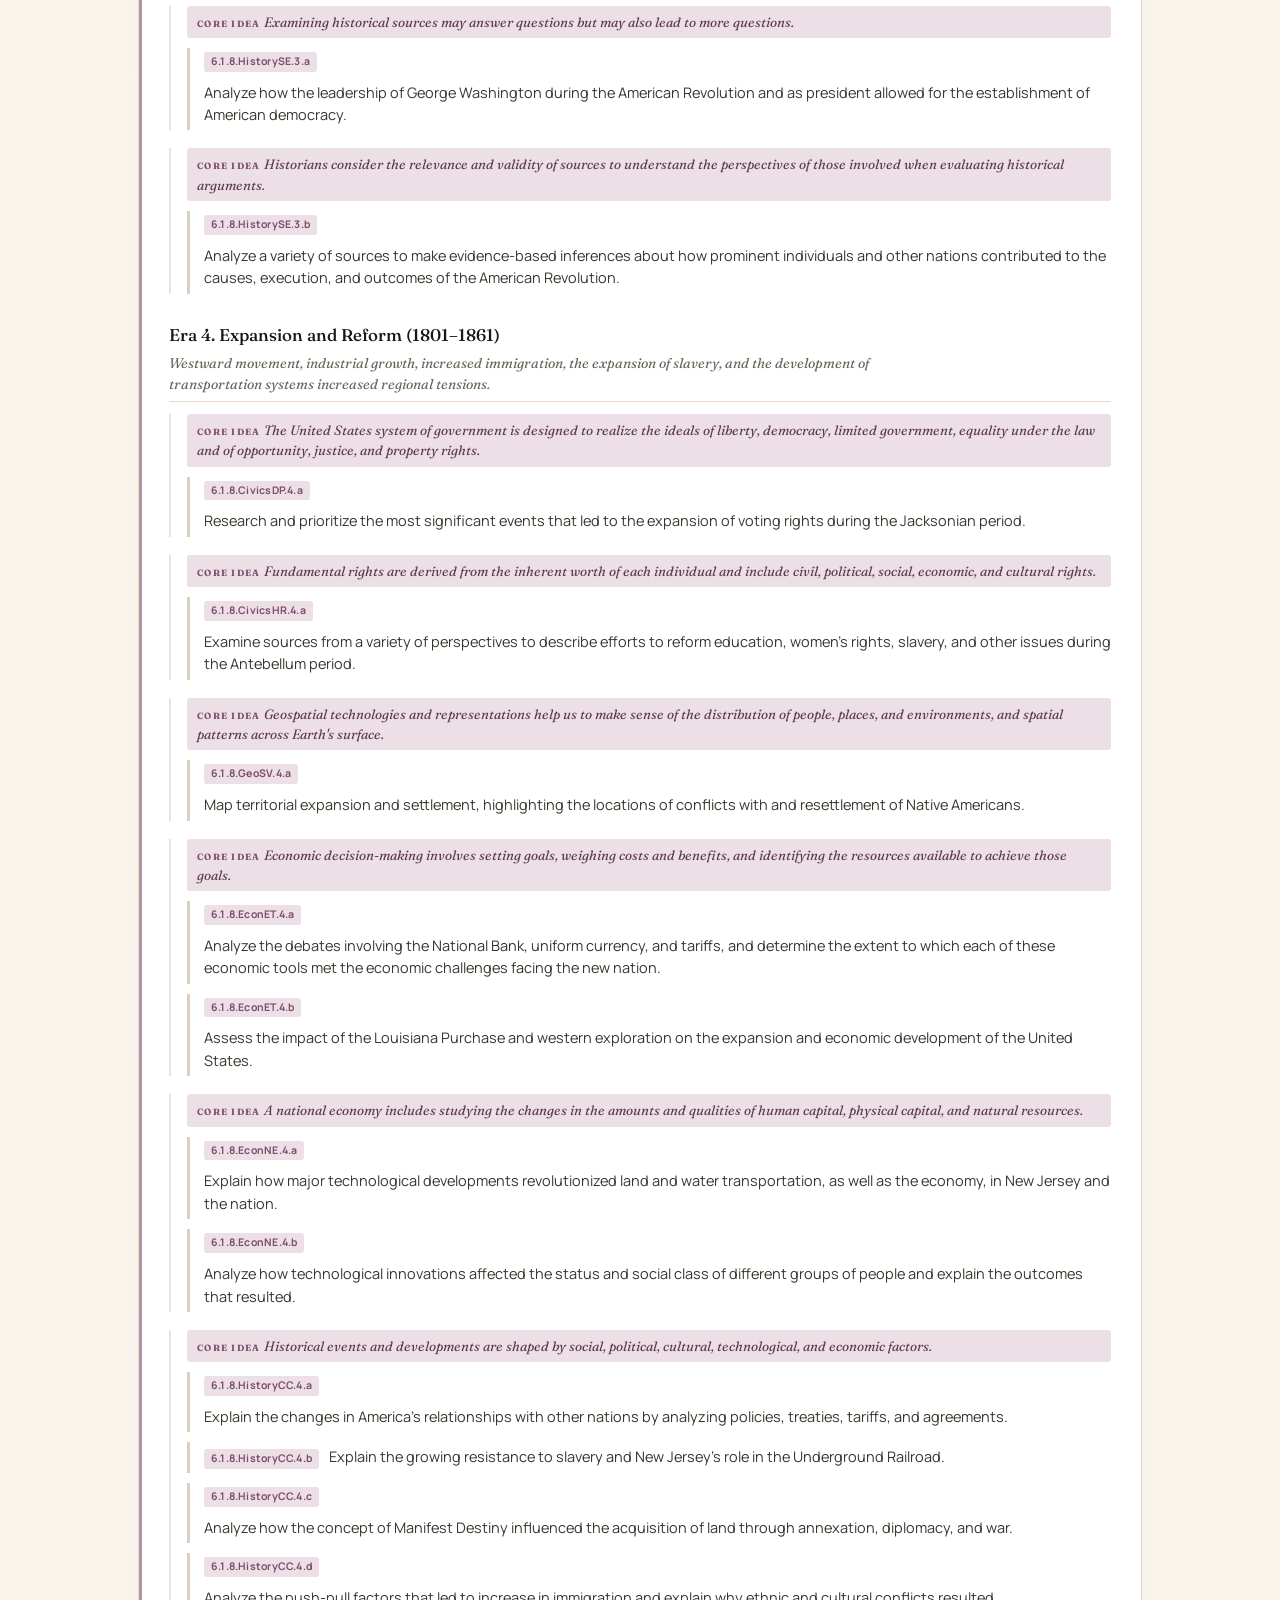
<file: social-studies.html>
<!DOCTYPE html>
<html lang="en">
<head>
<meta charset="UTF-8">
<meta name="viewport" content="width=device-width, initial-scale=1.0">
<title>New Jersey Student Learning Standards — Social Studies — Grades 3 through 8</title>
<link rel="alternate" type="application/json" href="data/all.json" title="All NJSLS standards as JSON">
<link rel="alternate" type="application/json" href="data/social-studies.json" title="This subject as JSON">
<link rel="preconnect" href="https://fonts.googleapis.com">
<link rel="preconnect" href="https://fonts.gstatic.com" crossorigin>
<link href="https://fonts.googleapis.com/css2?family=Fraunces:opsz,wght,SOFT@9..144,400;9..144,500;9..144,600;9..144,700&family=Manrope:wght@400;500;600;700&display=swap" rel="stylesheet">
<link rel="stylesheet" href="assets/cc-backlinks.css">
<script defer src="assets/cc-backlinks.js"></script>
<style>
:root {
  --bg: #FAF6EE;
  --surface: #FFFFFF;
  --ink: #1A1814;
  --ink-soft: #3A352D;
  --muted: #6B645A;
  --faint: #9A9384;
  --accent: #7E4E6E;
  --accent-soft: #A07E94;
  --accent-pale: #ECDFE5;
  --accent-deep: #5C3A52;
  --divider: #E5DCC8;
  --rule: #D9D1BD;
  --shadow: 0 1px 0 rgba(26,24,20,0.04), 0 8px 24px -12px rgba(26,24,20,0.08);
}
* { box-sizing: border-box; margin: 0; padding: 0; }
html { scroll-behavior: smooth; -webkit-font-smoothing: antialiased; }
body {
  background: var(--bg); color: var(--ink);
  font-family: 'Manrope', -apple-system, system-ui, sans-serif;
  font-size: 16px; line-height: 1.5; min-height: 100vh;
  background-image:
    radial-gradient(circle at 15% 10%, rgba(126,78,110,0.035) 0%, transparent 42%),
    radial-gradient(circle at 85% 90%, rgba(126,78,110,0.025) 0%, transparent 50%);
}
header.masthead {
  max-width: 1100px; margin: 0 auto;
  padding: 40px 48px 24px; border-bottom: 1px solid var(--rule);
}
.back-link {
  display: inline-flex; align-items: center; gap: 6px;
  font-size: 12px; font-weight: 600; letter-spacing: 0.08em;
  text-transform: uppercase; color: var(--muted);
  text-decoration: none; margin-bottom: 28px;
  padding: 4px 0; border-bottom: 1px solid transparent;
  transition: color 160ms ease, border-color 160ms ease;
}
.back-link:hover { color: var(--accent); border-bottom-color: var(--accent); }
.back-link .arrow { font-size: 14px; line-height: 1; }
.eyebrow {
  font-size: 11px; font-weight: 600; letter-spacing: 0.18em;
  text-transform: uppercase; color: var(--accent); margin-bottom: 18px;
}
h1.title {
  font-family: 'Fraunces', Georgia, serif;
  font-variation-settings: 'opsz' 144, 'SOFT' 30;
  font-weight: 500; font-size: clamp(32px, 4.5vw, 50px);
  line-height: 1.05; letter-spacing: -0.02em; margin-bottom: 14px;
}
h1.title em {
  font-style: italic;
  font-variation-settings: 'opsz' 144, 'SOFT' 100;
  color: var(--accent);
}
.subtitle {
  font-family: 'Fraunces', Georgia, serif;
  font-variation-settings: 'opsz' 24;
  font-style: italic; font-size: 19px; color: var(--ink-soft);
  max-width: 720px; line-height: 1.45;
}
.source-line { margin-top: 24px; font-size: 13px; color: var(--muted); }
.source-line strong { color: var(--ink); font-weight: 600; }
.source-line .json-link {
  color: var(--accent);
  text-decoration: none;
  font-weight: 600;
  border-bottom: 1px solid transparent;
  transition: border-color 160ms ease;
  white-space: nowrap;
  margin-left: 4px;
}
.source-line .json-link:hover { border-bottom-color: var(--accent); }
.source-line .json-link .arrow {
  display: inline-block; margin-left: 3px; font-size: 11px;
}


.filter-bar {
  position: sticky; top: 0; z-index: 50;
  background: rgba(250,246,238,0.94);
  backdrop-filter: blur(12px); -webkit-backdrop-filter: blur(12px);
  border-bottom: 1px solid var(--rule);
}
.filter-inner {
  max-width: 1100px; margin: 0 auto; padding: 16px 48px;
  display: flex; flex-direction: column; gap: 10px;
}
.filter-row {
  display: flex; flex-wrap: wrap; gap: 14px; align-items: baseline;
}
.filter-label {
  font-size: 10px; font-weight: 700; letter-spacing: 0.18em;
  text-transform: uppercase; color: var(--muted);
  min-width: 90px; padding-top: 4px;
}
.pills { display: flex; flex-wrap: wrap; gap: 6px; }
.pill {
  font-size: 13px; font-weight: 500; padding: 7px 14px;
  border: 1px solid var(--rule); background: var(--surface);
  color: var(--ink-soft); border-radius: 999px; cursor: pointer;
  transition: all 160ms ease; user-select: none; white-space: nowrap;
  font-family: inherit;
}
.pill:hover { border-color: var(--accent-soft); color: var(--accent); }
.pill.active { background: var(--ink); color: var(--bg); border-color: var(--ink); }
.pill.accent.active { background: var(--accent); border-color: var(--accent); }

.search-wrap {
  display: flex; align-items: center; gap: 8px; flex: 1; min-width: 220px;
  border: 1px solid var(--rule); background: var(--surface);
  border-radius: 999px; padding: 6px 14px;
  transition: border-color 160ms ease;
}
.search-wrap:focus-within { border-color: var(--accent); }
.search-wrap input {
  flex: 1; border: none; outline: none; background: transparent;
  font-family: inherit; font-size: 14px; color: var(--ink);
  padding: 4px 0;
}
.search-wrap input::placeholder { color: var(--faint); }
.search-icon { color: var(--faint); font-size: 13px; }
.search-clear {
  background: none; border: none; color: var(--faint); cursor: pointer;
  font-size: 16px; line-height: 1; padding: 2px 4px;
  display: none;
}
.search-clear.visible { display: inline-block; }
.search-clear:hover { color: var(--accent); }

.meta-counter {
  font-size: 12px; color: var(--muted); margin-left: auto;
  padding-top: 4px; white-space: nowrap;
}
.meta-counter strong { color: var(--ink); font-weight: 600; }

main { max-width: 1100px; margin: 0 auto; padding: 48px 48px 80px; }

.band-section { margin-bottom: 72px; scroll-margin-top: 200px; }
.band-section.hidden { display: none; }
.band-header {
  margin-bottom: 28px; padding-bottom: 18px; border-bottom: 2px solid var(--ink);
}
.band-eyebrow {
  font-size: 11px; font-weight: 700; letter-spacing: 0.2em;
  text-transform: uppercase; color: var(--accent); margin-bottom: 10px;
}
.band-title {
  font-family: 'Fraunces', Georgia, serif;
  font-variation-settings: 'opsz' 96, 'SOFT' 50;
  font-weight: 500; font-size: 36px; line-height: 1.1;
  letter-spacing: -0.015em; margin-bottom: 6px;
}
.band-sub {
  font-family: 'Fraunces', Georgia, serif;
  font-variation-settings: 'opsz' 18;
  font-style: italic; font-size: 15px; color: var(--muted);
  max-width: 720px; line-height: 1.5;
}

.standard-card {
  background: var(--surface); border: 1px solid var(--divider);
  border-radius: 4px; padding: 26px 30px;
  margin-bottom: 18px;
  box-shadow: var(--shadow); position: relative; overflow: hidden;
}
.standard-card.hidden { display: none; }
.standard-card::before {
  content: ''; position: absolute; left: 0; top: 0; bottom: 0;
  width: 3px; background: var(--accent); opacity: 0.6;
}

.standard-header {
  margin-bottom: 18px; padding-bottom: 14px;
  border-bottom: 1px dashed var(--rule);
  display: flex; align-items: baseline; gap: 14px; flex-wrap: wrap;
}
.standard-code {
  font-family: 'Fraunces', Georgia, serif;
  font-variation-settings: 'opsz' 96, 'SOFT' 30;
  font-weight: 600; font-style: italic; font-size: 24px;
  color: var(--accent); line-height: 1; letter-spacing: -0.01em;
}
.standard-name {
  font-family: 'Fraunces', Georgia, serif;
  font-variation-settings: 'opsz' 24;
  font-weight: 500; font-size: 18px; color: var(--ink);
  line-height: 1.25; flex: 1;
}
.standard-orglabel {
  font-size: 11px; color: var(--faint); letter-spacing: 0.04em;
  font-style: italic; white-space: nowrap;
}

.group-block, .era-block {
  margin-bottom: 28px;
}
.group-block:last-child, .era-block:last-child { margin-bottom: 0; }
.group-block.hidden, .era-block.hidden { display: none; }

.group-header, .era-header {
  margin-bottom: 12px; padding-bottom: 6px;
  border-bottom: 1px solid var(--divider);
}
.group-discipline, .era-label {
  font-family: 'Fraunces', Georgia, serif;
  font-variation-settings: 'opsz' 24;
  font-weight: 500; font-size: 17px; color: var(--ink);
}
.group-discipline { display: block; }
.group-sub-concept {
  display: block;
  font-family: 'Fraunces', Georgia, serif;
  font-variation-settings: 'opsz' 18;
  font-style: italic; font-size: 14px; color: var(--accent);
  margin-top: 2px;
}
.era-summary {
  font-family: 'Fraunces', Georgia, serif;
  font-variation-settings: 'opsz' 18;
  font-style: italic; font-size: 14px; color: var(--muted);
  line-height: 1.5; margin-top: 6px; max-width: 720px;
}

.core-idea-block {
  margin-bottom: 18px;
  padding-left: 16px;
  border-left: 2px solid var(--accent-pale);
}
.core-idea-block:last-child { margin-bottom: 0; }
.core-idea-block.hidden { display: none; }

.core-idea {
  font-family: 'Fraunces', Georgia, serif;
  font-variation-settings: 'opsz' 18;
  font-style: italic; font-size: 13.5px; color: var(--accent-deep);
  line-height: 1.5; margin-bottom: 10px;
  padding: 6px 10px;
  background: var(--accent-pale);
  border-radius: 3px;
}
.core-idea::before {
  content: 'Core idea  ';
  font-style: normal;
  font-size: 9px; font-weight: 700; letter-spacing: 0.14em;
  text-transform: uppercase; color: var(--accent);
}

.pe-list { display: flex; flex-direction: column; gap: 10px; }

.pe-entry {
  border-left: 3px solid var(--rule); padding: 4px 0 4px 14px;
}
.pe-entry.hidden { display: none; }
.pe-header { display: flex; align-items: baseline; gap: 10px; flex-wrap: wrap; }
.pe-code {
  font-family: 'Manrope', sans-serif;
  font-size: 10.5px; font-weight: 700; letter-spacing: 0.02em;
  color: var(--accent); white-space: nowrap;
  background: var(--accent-pale); padding: 2px 7px; border-radius: 3px;
}
.pe-statement {
  font-size: 14.5px; line-height: 1.55; color: var(--ink-soft);
}

.toc-nav {
  position: fixed; right: 24px; top: 50%;
  transform: translateY(-50%); z-index: 30;
  display: flex; flex-direction: column; gap: 8px;
  padding: 18px 16px; border-left: 2px solid var(--rule);
}
.toc-nav-label {
  font-size: 9px; font-weight: 700; letter-spacing: 0.18em;
  text-transform: uppercase; color: var(--faint); margin-bottom: 6px;
}
.toc-nav a {
  font-size: 12px; color: var(--muted); text-decoration: none;
  transition: color 160ms ease; line-height: 1.3;
}
.toc-nav a:hover { color: var(--accent); }
.toc-nav a.hidden { display: none; }
.toc-nav-sub {
  font-size: 10px; color: var(--faint); padding-left: 10px;
  text-decoration: none; transition: color 160ms ease;
}
.toc-nav-sub:hover { color: var(--accent); }
.toc-nav-sub.hidden { display: none; }

footer {
  max-width: 1100px; margin: 0 auto;
  padding: 40px 48px 60px; border-top: 1px solid var(--rule);
  font-size: 12px; color: var(--muted); line-height: 1.6;
}

.empty-state {
  padding: 60px 30px; text-align: center; color: var(--muted);
  font-family: 'Fraunces', Georgia, serif;
  font-variation-settings: 'opsz' 24;
  font-style: italic; font-size: 18px;
  display: none;
}
.empty-state.visible { display: block; }

@media (max-width: 980px) {
  .toc-nav { display: none; }
}
@media (max-width: 720px) {
  header.masthead { padding: 32px 24px 24px; }
  .filter-inner { padding: 14px 24px; }
  .filter-label { min-width: 0; }
  main { padding: 36px 24px 60px; }
  footer { padding: 32px 24px 48px; }
  .standard-card { padding: 22px 22px; }
  .band-title { font-size: 28px; }
  .meta-counter { margin-left: 0; }
}
</style>
</head>
<body>

<header class="masthead">
  <a href="index.html" class="back-link"><span class="arrow">←</span> All standards</a>
  <div class="eyebrow">Reference Document · Forge Prep</div>
  <h1 class="title">New Jersey Student Learning<br>Standards for <em>Social Studies</em></h1>
  <p class="subtitle">Grades 3 through 8. Adopted 2020 by the New Jersey Department of Education. Three top-level standards (6.1 U.S. History, 6.2 World History, 6.3 Active Citizenship) organized by disciplinary concept at grade band 3–5 and 6.3, by era at 6.1 / 6.2 in 6–8.</p>
  <div class="source-line"><strong>Source:</strong> 2020 New Jersey Student Learning Standards — Social Studies, NJ Department of Education. Performance expectations verified against the canonical NJDOE PDFs (<code>2020NJSLS-SS_by_Standard.pdf</code> and <code>2020NJSLS-SS_by_GradeBand.pdf</code>); 209 PEs across grades 5 and 8, exact match for both code list and statement text. Shared front matter (mission, vision, practices, mandate laws) is in the source markdown at <code>data/sources/social-studies-source.md</code>. &middot; <a class="json-link" href="data/social-studies.json" target="_blank" rel="noopener">View as JSON<span class="arrow">&#x2197;</span></a></div>
</header>

<nav class="filter-bar">
  <div class="filter-inner">
    <div class="filter-row">
      <span class="filter-label">Grade band</span>
      <div class="pills" id="band-pills">
        <button class="pill active" data-band="all">All grade bands</button>
        <button class="pill" data-band="3-5">By end of Grade 5</button>
        <button class="pill" data-band="6-8">By end of Grade 8</button>
      </div>
    </div>
    <div class="filter-row">
      <span class="filter-label">Standard</span>
      <div class="pills" id="standard-pills">
        <button class="pill accent active" data-standard="all">All standards</button>
        <button class="pill accent" data-standard="6.1">6.1 U.S. History</button>
        <button class="pill accent" data-standard="6.2">6.2 World History</button>
        <button class="pill accent" data-standard="6.3">6.3 Active Citizenship</button>
      </div>
    </div>
    <div class="filter-row">
      <span class="filter-label">Search</span>
      <div class="search-wrap">
        <span class="search-icon">⌕</span>
        <input id="search-input" type="text" placeholder="Filter by keyword — e.g., civil rights, geography, Roman Empire" autocomplete="off">
        <button class="search-clear" id="search-clear" aria-label="Clear search">×</button>
      </div>
      <span class="meta-counter" id="counter"></span>
    </div>
  </div>
</nav>

<aside class="toc-nav" id="toc">
  <div class="toc-nav-label">Jump to</div>
  <a href="#band-3-5" data-band="3-5">End of Grade 5</a>
  <a href="#band-6-8" data-band="6-8">End of Grade 8</a>
</aside>

<main id="content"></main>
<div class="empty-state" id="empty">No standards match the current filters.</div>

<footer>
  Built as an internal curriculum reference for Forge Prep. Performance expectations quoted verbatim from the 2020 New Jersey Student Learning Standards for Social Studies and verified against the canonical NJDOE PDFs. One minor source typo (the NJDOE PDF renders <code>6.1.8.HistoryCC.5.b</code> as <code>6.1.8.HistoryCC5.b</code>, missing one dot) is corrected here to match the surrounding code pattern.
</footer>

<script>
let SS = null;

function esc(s) {
  return String(s).replace(/[&<>"']/g, c => ({'&':'&amp;','<':'&lt;','>':'&gt;','"':'&quot;',"'":'&#39;'}[c]));
}

function render() {
  const main = document.getElementById('content');
  let html = '';

  for (const bandKey of SS.grade_bands) {
    const band = SS.bands[bandKey];
    html += `<section class="band-section" id="band-${esc(bandKey)}" data-band="${esc(bandKey)}">`;
    html += `<div class="band-header">`;
    html += `<div class="band-eyebrow">Grade band</div>`;
    const bandTitle = bandKey === '3-5' ? 'By end of Grade 5' : (bandKey === '6-8' ? 'By end of Grade 8' : `Grades ${bandKey}`);
    const bandSub = bandKey === '3-5' ? 'Standards covering the 3–5 elementary band; for Forge, the standards 5th-graders work toward.' : (bandKey === '6-8' ? 'Standards covering the 6–8 middle-school band; one set across grades 6, 7, and 8.' : '');
    html += `<h2 class="band-title">${esc(bandTitle)}</h2>`;
    if (bandSub) html += `<div class="band-sub">${esc(bandSub)}</div>`;
    html += `</div>`;

    for (const std of band.standards) {
      const orgLabel = std.organization === 'by_era' ? 'organized by era' : 'organized by disciplinary concept';
      html += `<div class="standard-card" data-band="${esc(bandKey)}" data-standard="${esc(std.code)}">`;
      html += `<div class="standard-header">`;
      html += `<span class="standard-code">${esc(std.code)}</span>`;
      html += `<span class="standard-name">${esc(std.name)} — by end of Grade ${esc(String(std.end_grade))}</span>`;
      html += `<span class="standard-orglabel">${esc(orgLabel)}</span>`;
      html += `</div>`;

      const containerKey = std.organization === 'by_era' ? 'eras' : 'groups';
      const containers = std[containerKey] || [];

      for (const c of containers) {
        const wrapperClass = std.organization === 'by_era' ? 'era-block' : 'group-block';
        html += `<div class="${wrapperClass}">`;
        if (std.organization === 'by_era') {
          html += `<div class="era-header">`;
          html += `<span class="era-label">${esc(c.era_label)}</span>`;
          if (c.era_summary) {
            html += `<div class="era-summary">${esc(c.era_summary)}</div>`;
          }
          html += `</div>`;
        } else {
          html += `<div class="group-header">`;
          html += `<span class="group-discipline">${esc(c.discipline)}</span>`;
          html += `<span class="group-sub-concept">${esc(c.sub_concept)}</span>`;
          html += `</div>`;
        }

        for (const cib of c.core_idea_blocks) {
          html += `<div class="core-idea-block">`;
          html += `<div class="core-idea">${esc(cib.core_idea)}</div>`;
          html += `<div class="pe-list">`;
          for (const pe of cib.pes) {
            const searchText = (pe.code + ' ' + pe.statement).toLowerCase();
            html += `<div class="pe-entry" data-code="${esc(pe.code)}" data-search="${esc(searchText)}">`;
            html += `<div class="pe-header">`;
            html += `<span class="pe-code">${esc(pe.code)}</span>`;
            html += `<span class="pe-statement">${esc(pe.statement)}</span>`;
            html += `</div>`;
            html += `</div>`;
          }
          html += `</div>`;
          html += `</div>`;
        }
        html += `</div>`;
      }

      html += `</div>`;  // .standard-card
    }
    html += `</section>`;
  }

  main.innerHTML = html;
}

let activeBand = 'all';
let activeStandard = 'all';
let activeQuery = '';

function applyFilters() {
  const q = activeQuery.trim().toLowerCase();

  document.querySelectorAll('.pe-entry').forEach(pe => {
    let visible = true;
    if (q) visible = (pe.dataset.search || '').includes(q);
    pe.classList.toggle('hidden', !visible);
  });

  document.querySelectorAll('.core-idea-block').forEach(blk => {
    const has = blk.querySelectorAll('.pe-entry:not(.hidden)').length > 0;
    blk.classList.toggle('hidden', !has);
  });

  document.querySelectorAll('.group-block, .era-block').forEach(blk => {
    const has = blk.querySelectorAll('.core-idea-block:not(.hidden)').length > 0;
    blk.classList.toggle('hidden', !has);
  });

  document.querySelectorAll('.standard-card').forEach(card => {
    const matchBand = activeBand === 'all' || card.dataset.band === activeBand;
    const matchStd = activeStandard === 'all' || card.dataset.standard === activeStandard;
    const hasContent = card.querySelectorAll('.group-block:not(.hidden), .era-block:not(.hidden)').length > 0;
    card.classList.toggle('hidden', !(matchBand && matchStd && hasContent));
  });

  document.querySelectorAll('.band-section').forEach(sec => {
    const hasCard = sec.querySelectorAll('.standard-card:not(.hidden)').length > 0;
    sec.classList.toggle('hidden', !hasCard);
  });

  document.querySelectorAll('.toc-nav a').forEach(a => {
    const match = activeBand === 'all' || a.dataset.band === activeBand;
    a.classList.toggle('hidden', !match);
  });

  updateCounter();
}

function updateCounter() {
  let count = 0;
  document.querySelectorAll('.band-section:not(.hidden) .standard-card:not(.hidden) .pe-entry:not(.hidden)').forEach(() => count++);
  document.getElementById('counter').innerHTML =
    `Showing <strong>${count}</strong> performance expectation${count === 1 ? '' : 's'}`;
  document.getElementById('empty').classList.toggle('visible', count === 0);
}

document.getElementById('band-pills').addEventListener('click', (e) => {
  if (e.target.tagName !== 'BUTTON') return;
  document.querySelectorAll('#band-pills .pill').forEach(p => p.classList.remove('active'));
  e.target.classList.add('active');
  activeBand = e.target.dataset.band;
  applyFilters();
});

document.getElementById('standard-pills').addEventListener('click', (e) => {
  if (e.target.tagName !== 'BUTTON') return;
  document.querySelectorAll('#standard-pills .pill').forEach(p => p.classList.remove('active'));
  e.target.classList.add('active');
  activeStandard = e.target.dataset.standard;
  applyFilters();
});

const searchInput = document.getElementById('search-input');
const searchClear = document.getElementById('search-clear');
searchInput.addEventListener('input', (e) => {
  activeQuery = e.target.value;
  searchClear.classList.toggle('visible', !!activeQuery);
  applyFilters();
});
searchClear.addEventListener('click', () => {
  searchInput.value = '';
  activeQuery = '';
  searchClear.classList.remove('visible');
  applyFilters();
  searchInput.focus();
});
searchInput.addEventListener('keydown', (e) => {
  if (e.key === 'Escape' && activeQuery) searchClear.click();
});

fetch('data/social-studies.json').then(r => r.json()).then(data => {
  SS = data;
  render();
  applyFilters();
  if (window.attachCCBacklinks) window.attachCCBacklinks();
}).catch(err => {
  document.getElementById('content').innerHTML =
    '<div style="padding:60px 30px;text-align:center;color:var(--muted);">Failed to load standards data. Refresh the page; if the issue persists, the <code>data/</code> directory may be missing.</div>';
  console.error('njsls data load failed:', err);
});
</script>
</body>
</html>
</file>
<file: assets/cc-backlinks.css>
/*
 * cc-backlinks.css
 * -----------------
 * Styles for the "Taught in" sections appended under standard entries.
 * Inherits subject accent via --accent (set per page). Falls back to a
 * neutral muted tone if --accent is missing.
 *
 * The chip-grid layout is the same across all three subjects; only the
 * accent color cascades from the host page.
 */

.cc-backlinks {
  margin-top: 14px;
  padding-top: 12px;
  border-top: 1px dashed var(--rule, #D9D1BD);
}

.cc-header {
  display: flex;
  align-items: baseline;
  gap: 10px;
  margin-bottom: 8px;
  flex-wrap: wrap;
}

.cc-header-label {
  font-size: 9px;
  font-weight: 700;
  letter-spacing: 0.18em;
  text-transform: uppercase;
  color: var(--accent, #6B645A);
  padding: 3px 8px;
  border-radius: 3px;
  background: var(--accent-pale, rgba(0,0,0,0.05));
}

.cc-header-count {
  font-size: 11.5px;
  color: var(--muted, #6B645A);
  font-style: italic;
  letter-spacing: 0.01em;
}

.cc-chips {
  display: flex;
  flex-wrap: wrap;
  gap: 6px;
}

.cc-hidden-chips {
  display: contents;
}

.cc-chip {
  display: inline-flex;
  align-items: center;
  gap: 8px;
  padding: 6px 12px 6px 10px;
  background: var(--surface, #FFFFFF);
  border: 1px solid var(--divider, #E5DCC8);
  border-radius: 999px;
  font-family: inherit;
  font-size: 12px;
  line-height: 1.3;
  color: var(--ink-soft, #3A352D);
  text-decoration: none;
  transition: border-color 160ms ease, transform 160ms ease, box-shadow 160ms ease;
  max-width: 100%;
}

.cc-chip:hover,
.cc-chip:focus-visible {
  border-color: var(--accent, #6B645A);
  transform: translateY(-1px);
  box-shadow: 0 2px 6px rgba(0,0,0,0.06);
  outline: none;
}

.cc-chip-type {
  font-size: 9px;
  font-weight: 700;
  letter-spacing: 0.12em;
  text-transform: uppercase;
  color: var(--accent, #6B645A);
  padding: 1px 5px;
  border: 1px solid var(--accent, #6B645A);
  border-radius: 2px;
  flex-shrink: 0;
  background: transparent;
}

.cc-chip-meta {
  color: var(--muted, #6B645A);
  font-size: 10.5px;
  letter-spacing: 0.02em;
  font-weight: 500;
  white-space: nowrap;
  flex-shrink: 0;
}

.cc-chip-title {
  color: var(--ink-soft, #3A352D);
  font-weight: 500;
  overflow: hidden;
  text-overflow: ellipsis;
  white-space: nowrap;
  min-width: 0;
}

.cc-expand-btn {
  margin-top: 8px;
  background: none;
  border: 1px dashed var(--rule, #D9D1BD);
  color: var(--muted, #6B645A);
  font: inherit;
  font-size: 11px;
  letter-spacing: 0.08em;
  text-transform: uppercase;
  font-weight: 600;
  padding: 5px 12px;
  border-radius: 999px;
  cursor: pointer;
  transition: all 160ms ease;
}

.cc-expand-btn:hover {
  border-color: var(--accent, #6B645A);
  color: var(--accent, #6B645A);
  border-style: solid;
}

@media (max-width: 540px) {
  .cc-chip-meta { display: none; }
  .cc-chip { padding: 5px 10px 5px 8px; }
}
</file>
